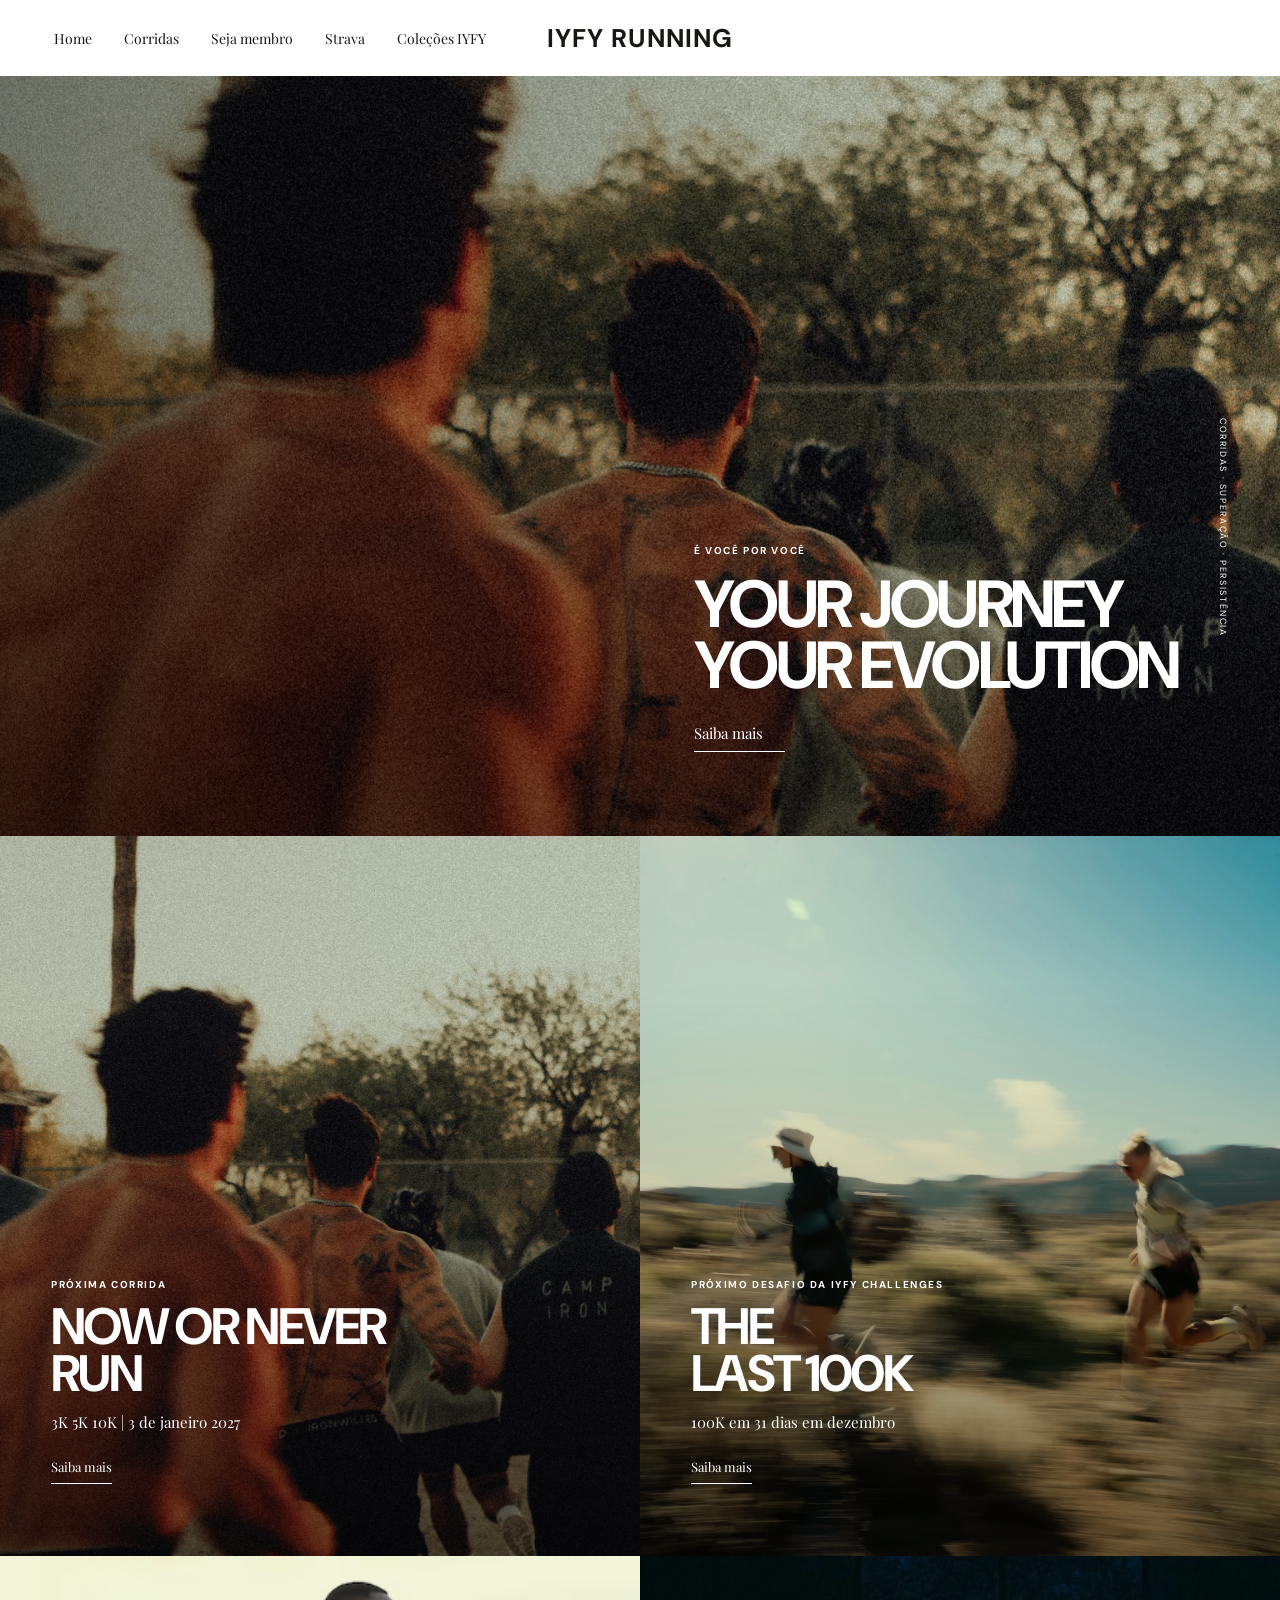
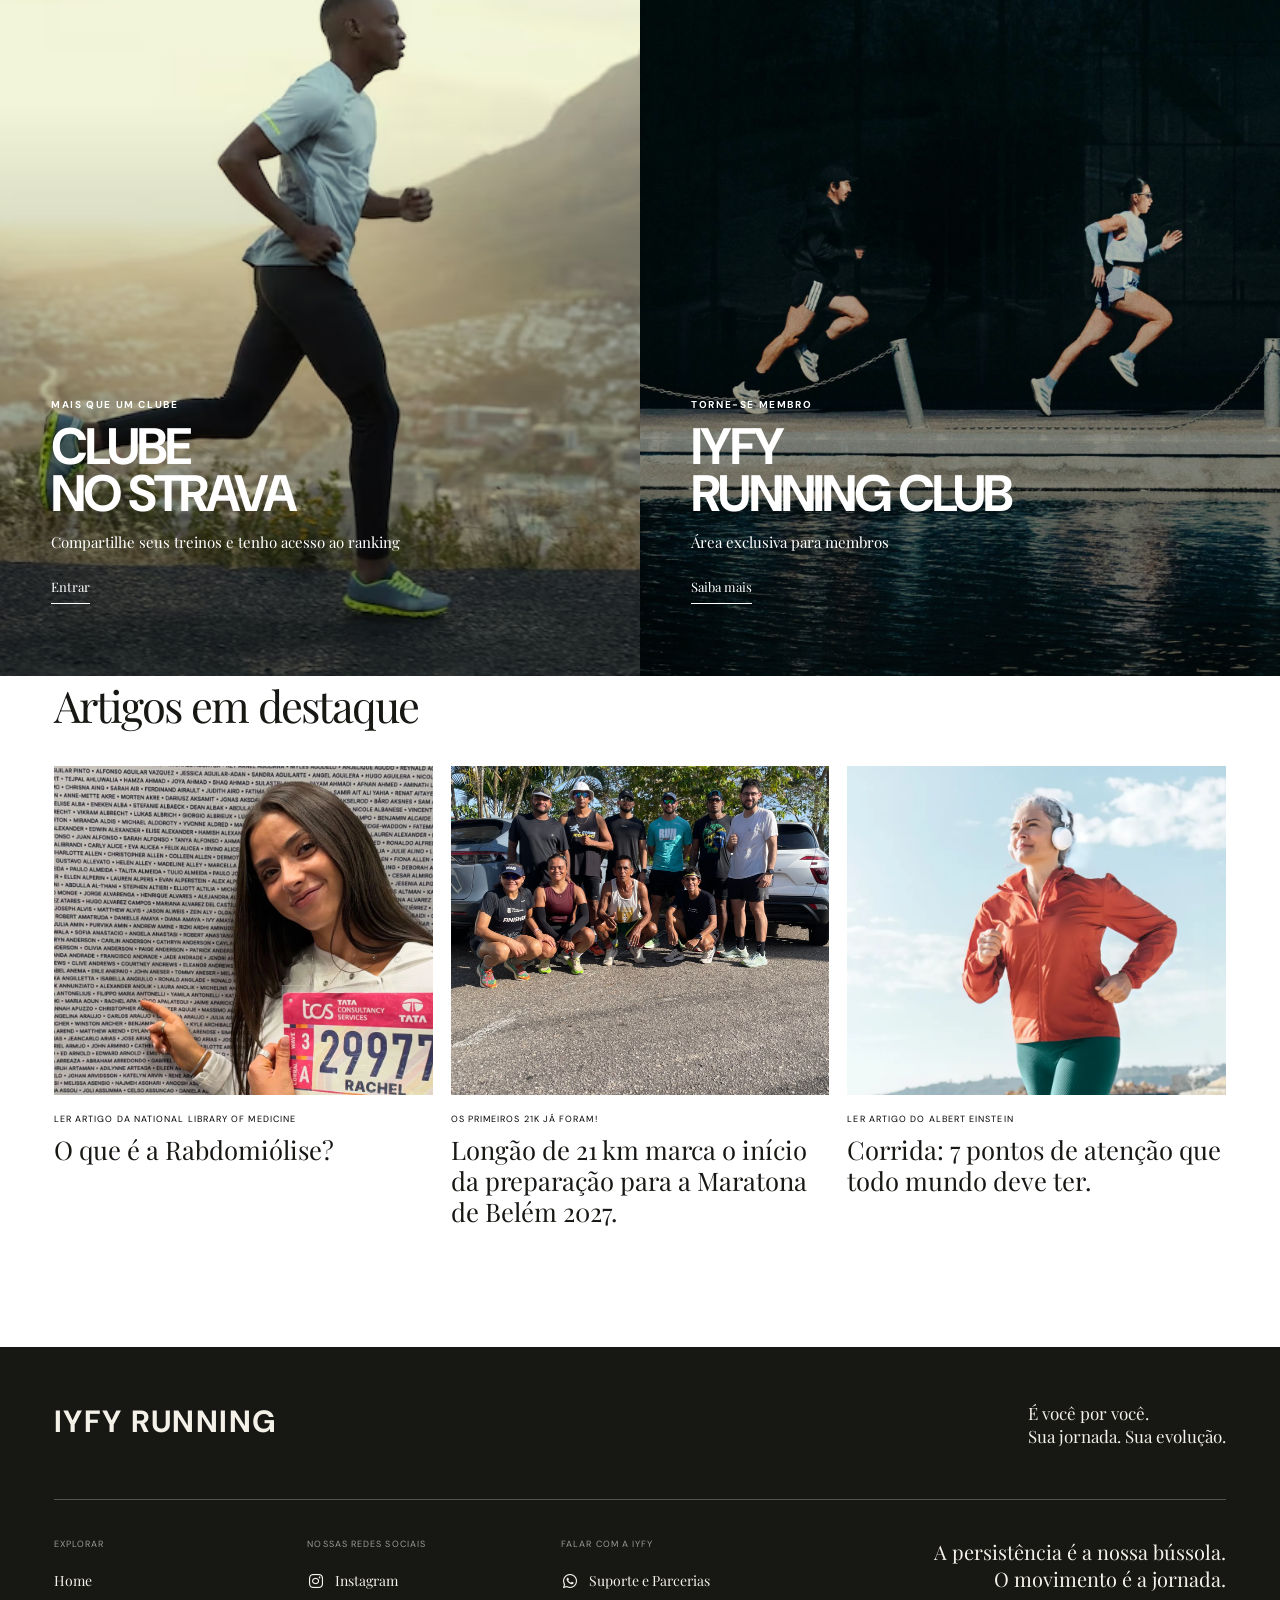
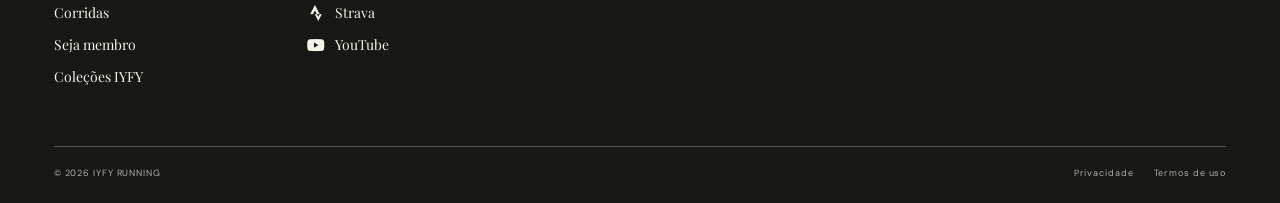
<file: index.html>
<!DOCTYPE html>

<html lang="pt-BR">

<head>

  <meta charset="UTF-8">

  <meta name="viewport" content="width=device-width, initial-scale=1.0">

  <title>IYFY RUNNING</title>

  <link rel="preconnect" href="https://fonts.googleapis.com">

  <link rel="preconnect" href="https://fonts.gstatic.com" crossorigin>

  <link href="https://fonts.googleapis.com/css2?family=DM+Sans:wght@400;500;600;700&family=Playfair+Display:ital,wght@0,400;0,500;1,400&display=swap" rel="stylesheet">

  <link rel="stylesheet" href="https://cdnjs.cloudflare.com/ajax/libs/font-awesome/6.5.1/css/all.min.css">

  <link rel="stylesheet" href="style.css">

</head>

<body>

  <header class="header">

    <button class="menu-toggle" aria-label="Abrir menu" aria-expanded="false">

      <span></span>

      <span></span>

    </button>

    <nav class="navigation" id="navigation">

      <a href="#shop">Home</a>

      <a href="runnings.html">Corridas</a>

      <a href="iyfyclub.html">Seja membro</a>

      <a href="https://www.strava.com/clubs/2240885">Strava</a>

      <a href="iyfyrunners.html">Coleções IYFY</a>

    </nav>

    <a href="#home" class="logo">IYFY RUNNING</a>

    

  </header>

  <main id="home">

    <section class="hero">

      <img

        src="run.jpeg"

        alt="Grupo de amigos correndo"

        class="hero-image"

      >

      <div class="hero-overlay"></div>

      <div class="hero-content">

        <p class="eyebrow">É VOCÊ POR VOCÊ</p>

        <h1>YOUR JOURNEY<br>YOUR EVOLUTION</h1>

        <a href="https://www.instagram.com/iyfyrunning/" class="discover-link">

          Saiba mais <span></span>

        </a>

      </div>

      <span class="hero-counter"> <span></span> </span>

      <span class="hero-side">CORRIDAS · SUPERAÇÃO · PERSISTÊNCIA</span>

    </section>

    <section class="feature-grid" id="projects">

      <a href="runnings.html" class="feature-card">

        <img

          src="run.jpeg"

          alt="Grupo de amigos correndo"

        >

        <div class="feature-overlay"></div>

        <div class="feature-content">

          <p class="eyebrow">PRÓXIMA CORRIDA</p>

          <h2>NOW OR NEVER<br>RUN</h2>

          <p class="feature-description">

            3K 5K 10K | 3 de janeiro 2027

          </p>

          <span class="discover-link">Saiba mais </span>

        </div>

      </a>

      <a href="#journal" class="feature-card">

        <img

          src="runningtwomen.webp"

          alt="Duas pessoas correndo"

        >

        <div class="feature-overlay green-overlay"></div>

        <div class="feature-content">

          <p class="eyebrow">PRÓXIMO DESAFIO DA IYFY CHALLENGES</p>

          <h2>THE<br>LAST 100K</h2>

          <p class="feature-description">

            100K em 31 dias em dezembro

          </p>

          <span class="discover-link">Saiba mais </span>

        </div>

      </a>

      <a href="https://www.strava.com/clubs/2240885" class="feature-card">

        <img

          src="outdoor-shot-active-dark-skinned-man-running-morning-has-regular-trainings-dressed-tracksuit-comfort.jpg"

          alt="Atletas correndo"

        >

        <div class="feature-overlay green-overlay"></div>

        <div class="feature-content">

          <p class="eyebrow">MAIS QUE UM CLUBE</p>

          <h2>CLUBE<br>NO STRAVA</h2>

          <p class="feature-description">

            Compartilhe seus treinos e tenho acesso ao ranking

          </p>

          <span class="discover-link">Entrar </span>

        </div>

      </a>

      <a href="iyfyclub.html" class="feature-card">

        <img

          src="logoiyfy.jpeg"

          alt="Atletas correndo"

        >

        <div class="feature-overlay green-overlay"></div>

        <div class="feature-content">

          <p class="eyebrow">TORNE-SE MEMBRO</p>

          <h2>IYFY<br>RUNNING CLUB</h2>

          <p class="feature-description">

            Área exclusiva para membros

          </p>

          <span class="discover-link">Saiba mais </span>

        </div>

      </a>

    </section>

    <section class="journal" id="journal">

      <div class="section-heading">

        <div>

          

          <h2>Artigos em destaque</h2>

        </div>

      </div>

      <div class="journal-grid">

        <article class="journal-card">

          <a href="https://pmc.ncbi.nlm.nih.gov/articles/PMC4365849/" target="_blank" rel="noopener noreferrer" class="journal-image">

            <img

              src="02met-marathon-death-videoSixteenByNine3000-v2.webp"

              alt="Brasileira que morreu durante a Maratona de New York"

            >

          </a>

          <p class="journal-meta">LER ARTIGO DA NATIONAL LIBRARY OF MEDICINE</p>

          <h3>O que é a Rabdomiólise?</h3>

        </article>

        <article class="journal-card">

          <a href="https://www.instagram.com/p/DfyWTEDm7qO/?img_index=1" target="_blank" rel="noopener noreferrer" class="journal-image">

            <img

              src="longao-21k.jpeg"

              alt="Foto dos atletas pós longão"

            >

          </a>

          <p class="journal-meta">OS PRIMEIROS 21K JÁ FORAM!</p>

          <h3>Longão de 21 km marca o início da preparação para a Maratona de Belém 2027.</h3>

        </article>

        <article class="journal-card">

          <a href="https://www.einstein.br/n/vida-saudavel/corrida-7-pontos-de-atencao-que-todo-mundo-deve-ter" target="_blank" rel="noopener noreferrer" class="journal-image">

            <img

              src="running-health-benefits-1440x810.webp"

              alt="Mulher correndo"

            >

          </a>

          <p class="journal-meta">LER ARTIGO DO ALBERT EINSTEIN</p>

          <h3>Corrida: 7 pontos de atenção que todo mundo deve ter.</h3>

        </article>

      </div>

    </section>

  </main>

  <footer class="footer" id="shop">

    <div class="footer-top">

      <a href="#home" class="footer-logo">IYFY RUNNING</a>

      <p class="footer-tagline">

        É você por você.<br>

        Sua jornada. Sua evolução.

      </p>

    </div>

    <div class="footer-columns">

      <div class="footer-column">

        <p class="footer-label">EXPLORAR</p>

        <a href="#home">Home</a>

        <a href="runnings.html">Corridas</a>

        <a href="iyfyclub.html">Seja membro</a>

        <a href="iyfyrunners.html">Coleções IYFY</a>

      </div>

      <div class="footer-column">
  <p class="footer-label">NOSSAS REDES SOCIAIS</p>

  <a href="https://instagram.com/iyfyrunning" target="_blank" rel="noopener noreferrer">
    <i class="fa-brands fa-instagram"></i> Instagram
  </a>

  <a href="https://www.strava.com/clubs/2240885" target="_blank" rel="noopener noreferrer">
    <i class="fa-brands fa-strava"></i> Strava
  </a>

  <a href="https://www.youtube.com/@iyfyrunning" target="_blank" rel="noopener noreferrer">
    <i class="fa-brands fa-youtube"></i> YouTube
  </a>
</div>

      <div class="footer-column" id="partnerships">
  <p class="footer-label">FALAR COM A IYFY</p>

  <a href="https://wa.me/5591989058986" target="_blank" rel="noopener noreferrer">
    <i class="fa-brands fa-whatsapp"></i> Suporte e Parcerias
  </a>
</div>

      <div class="footer-note">

        A persistência é a nossa bússola.<br>

        O movimento é a jornada.

      </div>

    </div>

    <div class="footer-bottom">

      <span>© 2026 IYFY RUNNING</span>

      <div>

        <a href="#privacy">Privacidade</a>

        <a href="#terms">Termos de uso</a>

      </div>

    </div>

  </footer>

  <script src="script.js"></script>

</body>

</html>
</file>
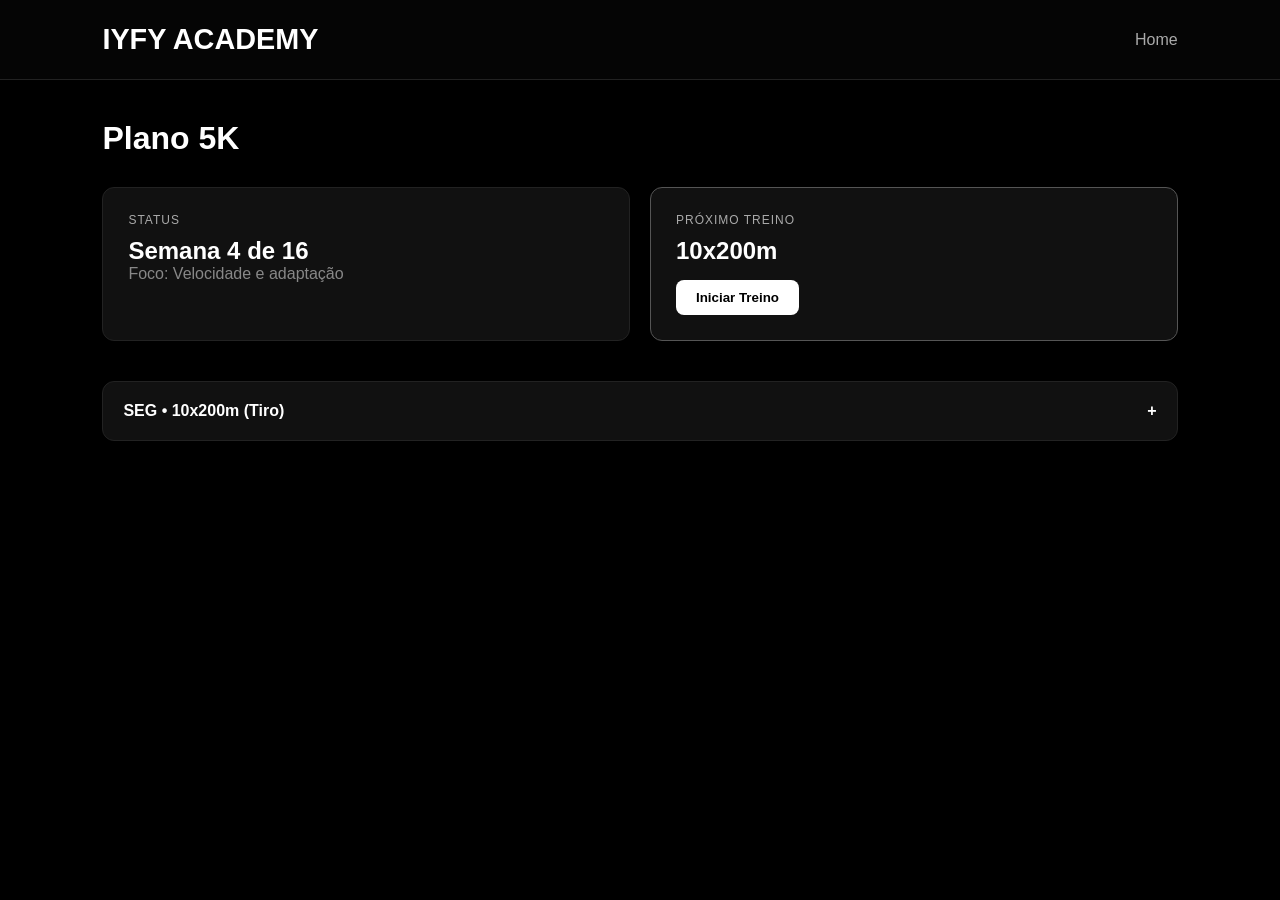
<file: 5k.html>
<!DOCTYPE html>
<html lang="pt-BR">
<head>
<meta charset="UTF-8">
<meta name="viewport" content="width=device-width, initial-scale=1.0">
<title>Treino 5K - IYFY Academy</title>
<style>
    /* RESET E BASE IGUAIS À HOME */
    *{ margin:0; padding:0; box-sizing:border-box; }
    body{ font-family:Arial, sans-serif; background:#000; color:#fff; }
    a{ text-decoration:none; color:inherit; }

    /* =========================
   HEADER
========================= */

.header{
    position:fixed;
    top:0;
    left:0;
    width:100%;
    height:80px;

    background:#050505;
    border-bottom:1px solid #222;

    display:flex;
    justify-content:space-between;
    align-items:center;

    padding:0 8%;

    z-index:1000;
}


/* LOGO */

.logo{
    font-size:1.8rem;
    font-weight:900;
    white-space:nowrap;
}


/* MENU */

.menu{
    display:flex;
    align-items:center;
    gap:25px;

    list-style:none;
}


/* LINK DO MENU */

.menu a{
    color:#aaa;
    font-size:1rem;

    text-decoration:none;

    transition:0.3s;
}

.menu a:hover{
    color:#fff;
}

    /* CONTAINER PRINCIPAL */
    .container{ padding:120px 8% 40px; max-width:1400px; margin:0 auto; }
    .page-title{ margin-bottom:30px; font-size:2rem; }

    /* CARDS DE DESTAQUE */
    .grid-top { display:grid; grid-template-columns: repeat(auto-fit, minmax(300px, 1fr)); gap:20px; margin-bottom:40px; }
    .card{ background:#111; border:1px solid #222; border-radius:12px; padding:25px; }
    .card.highlight { border-color: #555; }
    .badge { font-size:12px; color:#aaa; margin-bottom:10px; text-transform: uppercase; letter-spacing: 1px; }

    /* ACCORDION (LISTA DE TREINOS) */
    .accordion-item{ background:#111; border:1px solid #222; border-radius:12px; margin-bottom:10px; overflow:hidden; }
    .accordion-header{ width:100%; padding:20px; background:none; border:none; color:#fff; cursor:pointer; display:flex; justify-content:space-between; align-items:center; font-size:1rem; font-weight:600; text-align: left; }
    .accordion-header:hover { background: #161616; }
    .accordion-content{ display:none; padding: 0 20px 20px 20px; color:#aaa; line-height:1.6; border-top: 1px solid #222; padding-top: 15px;}

    /* BOTÃO */
    .btn{ display:inline-block; margin-top:15px; padding:10px 20px; background:#fff; color:#000; border-radius:8px; font-weight:bold; cursor:pointer; border:none; transition:0.2s; }
    .btn:hover{ background:#ddd; }

    /* =========================
   RESPONSIVO
========================= */

@media(max-width:700px){

    .header{
        height:70px;
        padding:0 20px;
    }

    .logo{
        font-size:1.3rem;
    }

    .menu{
        gap:15px;
    }

    .menu a{
        font-size:0.95rem;
    }

    .container{
        padding:100px 15px 30px;
    }

    .plan-header{
        padding:20px;
    }

}


/* =========================
   CELULARES PEQUENOS
========================= */

@media(max-width:400px){

    .header{
        padding:0 15px;
    }

    .logo{
        font-size:1.1rem;
    }

    .menu{
        gap:10px;
    }

    .menu a{
        font-size:0.9rem;
    }

}
</style>
</head>
<body>

<header class="header">
    <div class="logo">
        IYFY ACADEMY
    </div>

    <nav>
        <ul class="menu">

            <li>
                <a href="index.html">
                    Home
                </a>
            </li>

        </ul>
    </nav>
</header>

<main class="container">
    <h1 class="page-title">Plano 5K</h1>

    <div class="grid-top">
        <div class="card">
            <div class="badge">Status</div>
            <h2>Semana 4 de 16</h2>
            <p style="color:#888;">Foco: Velocidade e adaptação</p>
        </div>
        <div class="card highlight">
            <div class="badge">Próximo Treino</div>
            <h2>10x200m</h2>
            <button class="btn">Iniciar Treino</button>
        </div>
    </div>

    <div class="accordion">
        <!-- Exemplo de item -->
        <div class="accordion-item">
            <button class="accordion-header">
                <span>SEG • 10x200m (Tiro)</span>
                <span>+</span>
            </button>
            <div class="accordion-content">
                <p><strong>Aquecimento:</strong> 10 min trote leve.</p>
                <p><strong>Treino:</strong> 10 x 200m forte com 1min de descanso.</p>
            </div>
        </div>
        <!-- Repita para outros dias -->
    </div>
</main>

<script>
    document.querySelectorAll(".accordion-header").forEach(item => {
        item.addEventListener("click", () => {
            const content = item.nextElementSibling;
            const isOpen = content.style.display === "block";
            content.style.display = isOpen ? "none" : "block";
            item.querySelector("span:last-child").innerText = isOpen ? "+" : "−";
        });
    });
</script>
</body>
</html>
</file>
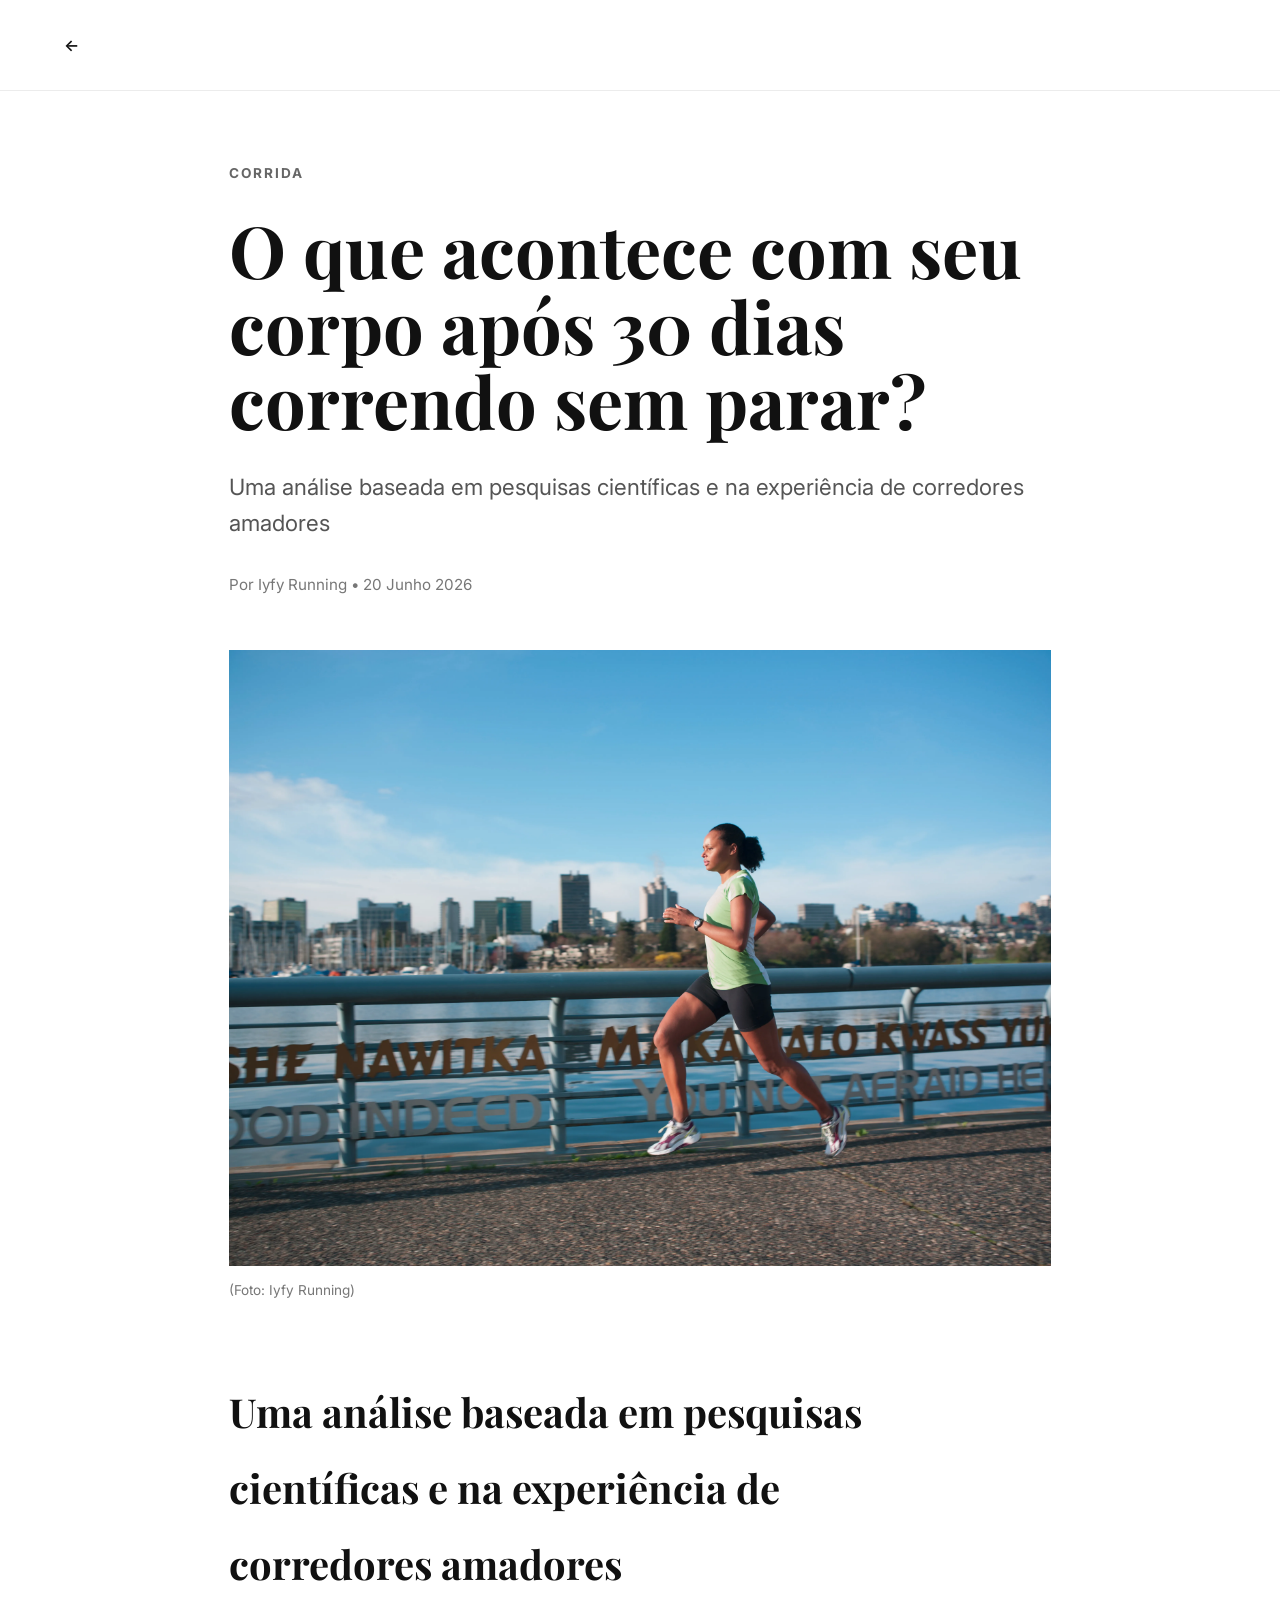
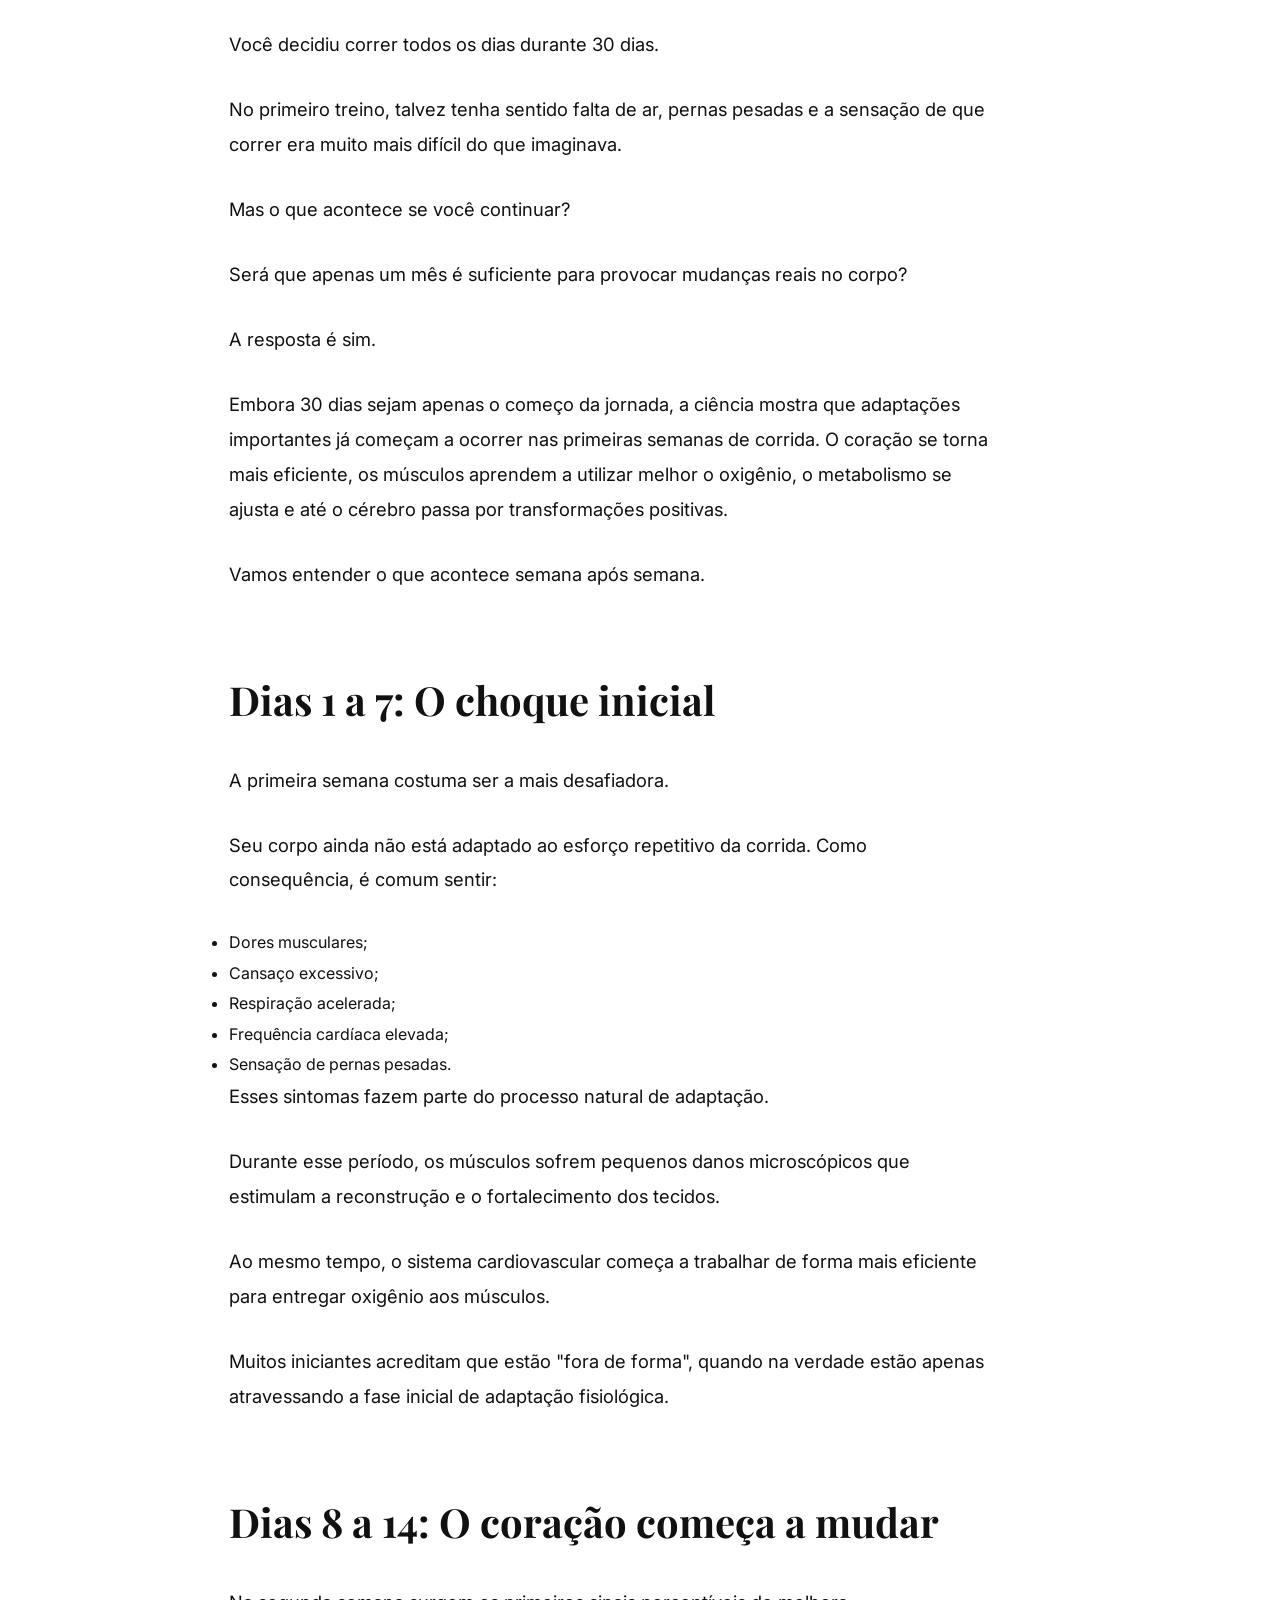
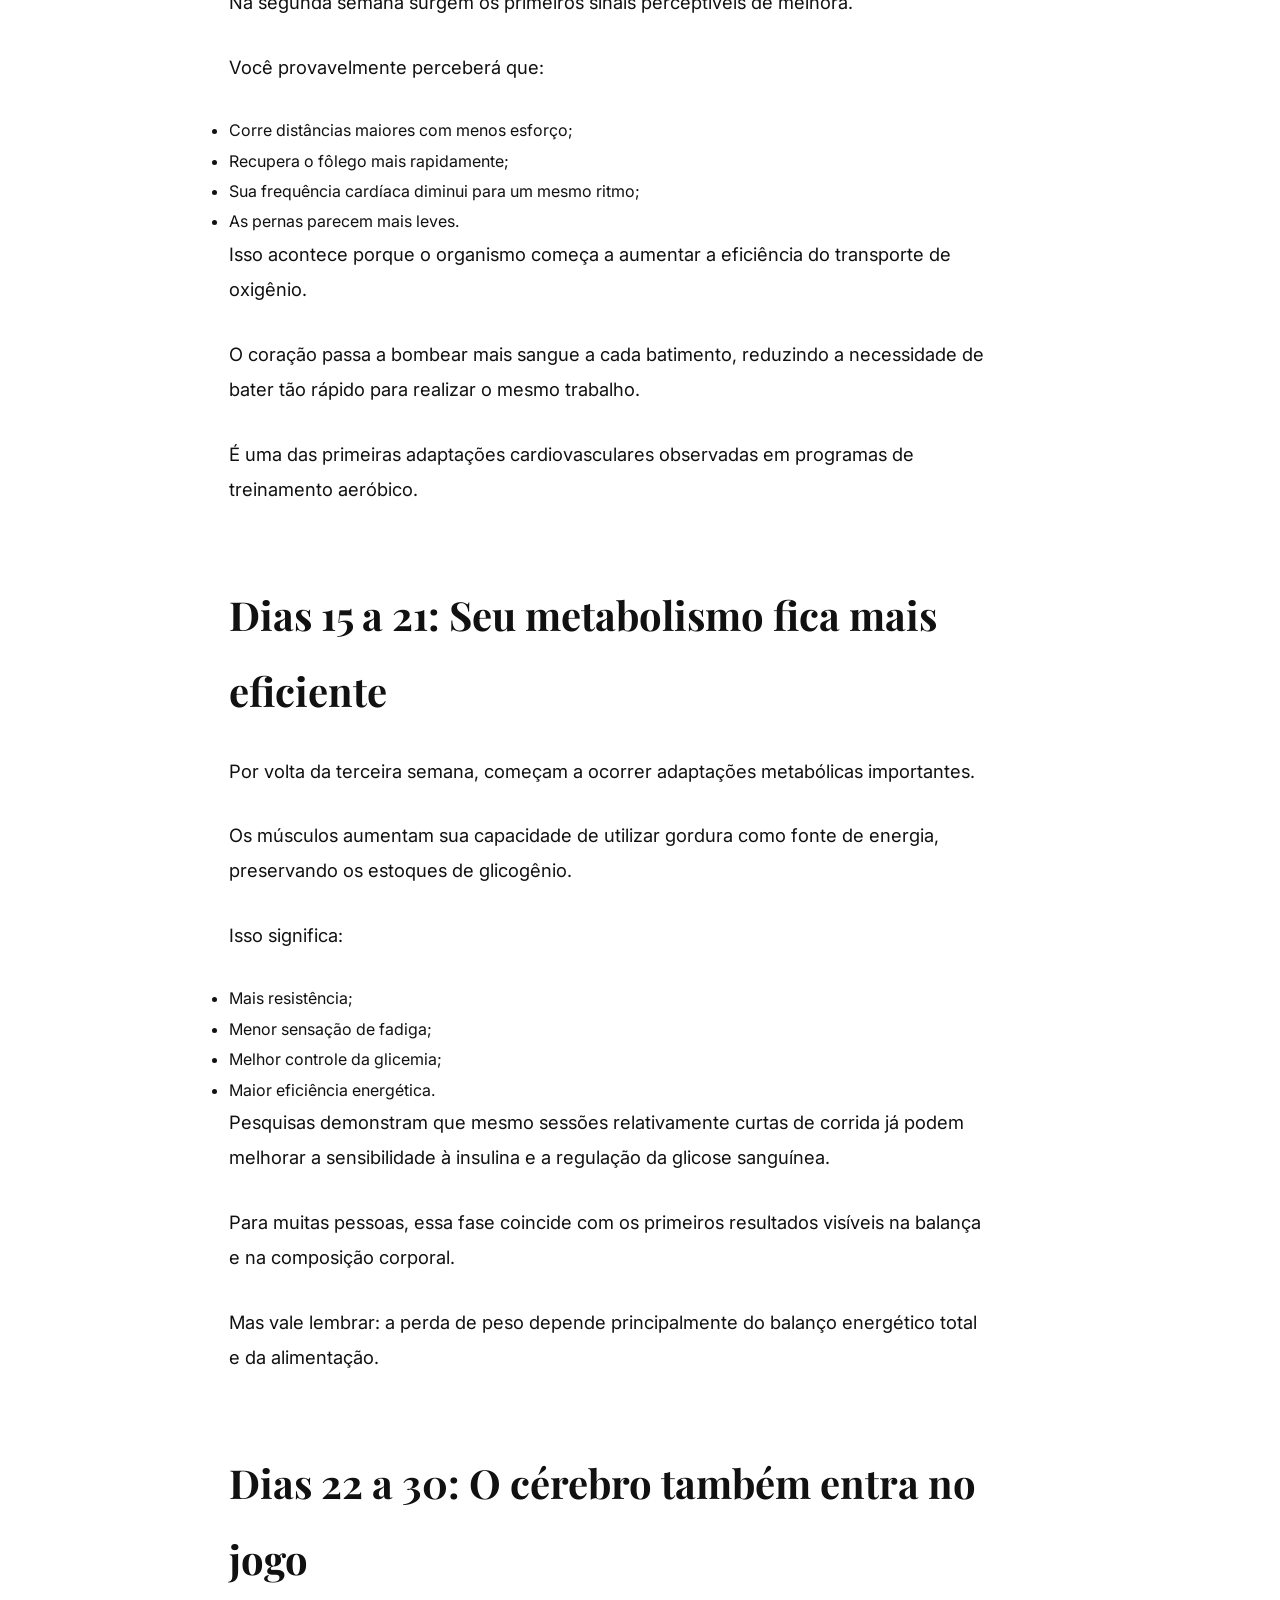
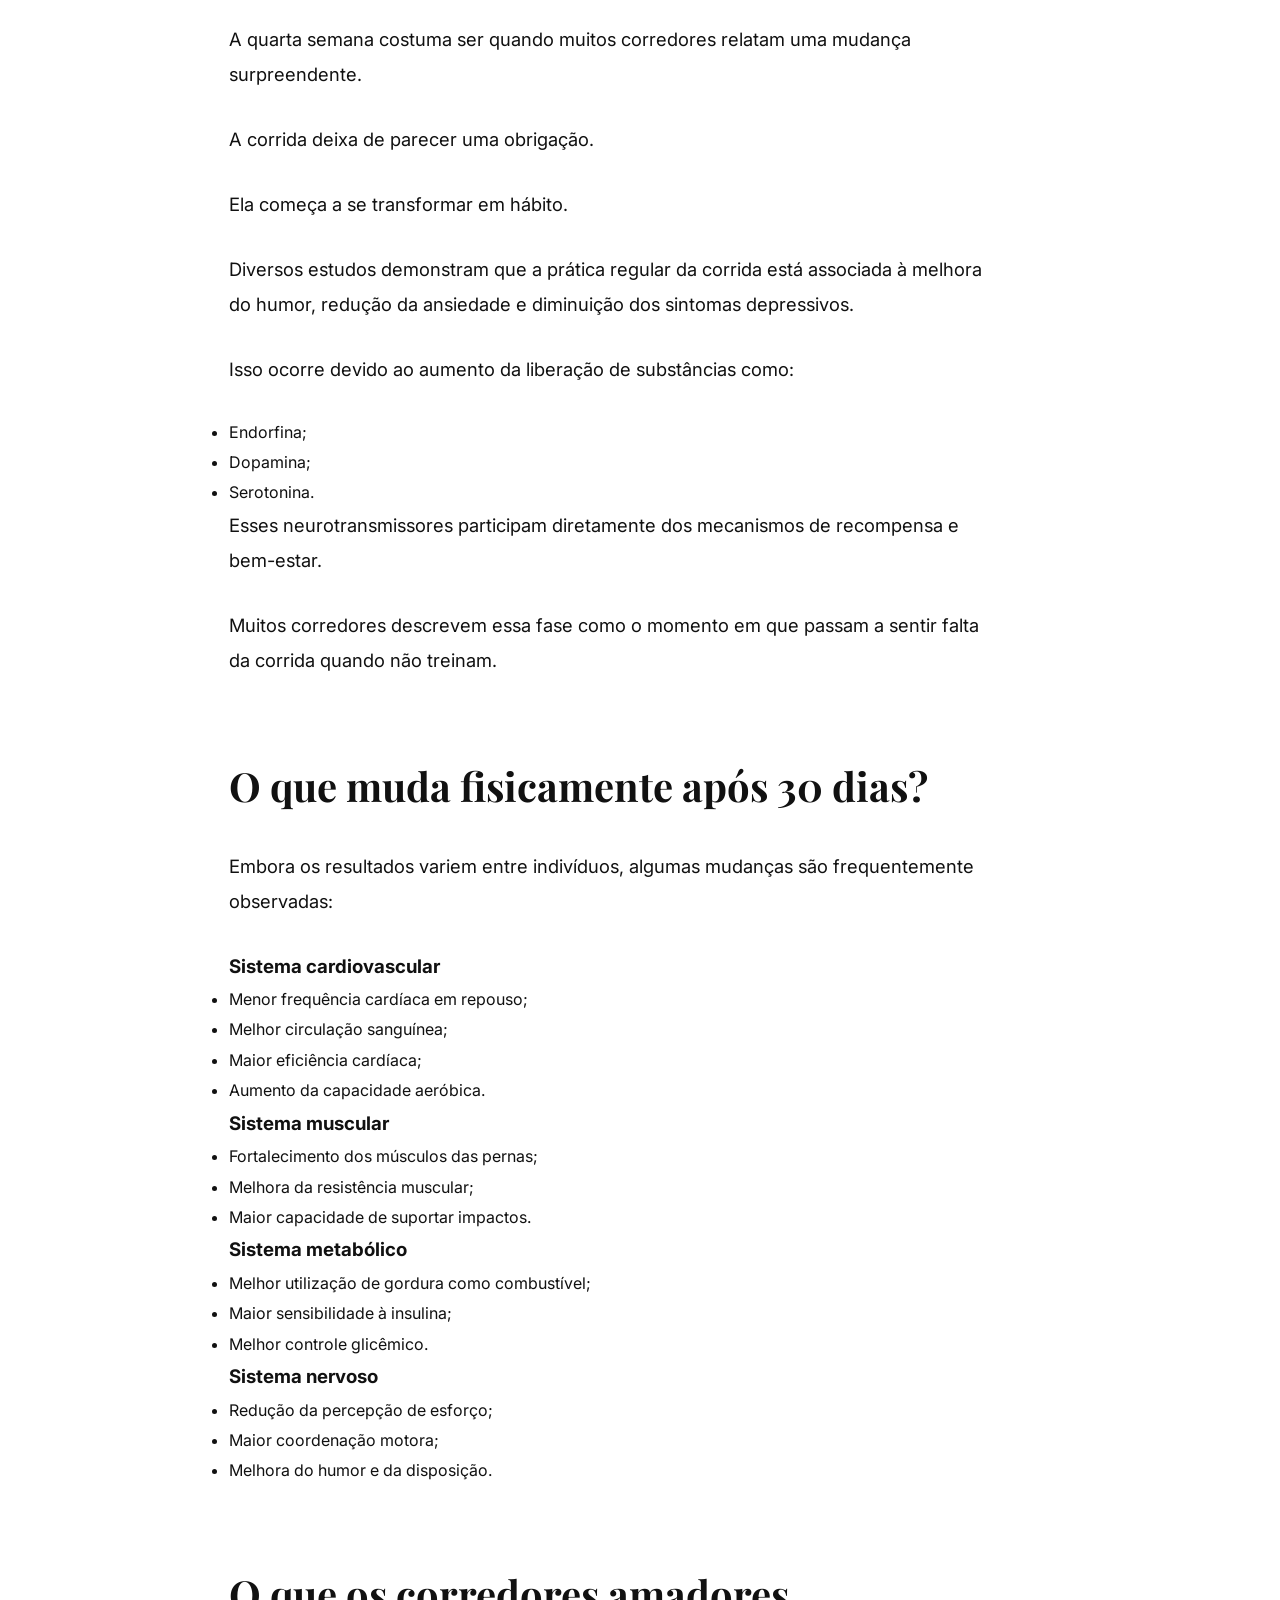
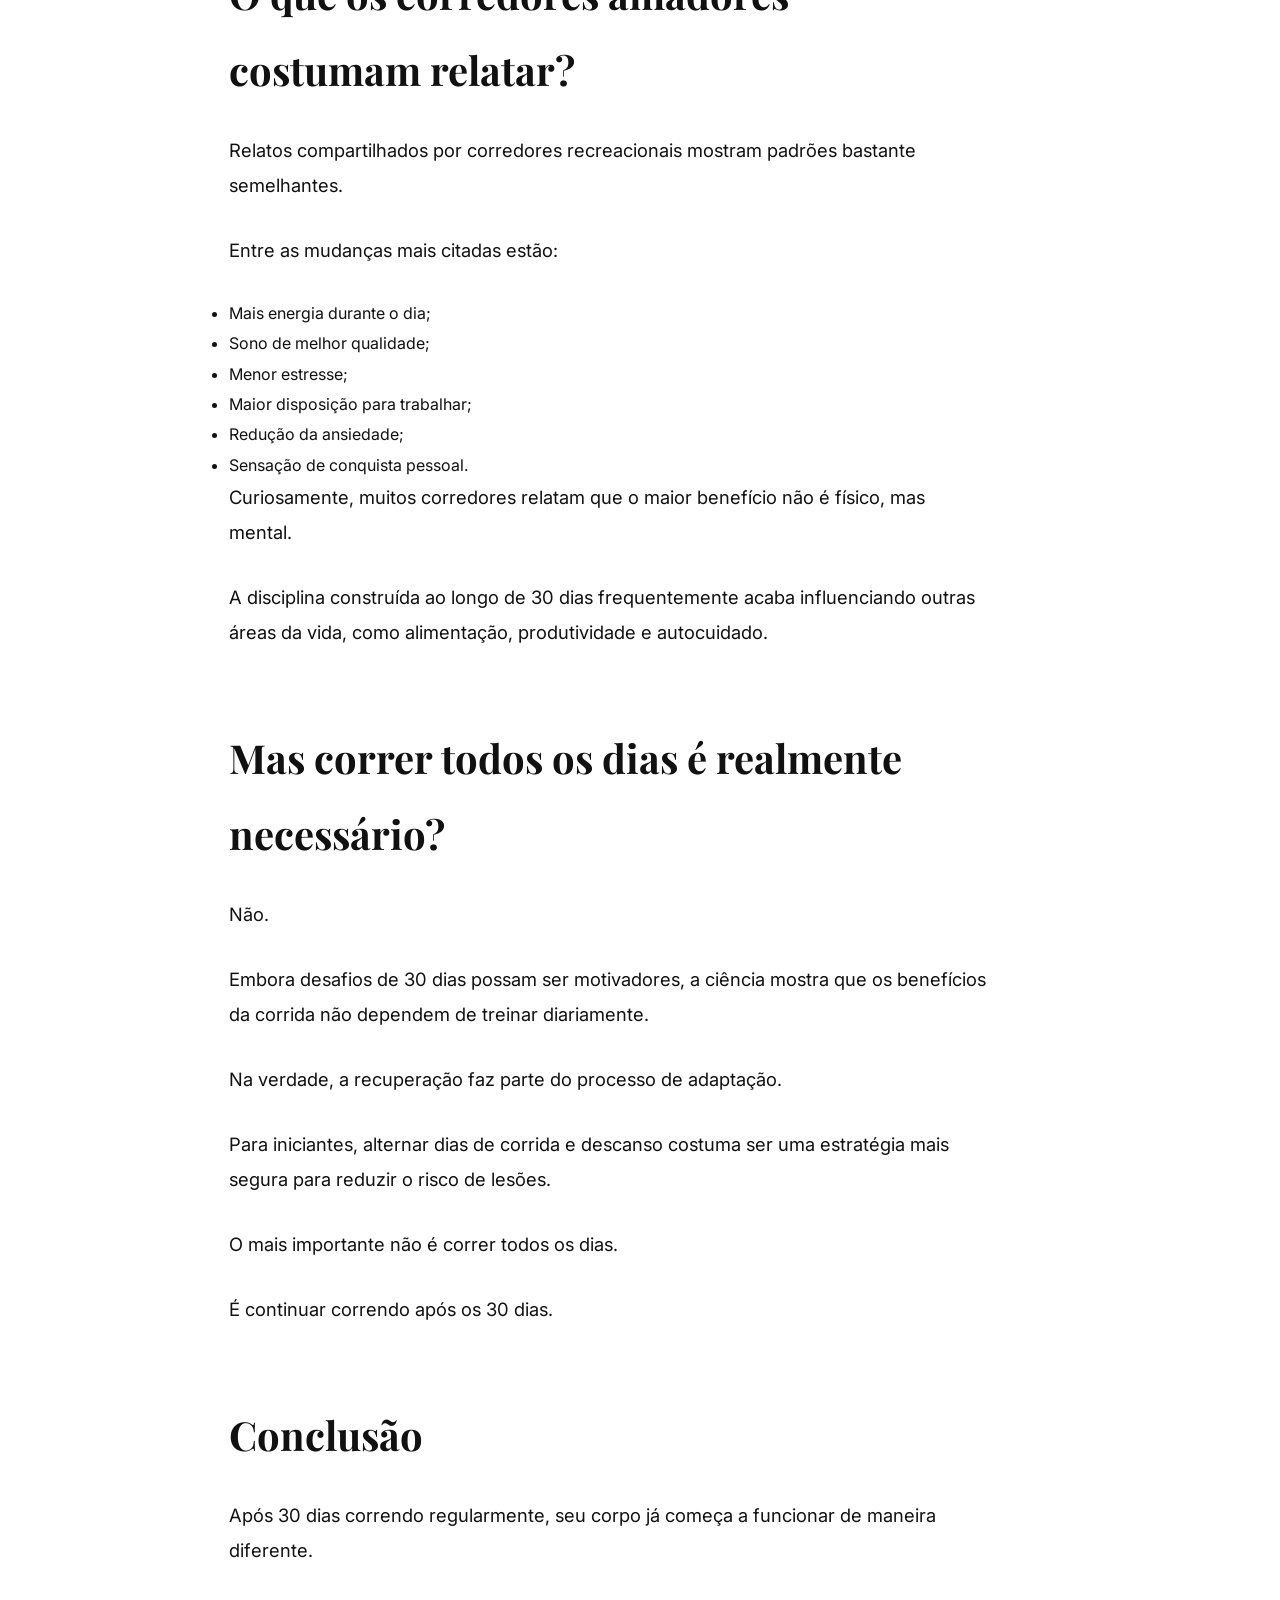
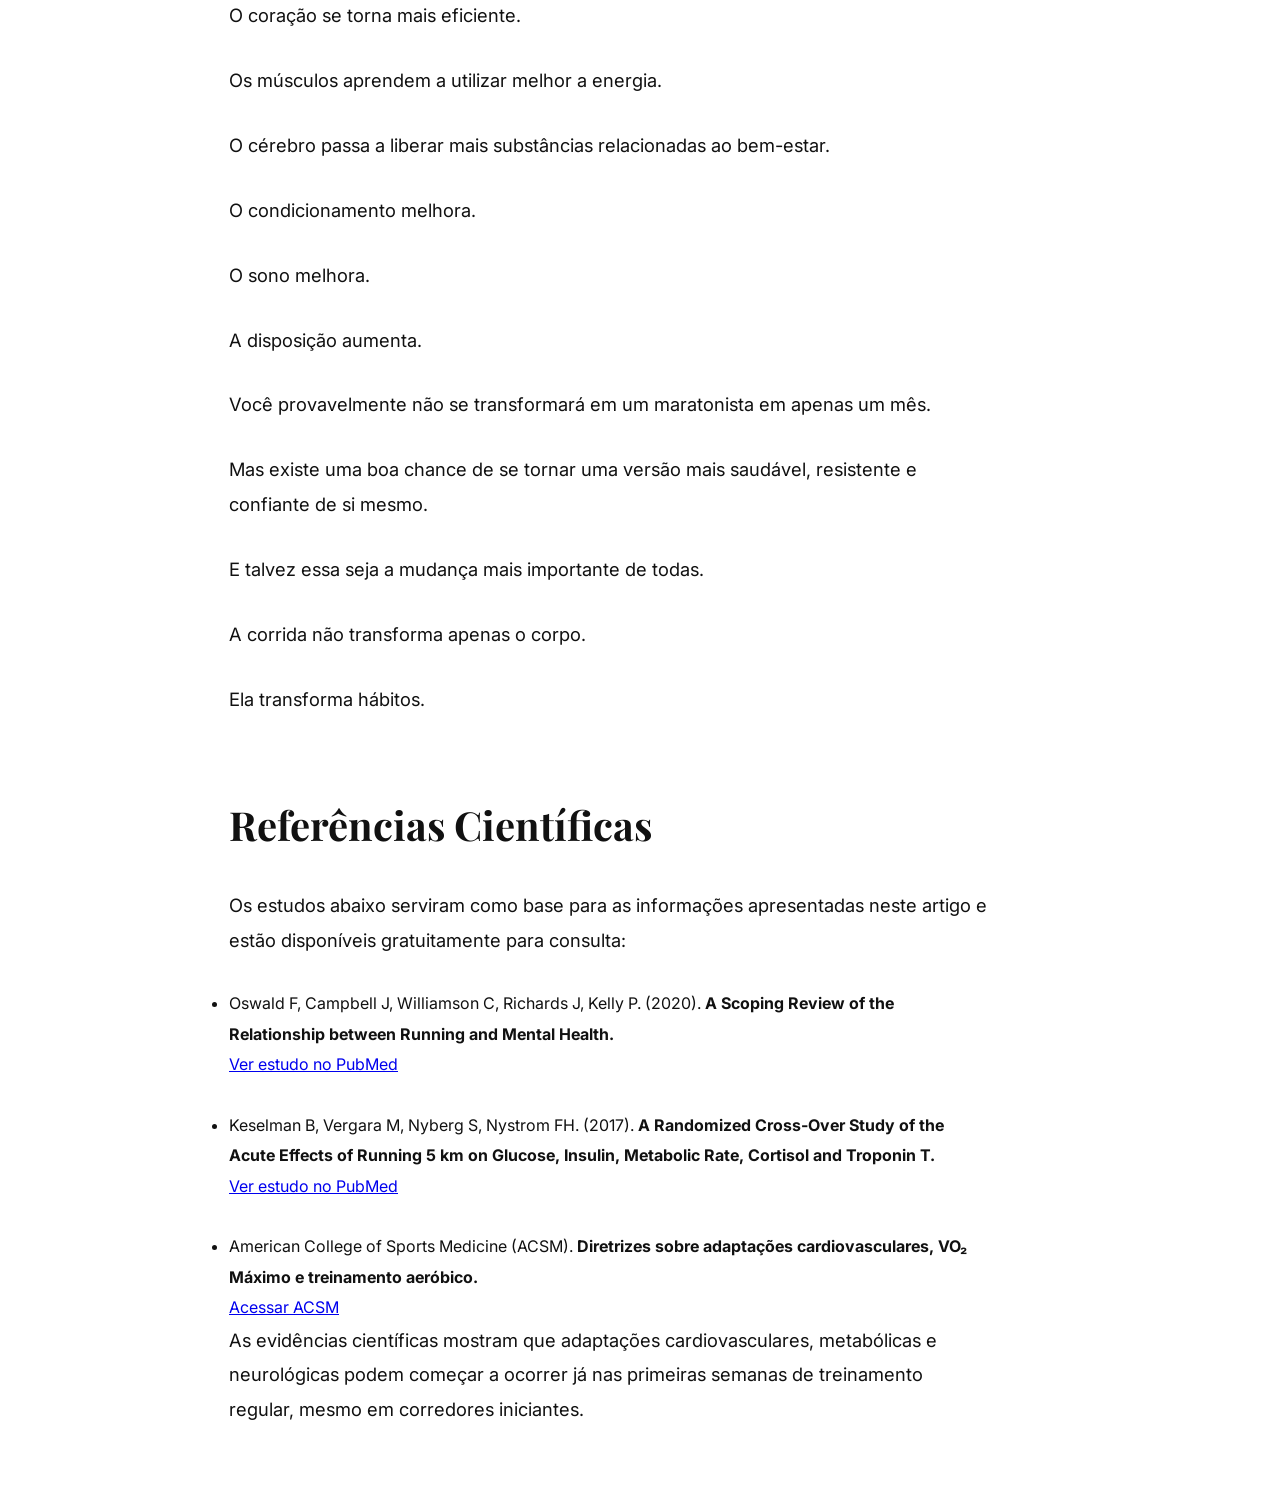
<file: art2.html>
<!DOCTYPE html>
<html lang="pt-BR">

<head>

<meta charset="UTF-8">
<meta name="viewport" content="width=device-width, initial-scale=1.0">

<title>O que acontece com seu corpo após 30 dias correndo sem parar?</title>

<link rel="stylesheet" href="article.css">

<link rel="preconnect" href="https://fonts.googleapis.com">

<link href="https://fonts.googleapis.com/css2?family=Inter:wght@300;400;500;600;700&family=Playfair+Display:wght@500;600;700;800&display=swap" rel="stylesheet">

</head>

<body>

<header class="article-header">

<a href="index.html" class="back-link">
←
</a>

</header>

<main class="article-container">

<div class="article-category">
Corrida
</div>

<h1 class="article-title">
O que acontece com seu corpo após 30 dias correndo sem parar?
</h1>

<p class="article-subtitle">
Uma análise baseada em pesquisas científicas e na experiência de 
corredores amadores
</p>

<div class="article-meta">
Por Iyfy Running • 20 Junho 2026
</div>

<figure class="article-image">

<img src="womenrunner.webp" alt="Corrida">

<figcaption>
(Foto: Iyfy Running)
</figcaption>

</figure>

<article class="article-content">

<h2>Uma análise baseada em pesquisas científicas e na experiência de corredores amadores</h2>

<p>
Você decidiu correr todos os dias durante 30 dias.
</p>

<p>
No primeiro treino, talvez tenha sentido falta de ar, pernas pesadas e a sensação de que correr era muito mais difícil do que imaginava.
</p>

<p>
Mas o que acontece se você continuar?
</p>

<p>
Será que apenas um mês é suficiente para provocar mudanças reais no corpo?
</p>

<p>
A resposta é sim.
</p>

<p>
Embora 30 dias sejam apenas o começo da jornada, a ciência mostra que adaptações importantes já começam a ocorrer nas primeiras semanas de corrida. O coração se torna mais eficiente, os músculos aprendem a utilizar melhor o oxigênio, o metabolismo se ajusta e até o cérebro passa por transformações positivas.
</p>

<p>
Vamos entender o que acontece semana após semana.
</p>

<h2>Dias 1 a 7: O choque inicial</h2>

<p>
A primeira semana costuma ser a mais desafiadora.
</p>

<p>
Seu corpo ainda não está adaptado ao esforço repetitivo da corrida. Como consequência, é comum sentir:
</p>

<ul>
<li>Dores musculares;</li>
<li>Cansaço excessivo;</li>
<li>Respiração acelerada;</li>
<li>Frequência cardíaca elevada;</li>
<li>Sensação de pernas pesadas.</li>
</ul>

<p>
Esses sintomas fazem parte do processo natural de adaptação.
</p>

<p>
Durante esse período, os músculos sofrem pequenos danos microscópicos que estimulam a reconstrução e o fortalecimento dos tecidos.
</p>

<p>
Ao mesmo tempo, o sistema cardiovascular começa a trabalhar de forma mais eficiente para entregar oxigênio aos músculos.
</p>

<p>
Muitos iniciantes acreditam que estão "fora de forma", quando na verdade estão apenas atravessando a fase inicial de adaptação fisiológica.
</p>

<h2>Dias 8 a 14: O coração começa a mudar</h2>

<p>
Na segunda semana surgem os primeiros sinais perceptíveis de melhora.
</p>

<p>
Você provavelmente perceberá que:
</p>

<ul>
<li>Corre distâncias maiores com menos esforço;</li>
<li>Recupera o fôlego mais rapidamente;</li>
<li>Sua frequência cardíaca diminui para um mesmo ritmo;</li>
<li>As pernas parecem mais leves.</li>
</ul>

<p>
Isso acontece porque o organismo começa a aumentar a eficiência do transporte de oxigênio.
</p>

<p>
O coração passa a bombear mais sangue a cada batimento, reduzindo a necessidade de bater tão rápido para realizar o mesmo trabalho.
</p>

<p>
É uma das primeiras adaptações cardiovasculares observadas em programas de treinamento aeróbico.
</p>

<h2>Dias 15 a 21: Seu metabolismo fica mais eficiente</h2>

<p>
Por volta da terceira semana, começam a ocorrer adaptações metabólicas importantes.
</p>

<p>
Os músculos aumentam sua capacidade de utilizar gordura como fonte de energia, preservando os estoques de glicogênio.
</p>

<p>
Isso significa:
</p>

<ul>
<li>Mais resistência;</li>
<li>Menor sensação de fadiga;</li>
<li>Melhor controle da glicemia;</li>
<li>Maior eficiência energética.</li>
</ul>

<p>
Pesquisas demonstram que mesmo sessões relativamente curtas de corrida já podem melhorar a sensibilidade à insulina e a regulação da glicose sanguínea.
</p>

<p>
Para muitas pessoas, essa fase coincide com os primeiros resultados visíveis na balança e na composição corporal.
</p>

<p>
Mas vale lembrar: a perda de peso depende principalmente do balanço energético total e da alimentação.
</p>

<h2>Dias 22 a 30: O cérebro também entra no jogo</h2>

<p>
A quarta semana costuma ser quando muitos corredores relatam uma mudança surpreendente.
</p>

<p>
A corrida deixa de parecer uma obrigação.
</p>

<p>
Ela começa a se transformar em hábito.
</p>

<p>
Diversos estudos demonstram que a prática regular da corrida está associada à melhora do humor, redução da ansiedade e diminuição dos sintomas depressivos.
</p>

<p>
Isso ocorre devido ao aumento da liberação de substâncias como:
</p>

<ul>
<li>Endorfina;</li>
<li>Dopamina;</li>
<li>Serotonina.</li>
</ul>

<p>
Esses neurotransmissores participam diretamente dos mecanismos de recompensa e bem-estar.
</p>

<p>
Muitos corredores descrevem essa fase como o momento em que passam a sentir falta da corrida quando não treinam.
</p>

<h2>O que muda fisicamente após 30 dias?</h2>

<p>
Embora os resultados variem entre indivíduos, algumas mudanças são frequentemente observadas:
</p>

<h3>Sistema cardiovascular</h3>

<ul>
<li>Menor frequência cardíaca em repouso;</li>
<li>Melhor circulação sanguínea;</li>
<li>Maior eficiência cardíaca;</li>
<li>Aumento da capacidade aeróbica.</li>
</ul>

<h3>Sistema muscular</h3>

<ul>
<li>Fortalecimento dos músculos das pernas;</li>
<li>Melhora da resistência muscular;</li>
<li>Maior capacidade de suportar impactos.</li>
</ul>

<h3>Sistema metabólico</h3>

<ul>
<li>Melhor utilização de gordura como combustível;</li>
<li>Maior sensibilidade à insulina;</li>
<li>Melhor controle glicêmico.</li>
</ul>

<h3>Sistema nervoso</h3>

<ul>
<li>Redução da percepção de esforço;</li>
<li>Maior coordenação motora;</li>
<li>Melhora do humor e da disposição.</li>
</ul>

<h2>O que os corredores amadores costumam relatar?</h2>

<p>
Relatos compartilhados por corredores recreacionais mostram padrões bastante semelhantes.
</p>

<p>
Entre as mudanças mais citadas estão:
</p>

<ul>
<li>Mais energia durante o dia;</li>
<li>Sono de melhor qualidade;</li>
<li>Menor estresse;</li>
<li>Maior disposição para trabalhar;</li>
<li>Redução da ansiedade;</li>
<li>Sensação de conquista pessoal.</li>
</ul>

<p>
Curiosamente, muitos corredores relatam que o maior benefício não é físico, mas mental.
</p>

<p>
A disciplina construída ao longo de 30 dias frequentemente acaba influenciando outras áreas da vida, como alimentação, produtividade e autocuidado.
</p>

<h2>Mas correr todos os dias é realmente necessário?</h2>

<p>
Não.
</p>

<p>
Embora desafios de 30 dias possam ser motivadores, a ciência mostra que os benefícios da corrida não dependem de treinar diariamente.
</p>

<p>
Na verdade, a recuperação faz parte do processo de adaptação.
</p>

<p>
Para iniciantes, alternar dias de corrida e descanso costuma ser uma estratégia mais segura para reduzir o risco de lesões.
</p>

<p>
O mais importante não é correr todos os dias.
</p>

<p>
É continuar correndo após os 30 dias.
</p>

<h2>Conclusão</h2>

<p>
Após 30 dias correndo regularmente, seu corpo já começa a funcionar de maneira diferente.
</p>

<p>
O coração se torna mais eficiente.
</p>

<p>
Os músculos aprendem a utilizar melhor a energia.
</p>

<p>
O cérebro passa a liberar mais substâncias relacionadas ao bem-estar.
</p>

<p>
O condicionamento melhora.
</p>

<p>
O sono melhora.
</p>

<p>
A disposição aumenta.
</p>

<p>
Você provavelmente não se transformará em um maratonista em apenas um mês.
</p>

<p>
Mas existe uma boa chance de se tornar uma versão mais saudável, resistente e confiante de si mesmo.
</p>

<p>
E talvez essa seja a mudança mais importante de todas.
</p>

<p>
A corrida não transforma apenas o corpo.
</p>

<p>
Ela transforma hábitos.
</p>

<h2>Referências Científicas</h2>

<p>
Os estudos abaixo serviram como base para as informações apresentadas neste artigo e estão disponíveis gratuitamente para consulta:
</p>

<ul>

<li>
Oswald F, Campbell J, Williamson C, Richards J, Kelly P. (2020).
<strong>A Scoping Review of the Relationship between Running and Mental Health.</strong>
<br>
<a href="https://pubmed.ncbi.nlm.nih.gov/33139666/" target="_blank" rel="noopener">
Ver estudo no PubMed
</a>
</li>

<br>

<li>
Keselman B, Vergara M, Nyberg S, Nystrom FH. (2017).
<strong>A Randomized Cross-Over Study of the Acute Effects of Running 5 km on Glucose, Insulin, Metabolic Rate, Cortisol and Troponin T.</strong>
<br>
<a href="https://pubmed.ncbi.nlm.nih.gov/28622349/" target="_blank" rel="noopener">
Ver estudo no PubMed
</a>
</li>

<br>

<li>
American College of Sports Medicine (ACSM).
<strong>Diretrizes sobre adaptações cardiovasculares, VO₂ Máximo e treinamento aeróbico.</strong>
<br>
<a href="https://www.acsm.org/" target="_blank" rel="noopener">
Acessar ACSM
</a>
</li>

</ul>

<p>
As evidências científicas mostram que adaptações cardiovasculares, metabólicas e neurológicas podem começar a ocorrer já nas primeiras semanas de treinamento regular, mesmo em corredores iniciantes.
</p>


</article>


</main>

</body>

</html>
</file>
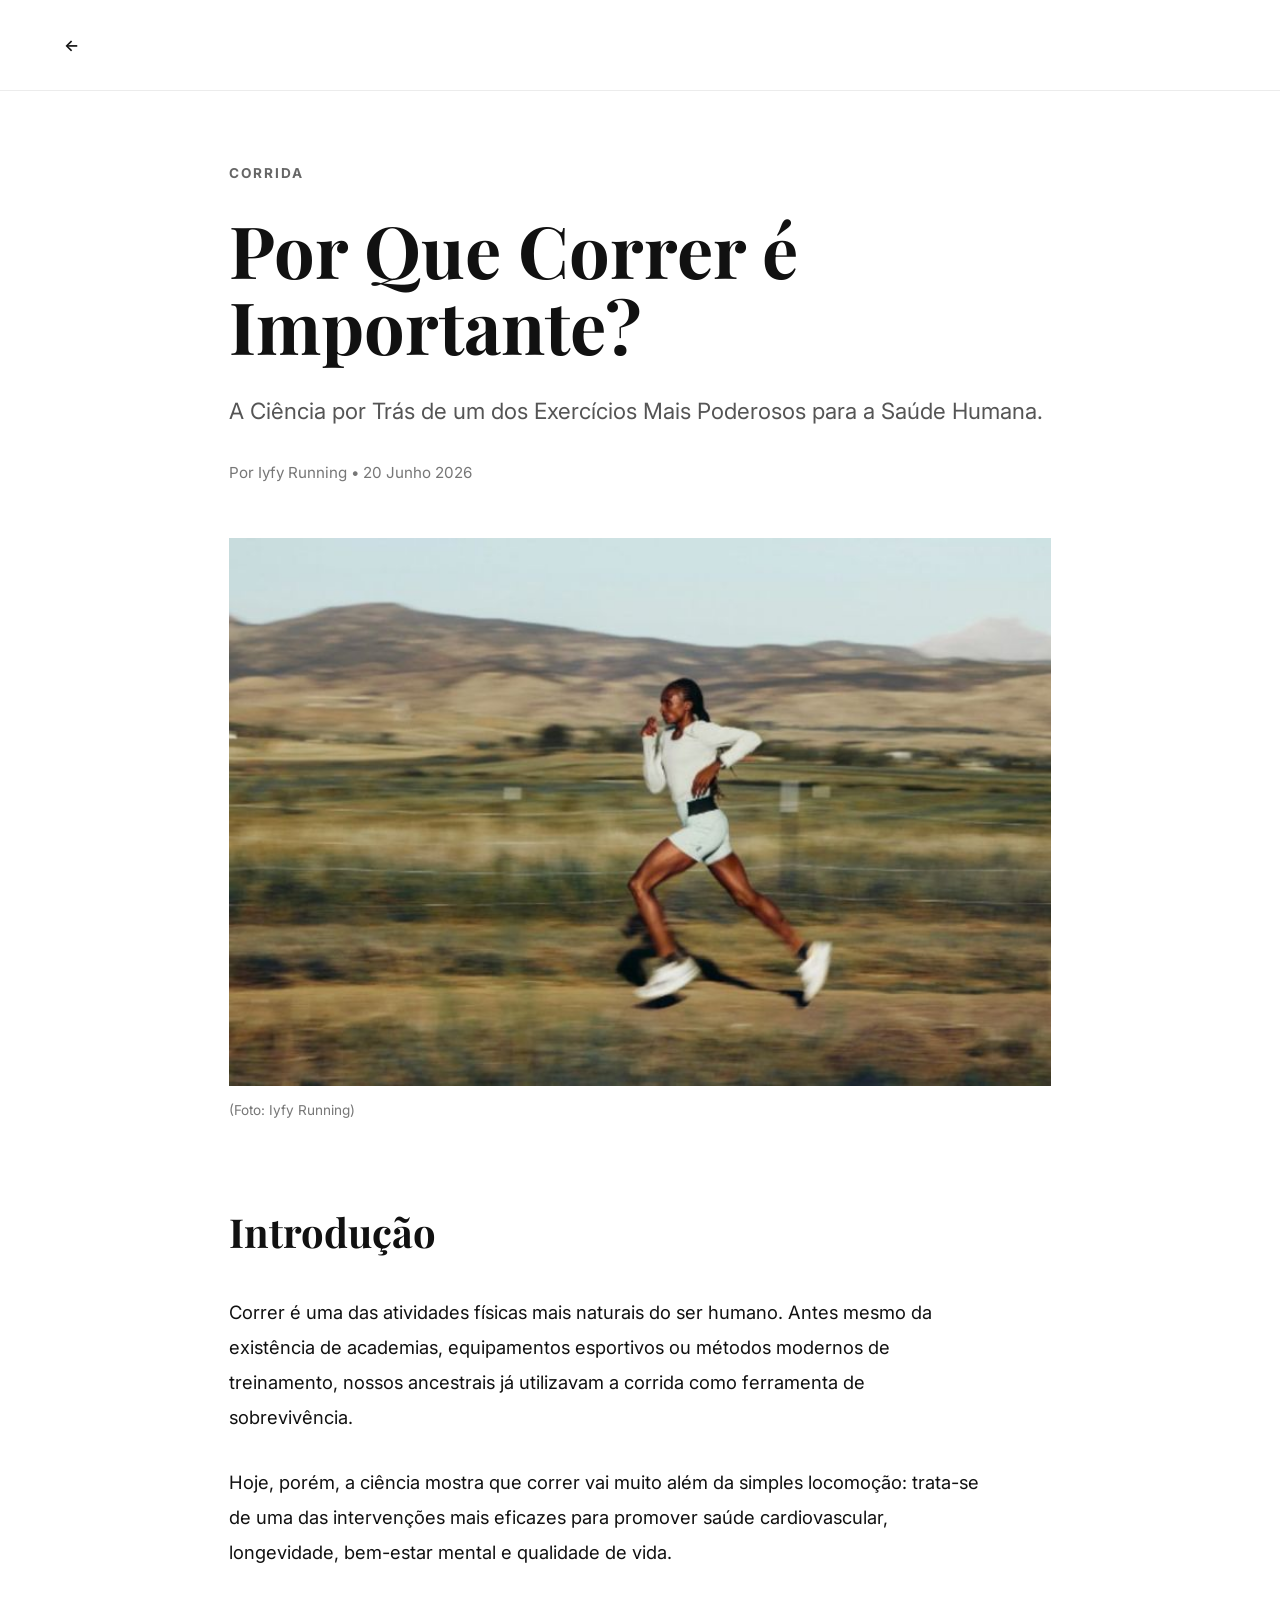
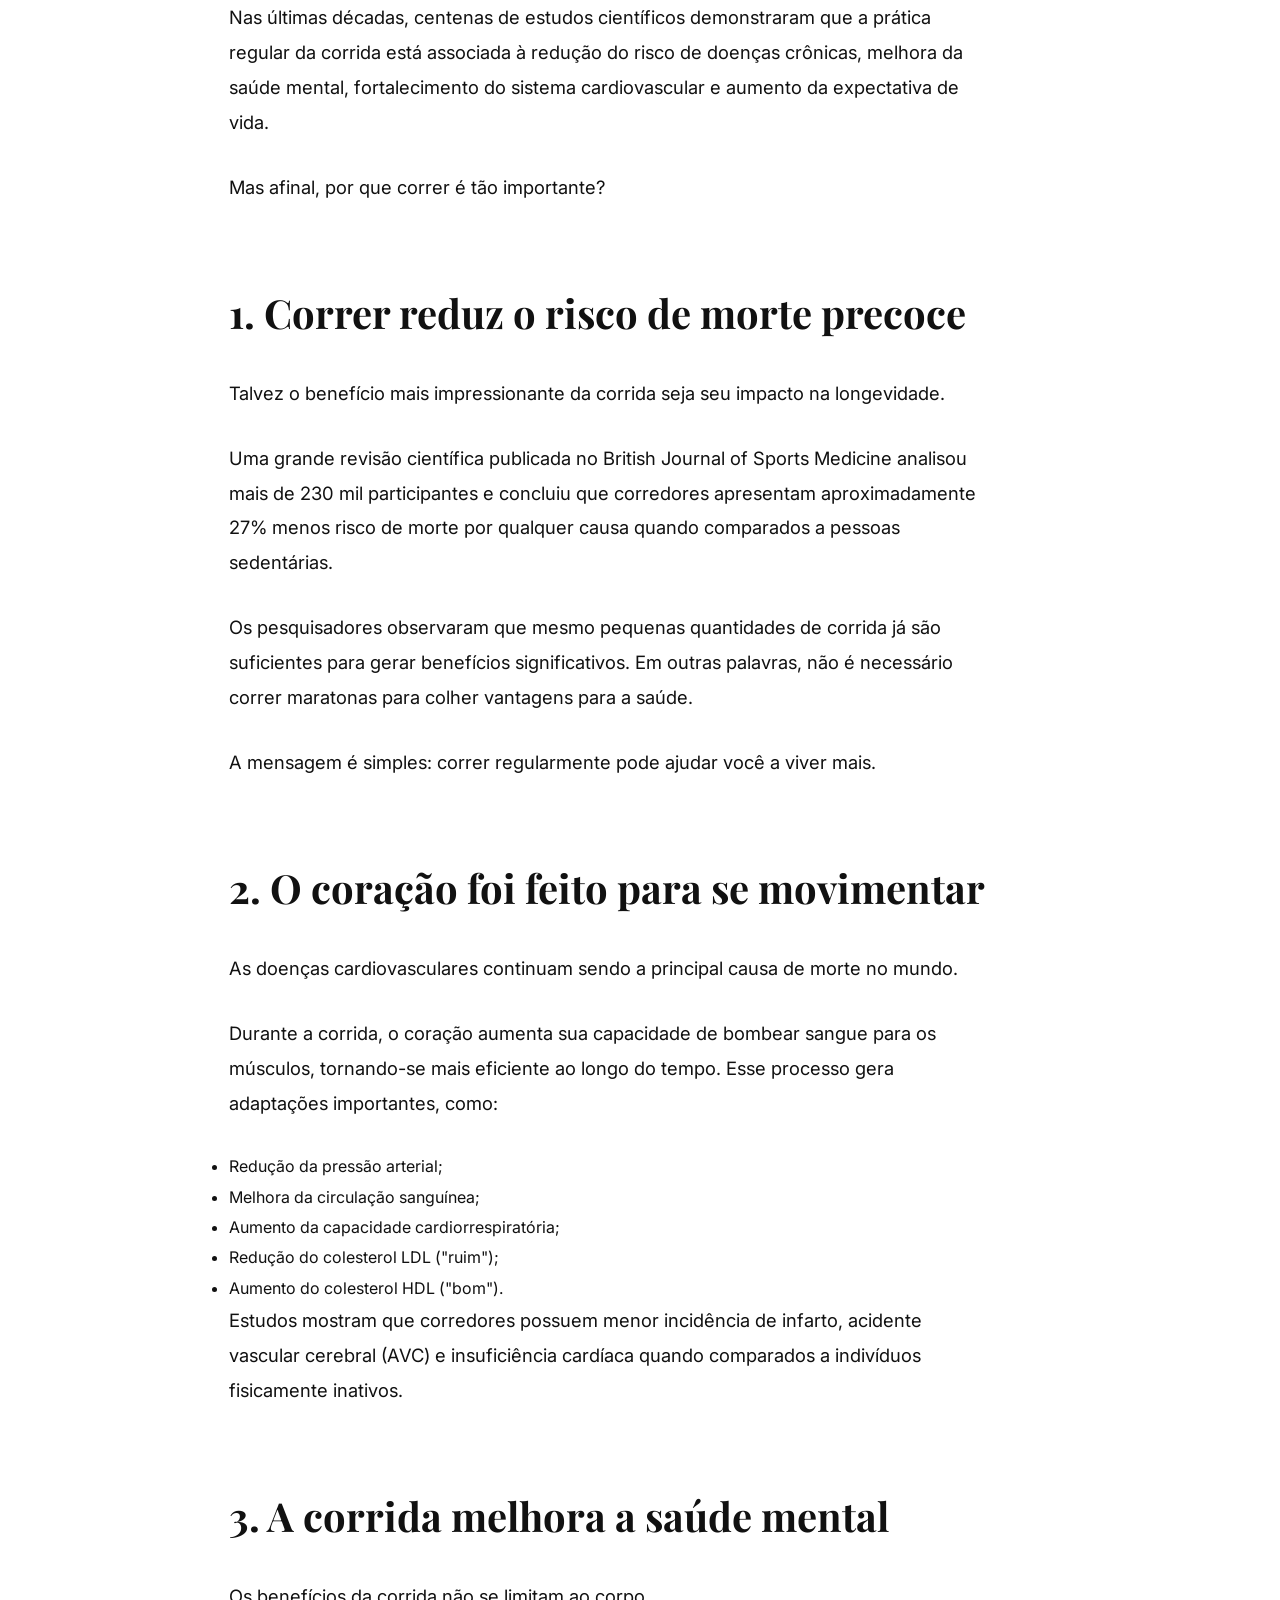
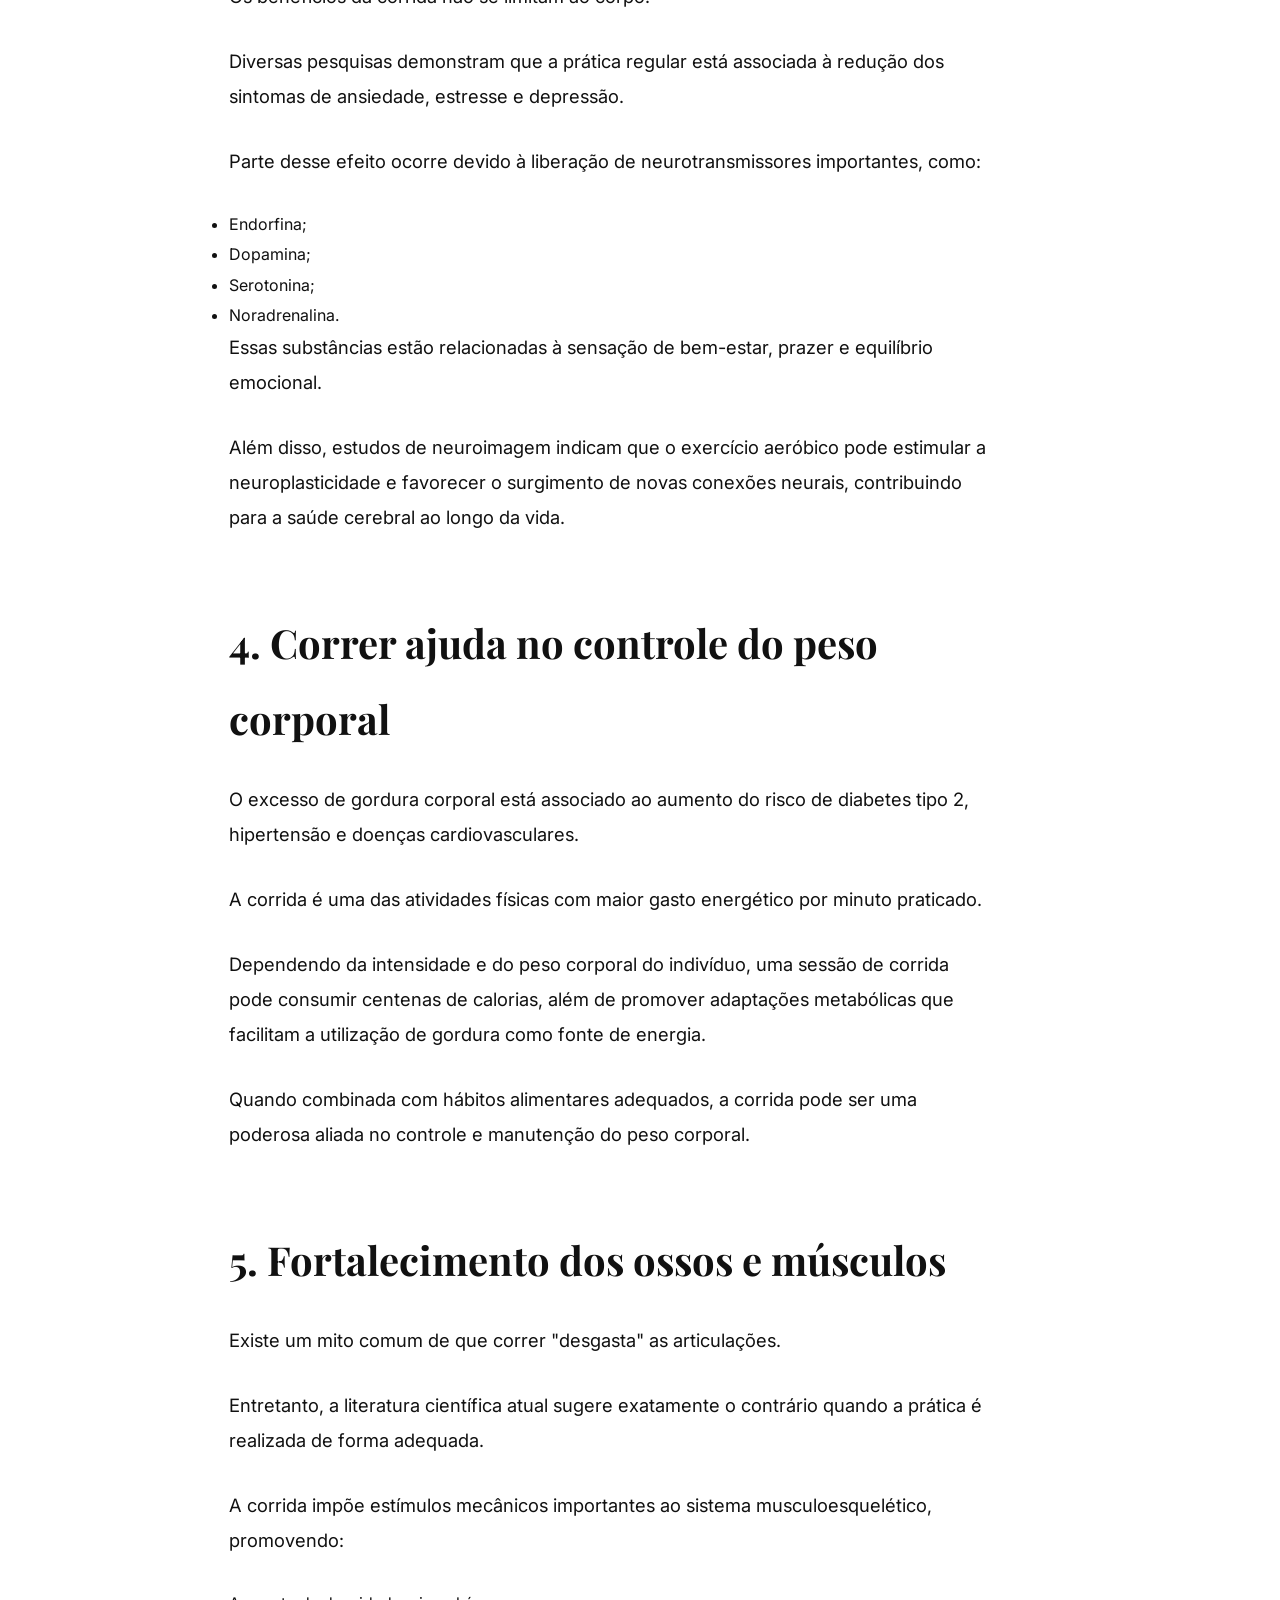
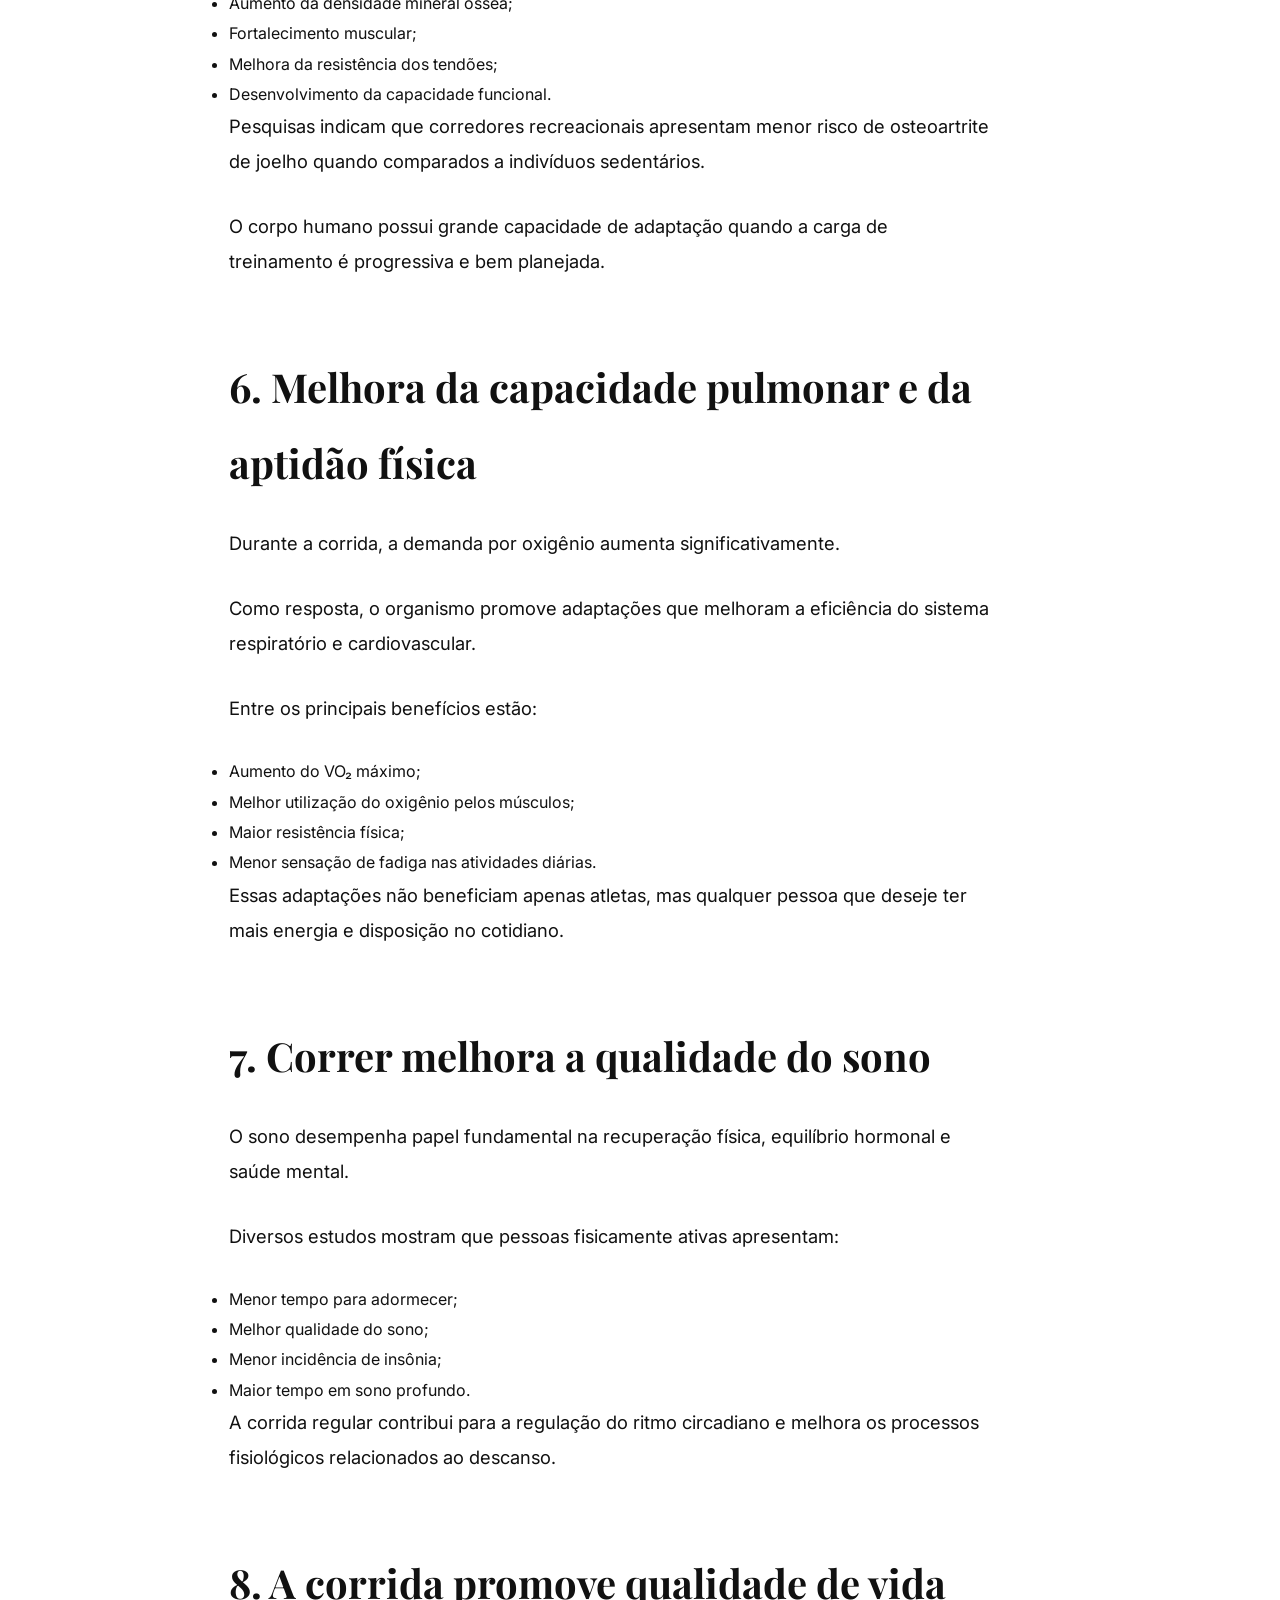
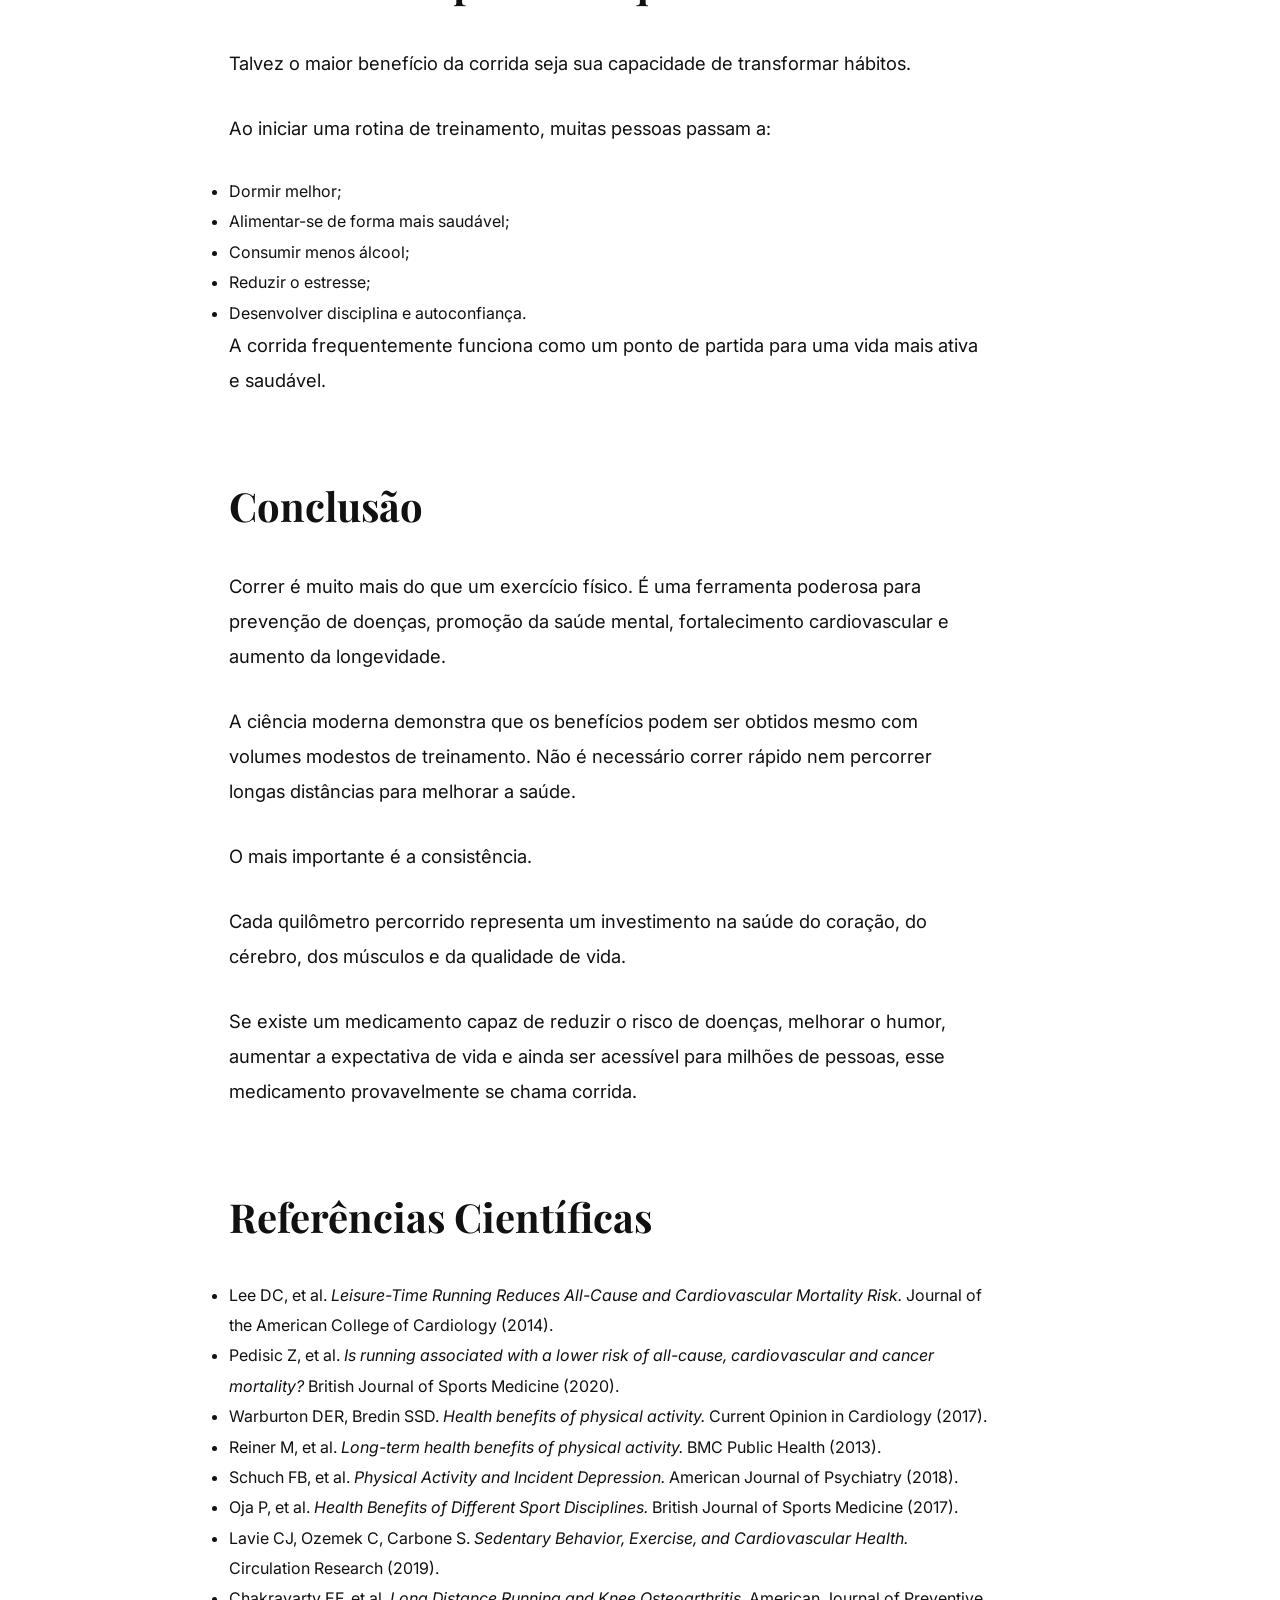
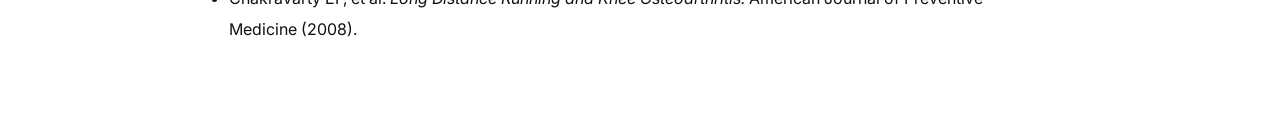
<file: article.html>
<!DOCTYPE html>
<html lang="pt-BR">

<head>

<meta charset="UTF-8">
<meta name="viewport" content="width=device-width, initial-scale=1.0">

<title>Porque correr é importante?</title>

<link rel="stylesheet" href="article.css">

<link rel="preconnect" href="https://fonts.googleapis.com">

<link href="https://fonts.googleapis.com/css2?family=Inter:wght@300;400;500;600;700&family=Playfair+Display:wght@500;600;700;800&display=swap" rel="stylesheet">

</head>

<body>

<header class="article-header">

<a href="index.html" class="back-link">
←
</a>

</header>

<main class="article-container">

<div class="article-category">
Corrida
</div>

<h1 class="article-title">
Por Que Correr é Importante?
</h1>

<p class="article-subtitle">
A Ciência por Trás de um dos Exercícios Mais Poderosos para a Saúde 
Humana.
</p>

<div class="article-meta">
Por Iyfy Running • 20 Junho 2026
</div>

<figure class="article-image">

<img src="womenrunning.jpg" alt="Corrida">

<figcaption>
(Foto: Iyfy Running)
</figcaption>

</figure>

<article class="article-content">

<h2>Introdução</h2>

<p>
Correr é uma das atividades físicas mais naturais do ser humano. Antes mesmo da existência de academias, equipamentos esportivos ou métodos modernos de treinamento, nossos ancestrais já utilizavam a corrida como ferramenta de sobrevivência.
</p>

<p>
Hoje, porém, a ciência mostra que correr vai muito além da simples locomoção: trata-se de uma das intervenções mais eficazes para promover saúde cardiovascular, longevidade, bem-estar mental e qualidade de vida.
</p>

<p>
Nas últimas décadas, centenas de estudos científicos demonstraram que a prática regular da corrida está associada à redução do risco de doenças crônicas, melhora da saúde mental, fortalecimento do sistema cardiovascular e aumento da expectativa de vida.
</p>

<p>
Mas afinal, por que correr é tão importante?
</p>

<h2>1. Correr reduz o risco de morte precoce</h2>

<p>
Talvez o benefício mais impressionante da corrida seja seu impacto na longevidade.
</p>

<p>
Uma grande revisão científica publicada no British Journal of Sports Medicine analisou mais de 230 mil participantes e concluiu que corredores apresentam aproximadamente 27% menos risco de morte por qualquer causa quando comparados a pessoas sedentárias.
</p>

<p>
Os pesquisadores observaram que mesmo pequenas quantidades de corrida já são suficientes para gerar benefícios significativos. Em outras palavras, não é necessário correr maratonas para colher vantagens para a saúde.
</p>

<p>
A mensagem é simples: correr regularmente pode ajudar você a viver mais.
</p>

<h2>2. O coração foi feito para se movimentar</h2>

<p>
As doenças cardiovasculares continuam sendo a principal causa de morte no mundo.
</p>

<p>
Durante a corrida, o coração aumenta sua capacidade de bombear sangue para os músculos, tornando-se mais eficiente ao longo do tempo. Esse processo gera adaptações importantes, como:
</p>

<ul>
<li>Redução da pressão arterial;</li>
<li>Melhora da circulação sanguínea;</li>
<li>Aumento da capacidade cardiorrespiratória;</li>
<li>Redução do colesterol LDL ("ruim");</li>
<li>Aumento do colesterol HDL ("bom").</li>
</ul>

<p>
Estudos mostram que corredores possuem menor incidência de infarto, acidente vascular cerebral (AVC) e insuficiência cardíaca quando comparados a indivíduos fisicamente inativos.
</p>

<h2>3. A corrida melhora a saúde mental</h2>

<p>
Os benefícios da corrida não se limitam ao corpo.
</p>

<p>
Diversas pesquisas demonstram que a prática regular está associada à redução dos sintomas de ansiedade, estresse e depressão.
</p>

<p>
Parte desse efeito ocorre devido à liberação de neurotransmissores importantes, como:
</p>

<ul>
<li>Endorfina;</li>
<li>Dopamina;</li>
<li>Serotonina;</li>
<li>Noradrenalina.</li>
</ul>

<p>
Essas substâncias estão relacionadas à sensação de bem-estar, prazer e equilíbrio emocional.
</p>

<p>
Além disso, estudos de neuroimagem indicam que o exercício aeróbico pode estimular a neuroplasticidade e favorecer o surgimento de novas conexões neurais, contribuindo para a saúde cerebral ao longo da vida.
</p>

<h2>4. Correr ajuda no controle do peso corporal</h2>

<p>
O excesso de gordura corporal está associado ao aumento do risco de diabetes tipo 2, hipertensão e doenças cardiovasculares.
</p>

<p>
A corrida é uma das atividades físicas com maior gasto energético por minuto praticado.
</p>

<p>
Dependendo da intensidade e do peso corporal do indivíduo, uma sessão de corrida pode consumir centenas de calorias, além de promover adaptações metabólicas que facilitam a utilização de gordura como fonte de energia.
</p>

<p>
Quando combinada com hábitos alimentares adequados, a corrida pode ser uma poderosa aliada no controle e manutenção do peso corporal.
</p>

<h2>5. Fortalecimento dos ossos e músculos</h2>

<p>
Existe um mito comum de que correr "desgasta" as articulações.
</p>

<p>
Entretanto, a literatura científica atual sugere exatamente o contrário quando a prática é realizada de forma adequada.
</p>

<p>
A corrida impõe estímulos mecânicos importantes ao sistema musculoesquelético, promovendo:
</p>

<ul>
<li>Aumento da densidade mineral óssea;</li>
<li>Fortalecimento muscular;</li>
<li>Melhora da resistência dos tendões;</li>
<li>Desenvolvimento da capacidade funcional.</li>
</ul>

<p>
Pesquisas indicam que corredores recreacionais apresentam menor risco de osteoartrite de joelho quando comparados a indivíduos sedentários.
</p>

<p>
O corpo humano possui grande capacidade de adaptação quando a carga de treinamento é progressiva e bem planejada.
</p>

<h2>6. Melhora da capacidade pulmonar e da aptidão física</h2>

<p>
Durante a corrida, a demanda por oxigênio aumenta significativamente.
</p>

<p>
Como resposta, o organismo promove adaptações que melhoram a eficiência do sistema respiratório e cardiovascular.
</p>

<p>
Entre os principais benefícios estão:
</p>

<ul>
<li>Aumento do VO₂ máximo;</li>
<li>Melhor utilização do oxigênio pelos músculos;</li>
<li>Maior resistência física;</li>
<li>Menor sensação de fadiga nas atividades diárias.</li>
</ul>

<p>
Essas adaptações não beneficiam apenas atletas, mas qualquer pessoa que deseje ter mais energia e disposição no cotidiano.
</p>

<h2>7. Correr melhora a qualidade do sono</h2>

<p>
O sono desempenha papel fundamental na recuperação física, equilíbrio hormonal e saúde mental.
</p>

<p>
Diversos estudos mostram que pessoas fisicamente ativas apresentam:
</p>

<ul>
<li>Menor tempo para adormecer;</li>
<li>Melhor qualidade do sono;</li>
<li>Menor incidência de insônia;</li>
<li>Maior tempo em sono profundo.</li>
</ul>

<p>
A corrida regular contribui para a regulação do ritmo circadiano e melhora os processos fisiológicos relacionados ao descanso.
</p>

<h2>8. A corrida promove qualidade de vida</h2>

<p>
Talvez o maior benefício da corrida seja sua capacidade de transformar hábitos.
</p>

<p>
Ao iniciar uma rotina de treinamento, muitas pessoas passam a:
</p>

<ul>
<li>Dormir melhor;</li>
<li>Alimentar-se de forma mais saudável;</li>
<li>Consumir menos álcool;</li>
<li>Reduzir o estresse;</li>
<li>Desenvolver disciplina e autoconfiança.</li>
</ul>

<p>
A corrida frequentemente funciona como um ponto de partida para uma vida mais ativa e saudável.
</p>

<h2>Conclusão</h2>

<p>
Correr é muito mais do que um exercício físico. É uma ferramenta poderosa para prevenção de doenças, promoção da saúde mental, fortalecimento cardiovascular e aumento da longevidade.
</p>

<p>
A ciência moderna demonstra que os benefícios podem ser obtidos mesmo com volumes modestos de treinamento. Não é necessário correr rápido nem percorrer longas distâncias para melhorar a saúde.
</p>

<p>
O mais importante é a consistência.
</p>

<p>
Cada quilômetro percorrido representa um investimento na saúde do coração, do cérebro, dos músculos e da qualidade de vida.
</p>

<p>
Se existe um medicamento capaz de reduzir o risco de doenças, melhorar o humor, aumentar a expectativa de vida e ainda ser acessível para milhões de pessoas, esse medicamento provavelmente se chama corrida.
</p>

<h2>Referências Científicas</h2>

<ul>
<li>Lee DC, et al. <em>Leisure-Time Running Reduces All-Cause and Cardiovascular Mortality Risk.</em> Journal of the American College of Cardiology (2014).</li>

<li>Pedisic Z, et al. <em>Is running associated with a lower risk of all-cause, cardiovascular and cancer mortality?</em> British Journal of Sports Medicine (2020).</li>

<li>Warburton DER, Bredin SSD. <em>Health benefits of physical activity.</em> Current Opinion in Cardiology (2017).</li>

<li>Reiner M, et al. <em>Long-term health benefits of physical activity.</em> BMC Public Health (2013).</li>

<li>Schuch FB, et al. <em>Physical Activity and Incident Depression.</em> American Journal of Psychiatry (2018).</li>

<li>Oja P, et al. <em>Health Benefits of Different Sport Disciplines.</em> British Journal of Sports Medicine (2017).</li>

<li>Lavie CJ, Ozemek C, Carbone S. <em>Sedentary Behavior, Exercise, and Cardiovascular Health.</em> Circulation Research (2019).</li>

<li>Chakravarty EF, et al. <em>Long Distance Running and Knee Osteoarthritis.</em> American Journal of Preventive Medicine (2008).</li>
</ul>

</article>

</main>

</body>

</html>
</file>
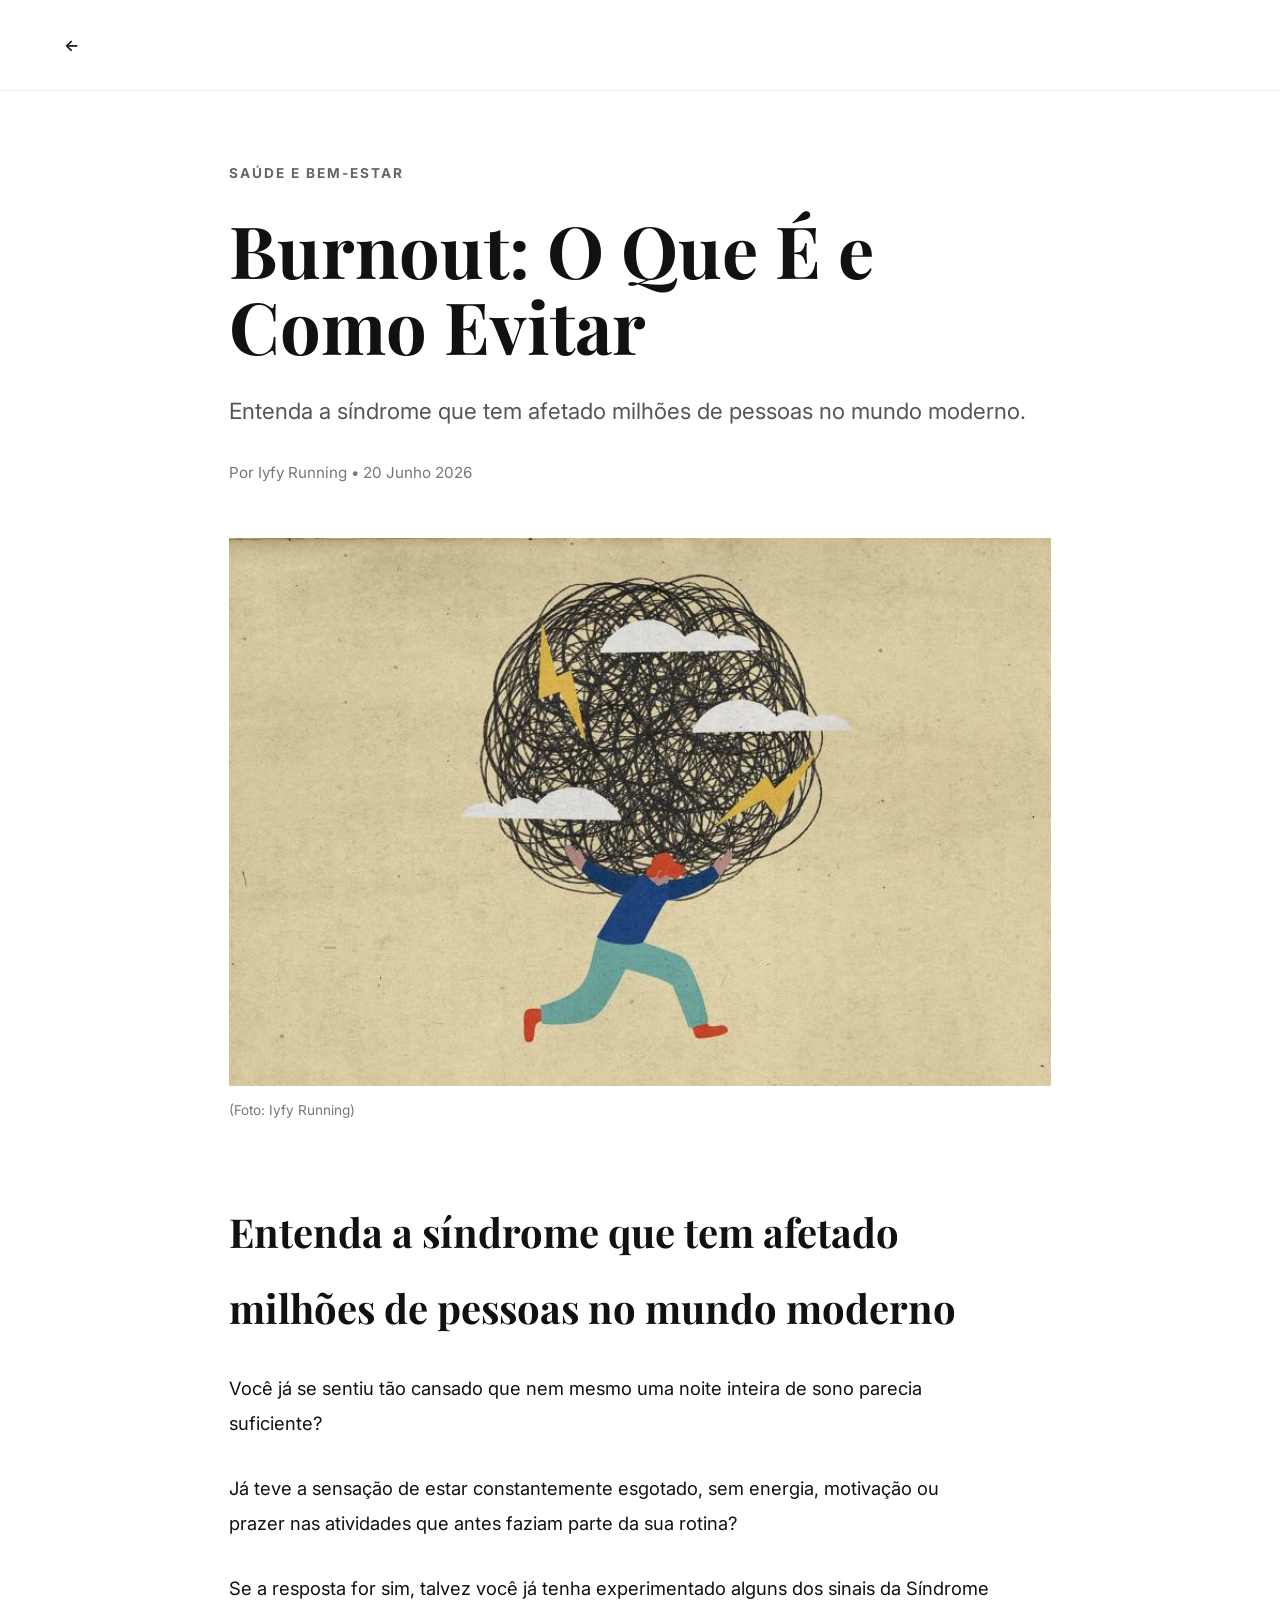
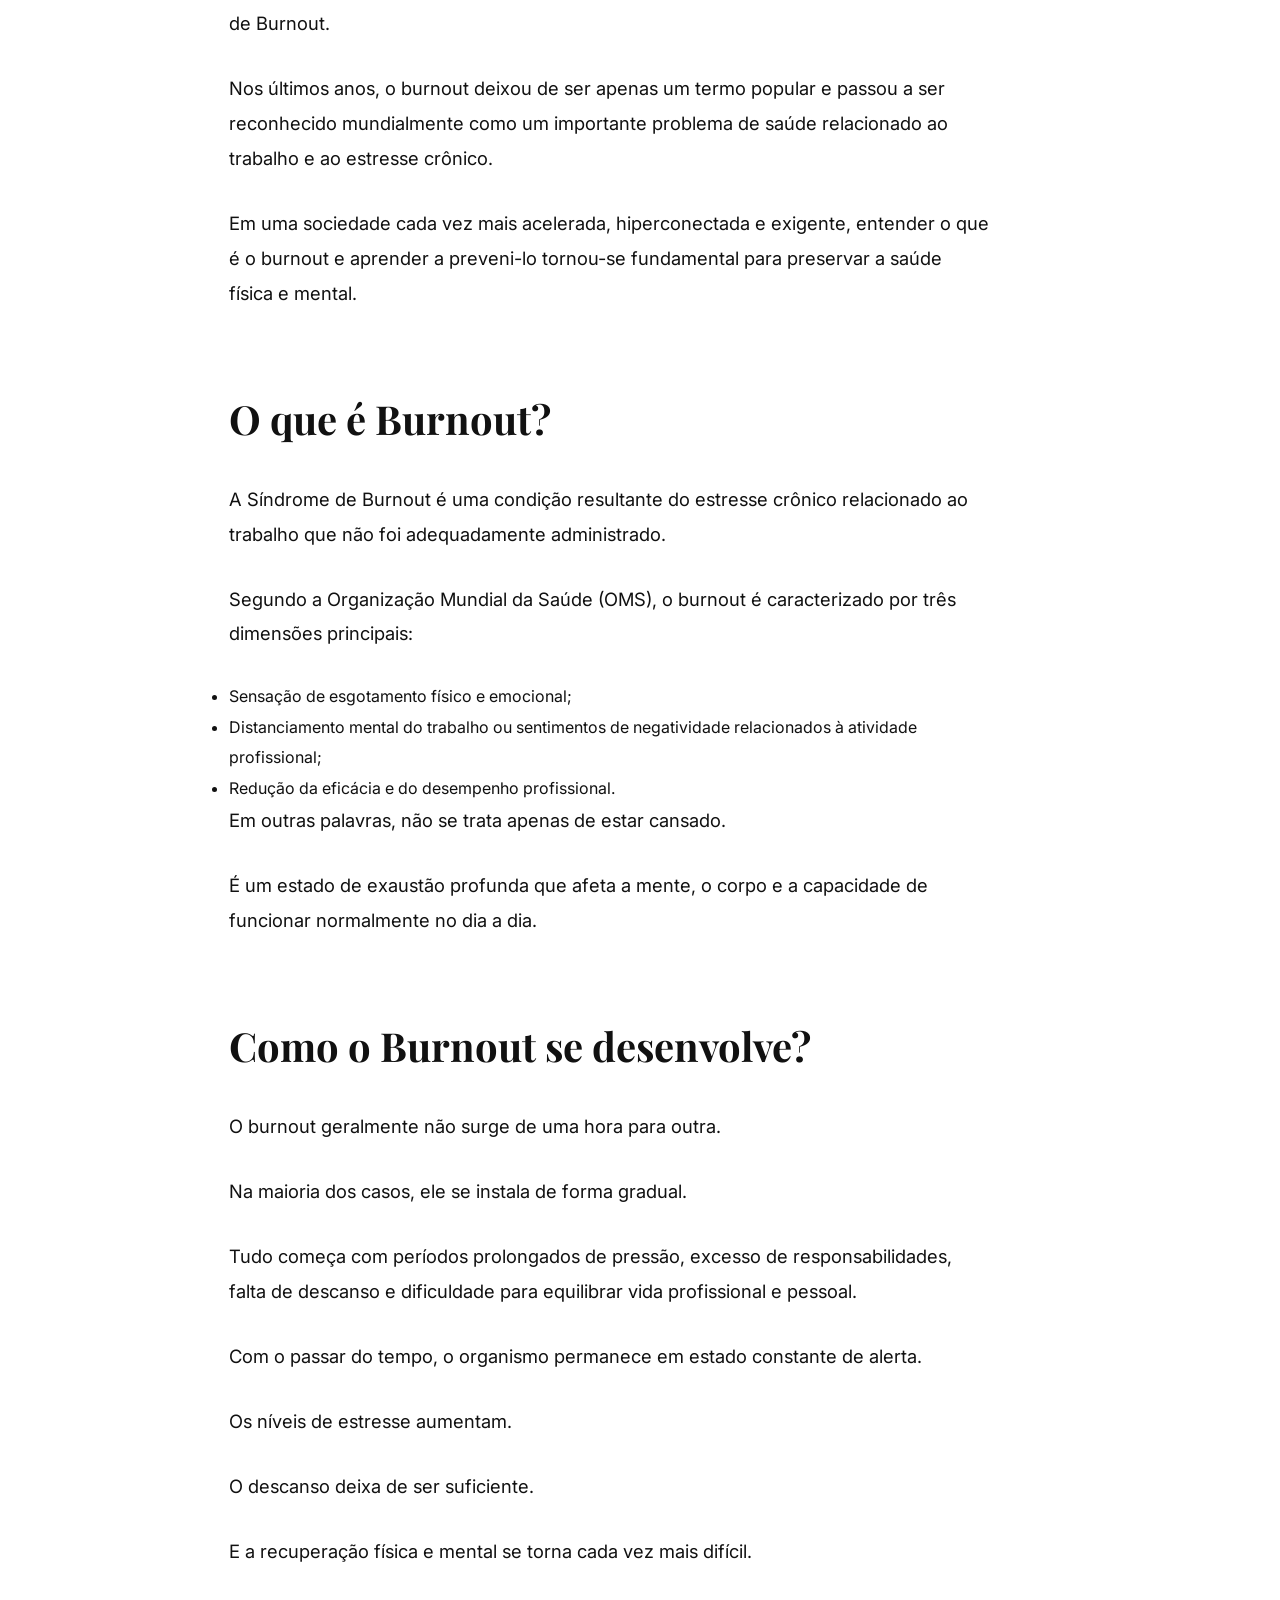
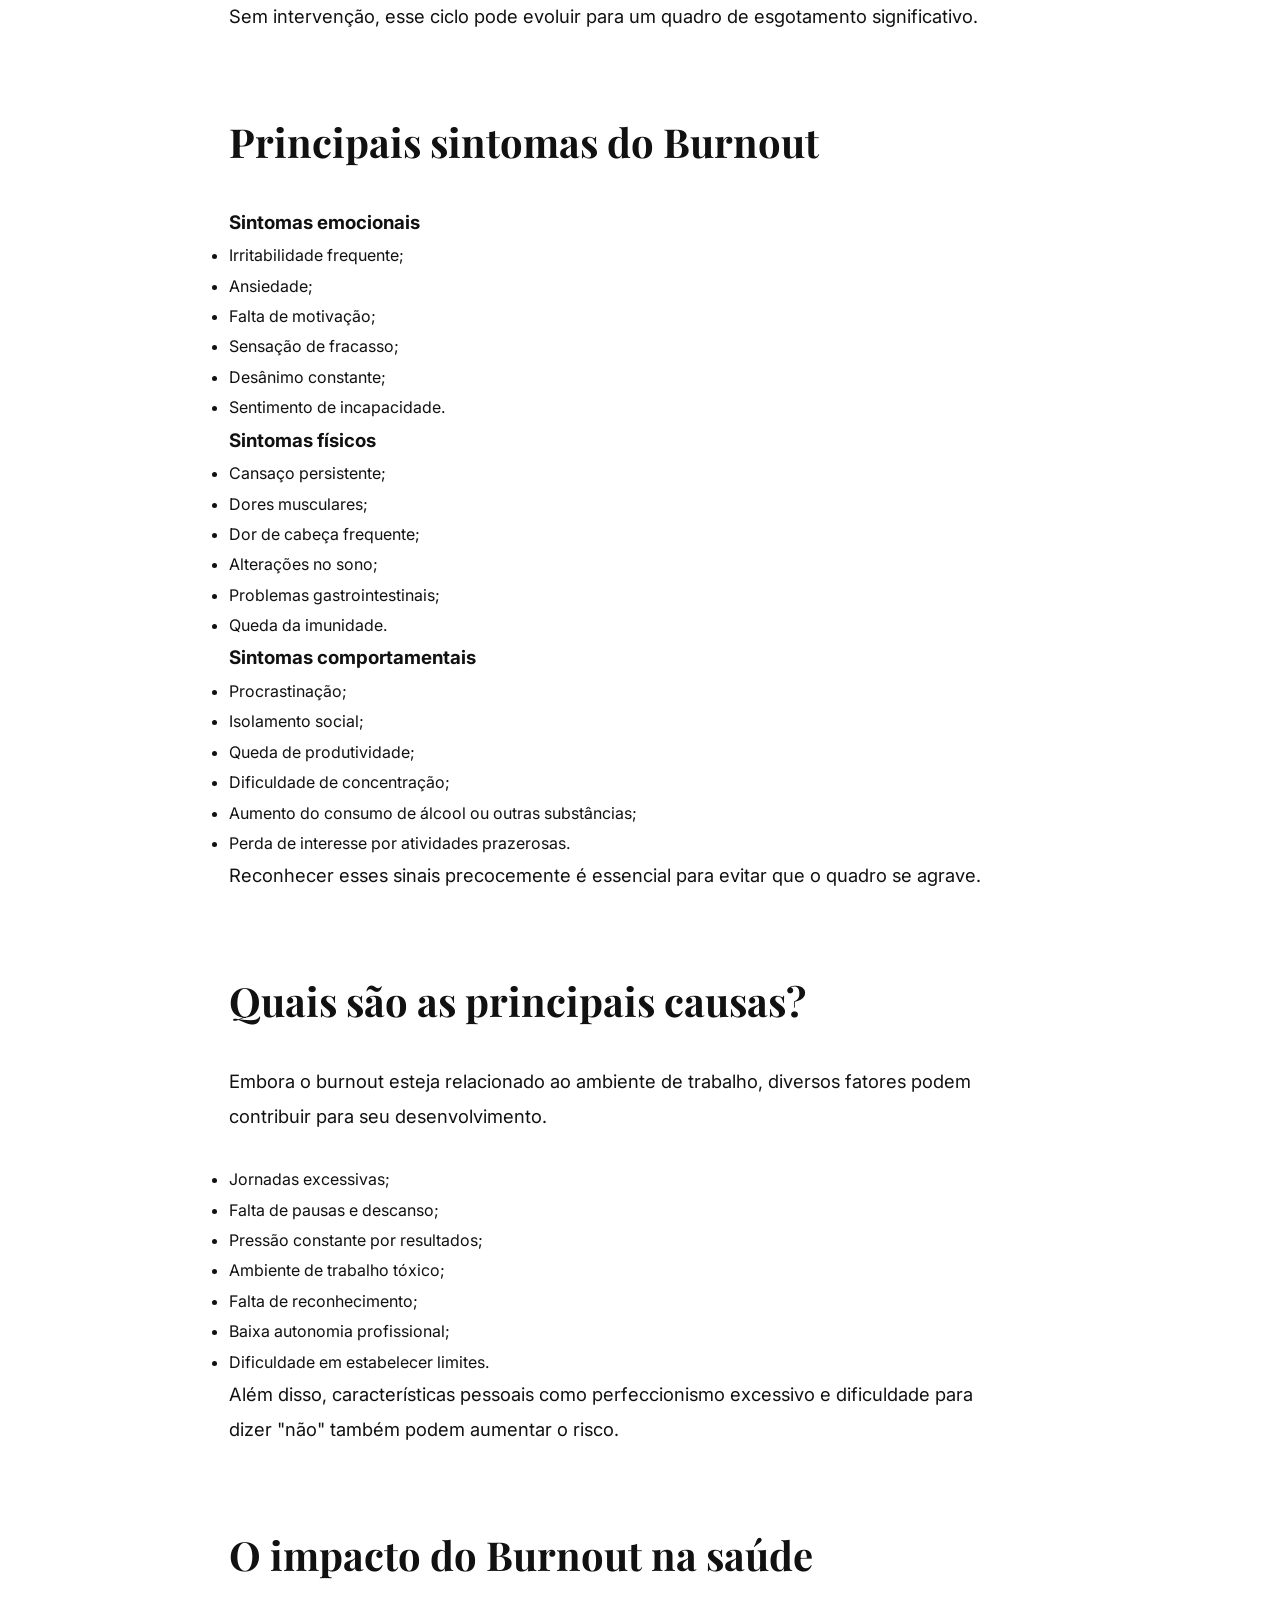
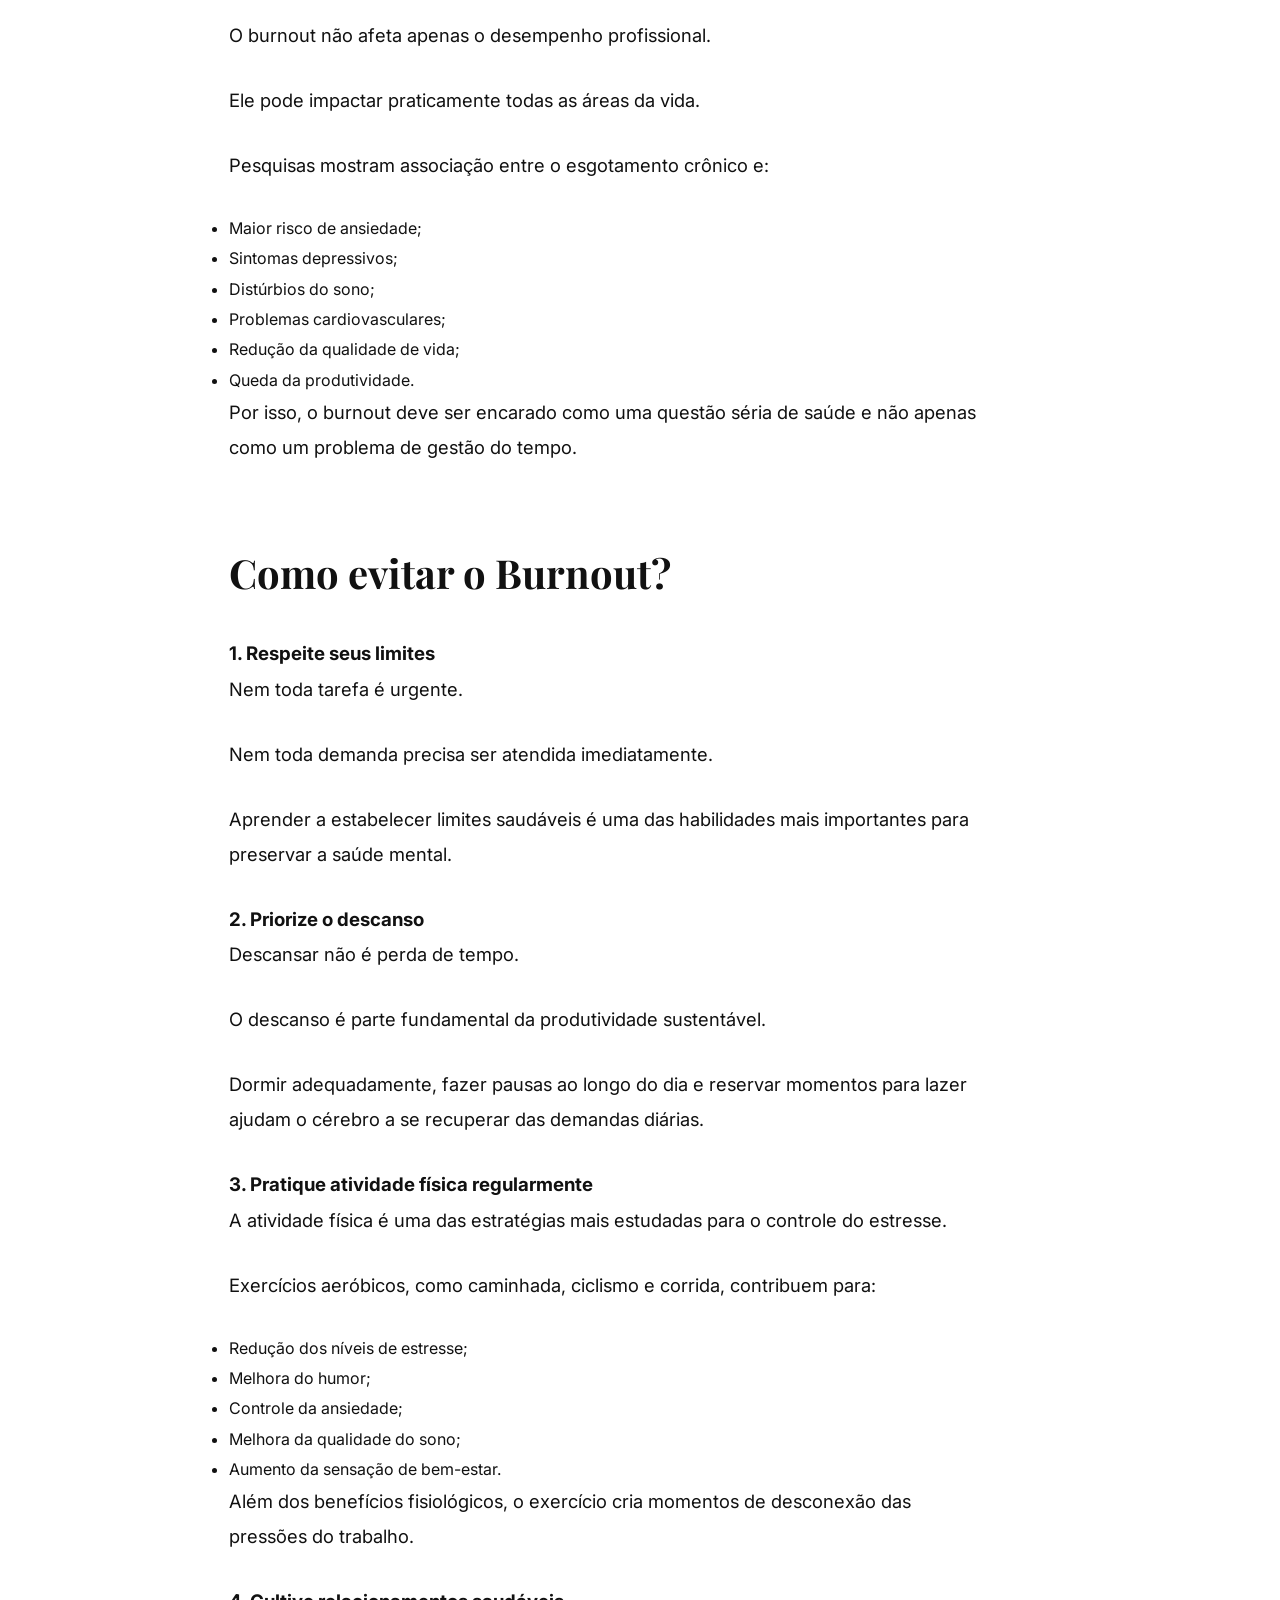
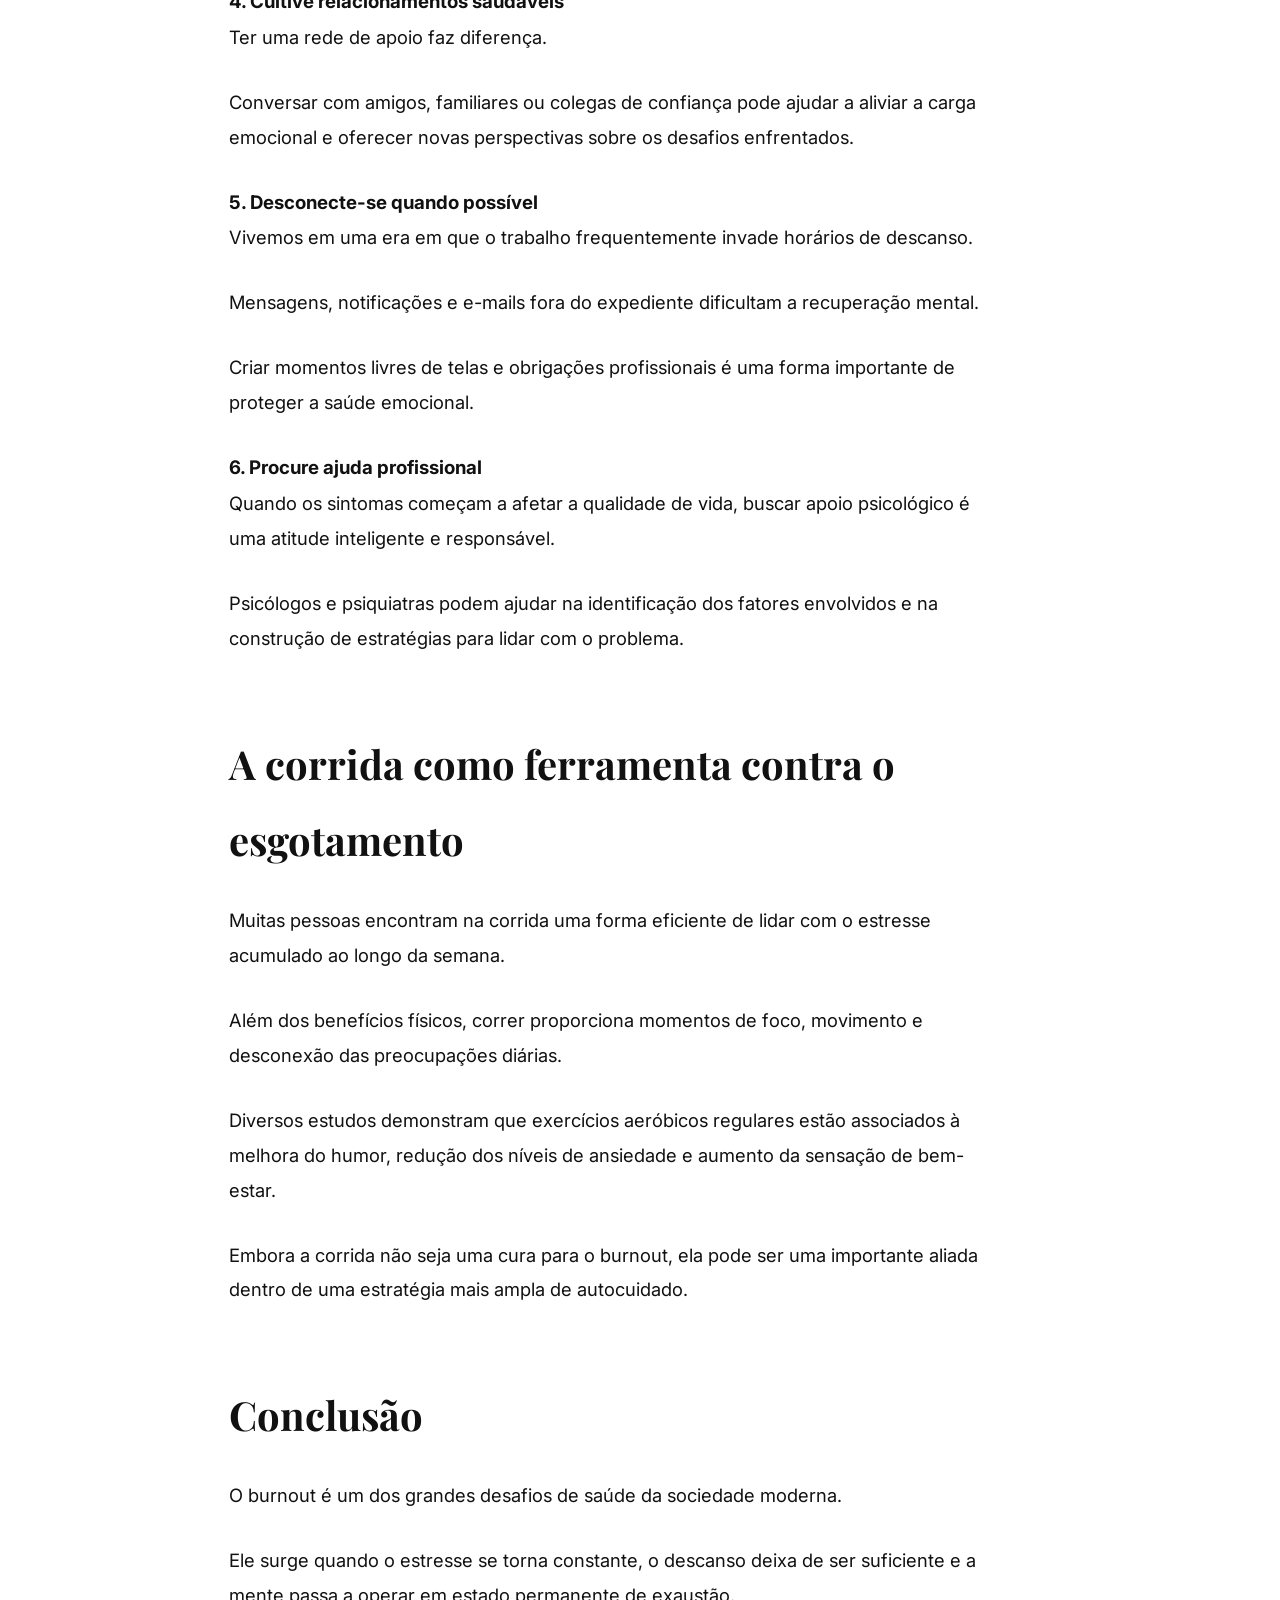
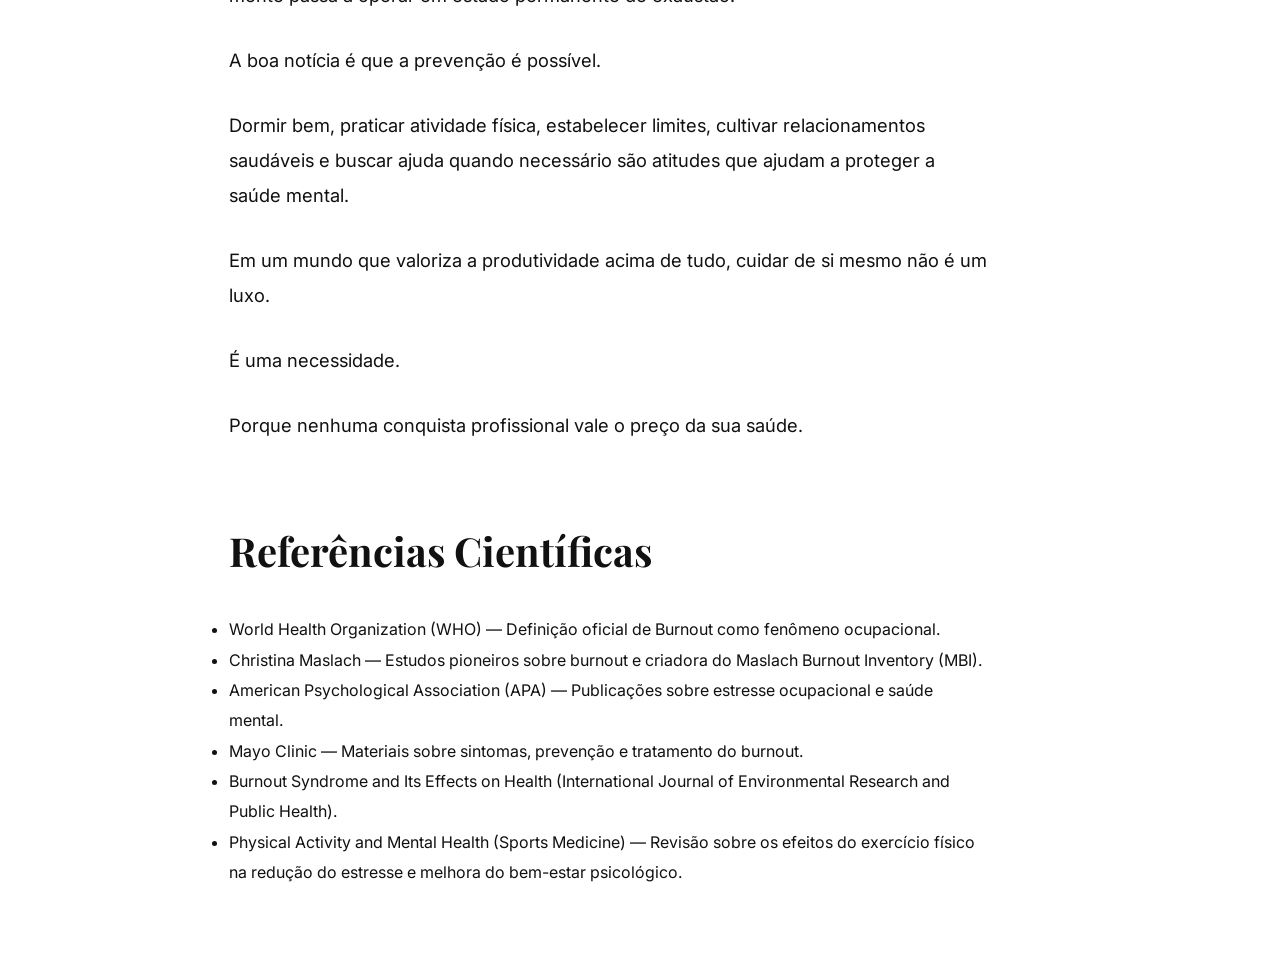
<file: burnout.html>
<!DOCTYPE html>
<html lang="pt-BR">

<head>

<meta charset="UTF-8">
<meta name="viewport" content="width=device-width, initial-scale=1.0">

<title>Burnout: O Que É e Como Evitar</title>

<link rel="stylesheet" href="article.css">

<link rel="preconnect" href="https://fonts.googleapis.com">

<link href="https://fonts.googleapis.com/css2?family=Inter:wght@300;400;500;600;700&family=Playfair+Display:wght@500;600;700;800&display=swap" rel="stylesheet">

</head>

<body>

<header class="article-header">

<a href="index.html" class="back-link">
←
</a>

</header>

<main class="article-container">

<div class="article-category">
Saúde e Bem-estar
</div>

<h1 class="article-title">
Burnout: O Que É e Como Evitar
</h1>

<p class="article-subtitle">
Entenda a síndrome que tem afetado milhões de pessoas no mundo moderno.
</p>

<div class="article-meta">
Por Iyfy Running • 20 Junho 2026
</div>

<figure class="article-image">

<img src="burn.jpg" alt="Corrida">

<figcaption>
(Foto: Iyfy Running)
</figcaption>

</figure>

<article class="article-content">

<h2>Entenda a síndrome que tem afetado milhões de pessoas no mundo moderno</h2>

<p>
Você já se sentiu tão cansado que nem mesmo uma noite inteira de sono parecia suficiente?
</p>

<p>
Já teve a sensação de estar constantemente esgotado, sem energia, motivação ou prazer nas atividades que antes faziam parte da sua rotina?
</p>

<p>
Se a resposta for sim, talvez você já tenha experimentado alguns dos sinais da Síndrome de Burnout.
</p>

<p>
Nos últimos anos, o burnout deixou de ser apenas um termo popular e passou a ser reconhecido mundialmente como um importante problema de saúde relacionado ao trabalho e ao estresse crônico.
</p>

<p>
Em uma sociedade cada vez mais acelerada, hiperconectada e exigente, entender o que é o burnout e aprender a preveni-lo tornou-se fundamental para preservar a saúde física e mental.
</p>

<h2>O que é Burnout?</h2>

<p>
A Síndrome de Burnout é uma condição resultante do estresse crônico relacionado ao trabalho que não foi adequadamente administrado.
</p>

<p>
Segundo a Organização Mundial da Saúde (OMS), o burnout é caracterizado por três dimensões principais:
</p>

<ul>
<li>Sensação de esgotamento físico e emocional;</li>
<li>Distanciamento mental do trabalho ou sentimentos de negatividade relacionados à atividade profissional;</li>
<li>Redução da eficácia e do desempenho profissional.</li>
</ul>

<p>
Em outras palavras, não se trata apenas de estar cansado.
</p>

<p>
É um estado de exaustão profunda que afeta a mente, o corpo e a capacidade de funcionar normalmente no dia a dia.
</p>

<h2>Como o Burnout se desenvolve?</h2>

<p>
O burnout geralmente não surge de uma hora para outra.
</p>

<p>
Na maioria dos casos, ele se instala de forma gradual.
</p>

<p>
Tudo começa com períodos prolongados de pressão, excesso de responsabilidades, falta de descanso e dificuldade para equilibrar vida profissional e pessoal.
</p>

<p>
Com o passar do tempo, o organismo permanece em estado constante de alerta.
</p>

<p>
Os níveis de estresse aumentam.
</p>

<p>
O descanso deixa de ser suficiente.
</p>

<p>
E a recuperação física e mental se torna cada vez mais difícil.
</p>

<p>
Sem intervenção, esse ciclo pode evoluir para um quadro de esgotamento significativo.
</p>

<h2>Principais sintomas do Burnout</h2>

<h3>Sintomas emocionais</h3>

<ul>
<li>Irritabilidade frequente;</li>
<li>Ansiedade;</li>
<li>Falta de motivação;</li>
<li>Sensação de fracasso;</li>
<li>Desânimo constante;</li>
<li>Sentimento de incapacidade.</li>
</ul>

<h3>Sintomas físicos</h3>

<ul>
<li>Cansaço persistente;</li>
<li>Dores musculares;</li>
<li>Dor de cabeça frequente;</li>
<li>Alterações no sono;</li>
<li>Problemas gastrointestinais;</li>
<li>Queda da imunidade.</li>
</ul>

<h3>Sintomas comportamentais</h3>

<ul>
<li>Procrastinação;</li>
<li>Isolamento social;</li>
<li>Queda de produtividade;</li>
<li>Dificuldade de concentração;</li>
<li>Aumento do consumo de álcool ou outras substâncias;</li>
<li>Perda de interesse por atividades prazerosas.</li>
</ul>

<p>
Reconhecer esses sinais precocemente é essencial para evitar que o quadro se agrave.
</p>

<h2>Quais são as principais causas?</h2>

<p>
Embora o burnout esteja relacionado ao ambiente de trabalho, diversos fatores podem contribuir para seu desenvolvimento.
</p>

<ul>
<li>Jornadas excessivas;</li>
<li>Falta de pausas e descanso;</li>
<li>Pressão constante por resultados;</li>
<li>Ambiente de trabalho tóxico;</li>
<li>Falta de reconhecimento;</li>
<li>Baixa autonomia profissional;</li>
<li>Dificuldade em estabelecer limites.</li>
</ul>

<p>
Além disso, características pessoais como perfeccionismo excessivo e dificuldade para dizer "não" também podem aumentar o risco.
</p>

<h2>O impacto do Burnout na saúde</h2>

<p>
O burnout não afeta apenas o desempenho profissional.
</p>

<p>
Ele pode impactar praticamente todas as áreas da vida.
</p>

<p>
Pesquisas mostram associação entre o esgotamento crônico e:
</p>

<ul>
<li>Maior risco de ansiedade;</li>
<li>Sintomas depressivos;</li>
<li>Distúrbios do sono;</li>
<li>Problemas cardiovasculares;</li>
<li>Redução da qualidade de vida;</li>
<li>Queda da produtividade.</li>
</ul>

<p>
Por isso, o burnout deve ser encarado como uma questão séria de saúde e não apenas como um problema de gestão do tempo.
</p>

<h2>Como evitar o Burnout?</h2>

<h3>1. Respeite seus limites</h3>

<p>
Nem toda tarefa é urgente.
</p>

<p>
Nem toda demanda precisa ser atendida imediatamente.
</p>

<p>
Aprender a estabelecer limites saudáveis é uma das habilidades mais importantes para preservar a saúde mental.
</p>

<h3>2. Priorize o descanso</h3>

<p>
Descansar não é perda de tempo.
</p>

<p>
O descanso é parte fundamental da produtividade sustentável.
</p>

<p>
Dormir adequadamente, fazer pausas ao longo do dia e reservar momentos para lazer ajudam o cérebro a se recuperar das demandas diárias.
</p>

<h3>3. Pratique atividade física regularmente</h3>

<p>
A atividade física é uma das estratégias mais estudadas para o controle do estresse.
</p>

<p>
Exercícios aeróbicos, como caminhada, ciclismo e corrida, contribuem para:
</p>

<ul>
<li>Redução dos níveis de estresse;</li>
<li>Melhora do humor;</li>
<li>Controle da ansiedade;</li>
<li>Melhora da qualidade do sono;</li>
<li>Aumento da sensação de bem-estar.</li>
</ul>

<p>
Além dos benefícios fisiológicos, o exercício cria momentos de desconexão das pressões do trabalho.
</p>

<h3>4. Cultive relacionamentos saudáveis</h3>

<p>
Ter uma rede de apoio faz diferença.
</p>

<p>
Conversar com amigos, familiares ou colegas de confiança pode ajudar a aliviar a carga emocional e oferecer novas perspectivas sobre os desafios enfrentados.
</p>

<h3>5. Desconecte-se quando possível</h3>

<p>
Vivemos em uma era em que o trabalho frequentemente invade horários de descanso.
</p>

<p>
Mensagens, notificações e e-mails fora do expediente dificultam a recuperação mental.
</p>

<p>
Criar momentos livres de telas e obrigações profissionais é uma forma importante de proteger a saúde emocional.
</p>

<h3>6. Procure ajuda profissional</h3>

<p>
Quando os sintomas começam a afetar a qualidade de vida, buscar apoio psicológico é uma atitude inteligente e responsável.
</p>

<p>
Psicólogos e psiquiatras podem ajudar na identificação dos fatores envolvidos e na construção de estratégias para lidar com o problema.
</p>

<h2>A corrida como ferramenta contra o esgotamento</h2>

<p>
Muitas pessoas encontram na corrida uma forma eficiente de lidar com o estresse acumulado ao longo da semana.
</p>

<p>
Além dos benefícios físicos, correr proporciona momentos de foco, movimento e desconexão das preocupações diárias.
</p>

<p>
Diversos estudos demonstram que exercícios aeróbicos regulares estão associados à melhora do humor, redução dos níveis de ansiedade e aumento da sensação de bem-estar.
</p>

<p>
Embora a corrida não seja uma cura para o burnout, ela pode ser uma importante aliada dentro de uma estratégia mais ampla de autocuidado.
</p>

<h2>Conclusão</h2>

<p>
O burnout é um dos grandes desafios de saúde da sociedade moderna.
</p>

<p>
Ele surge quando o estresse se torna constante, o descanso deixa de ser suficiente e a mente passa a operar em estado permanente de exaustão.
</p>

<p>
A boa notícia é que a prevenção é possível.
</p>

<p>
Dormir bem, praticar atividade física, estabelecer limites, cultivar relacionamentos saudáveis e buscar ajuda quando necessário são atitudes que ajudam a proteger a saúde mental.
</p>

<p>
Em um mundo que valoriza a produtividade acima de tudo, cuidar de si mesmo não é um luxo.
</p>

<p>
É uma necessidade.
</p>

<p>
Porque nenhuma conquista profissional vale o preço da sua saúde.
</p>

<h2>Referências Científicas</h2>

<ul>
<li>World Health Organization (WHO) — Definição oficial de Burnout como fenômeno ocupacional.</li>

<li>Christina Maslach — Estudos pioneiros sobre burnout e criadora do Maslach Burnout Inventory (MBI).</li>

<li>American Psychological Association (APA) — Publicações sobre estresse ocupacional e saúde mental.</li>

<li>Mayo Clinic — Materiais sobre sintomas, prevenção e tratamento do burnout.</li>

<li>Burnout Syndrome and Its Effects on Health (International Journal of Environmental Research and Public Health).</li>

<li>Physical Activity and Mental Health (Sports Medicine) — Revisão sobre os efeitos do exercício físico na redução do estresse e melhora do bem-estar psicológico.</li>
</ul>

</article>




</main>

</body>

</html>
</file>
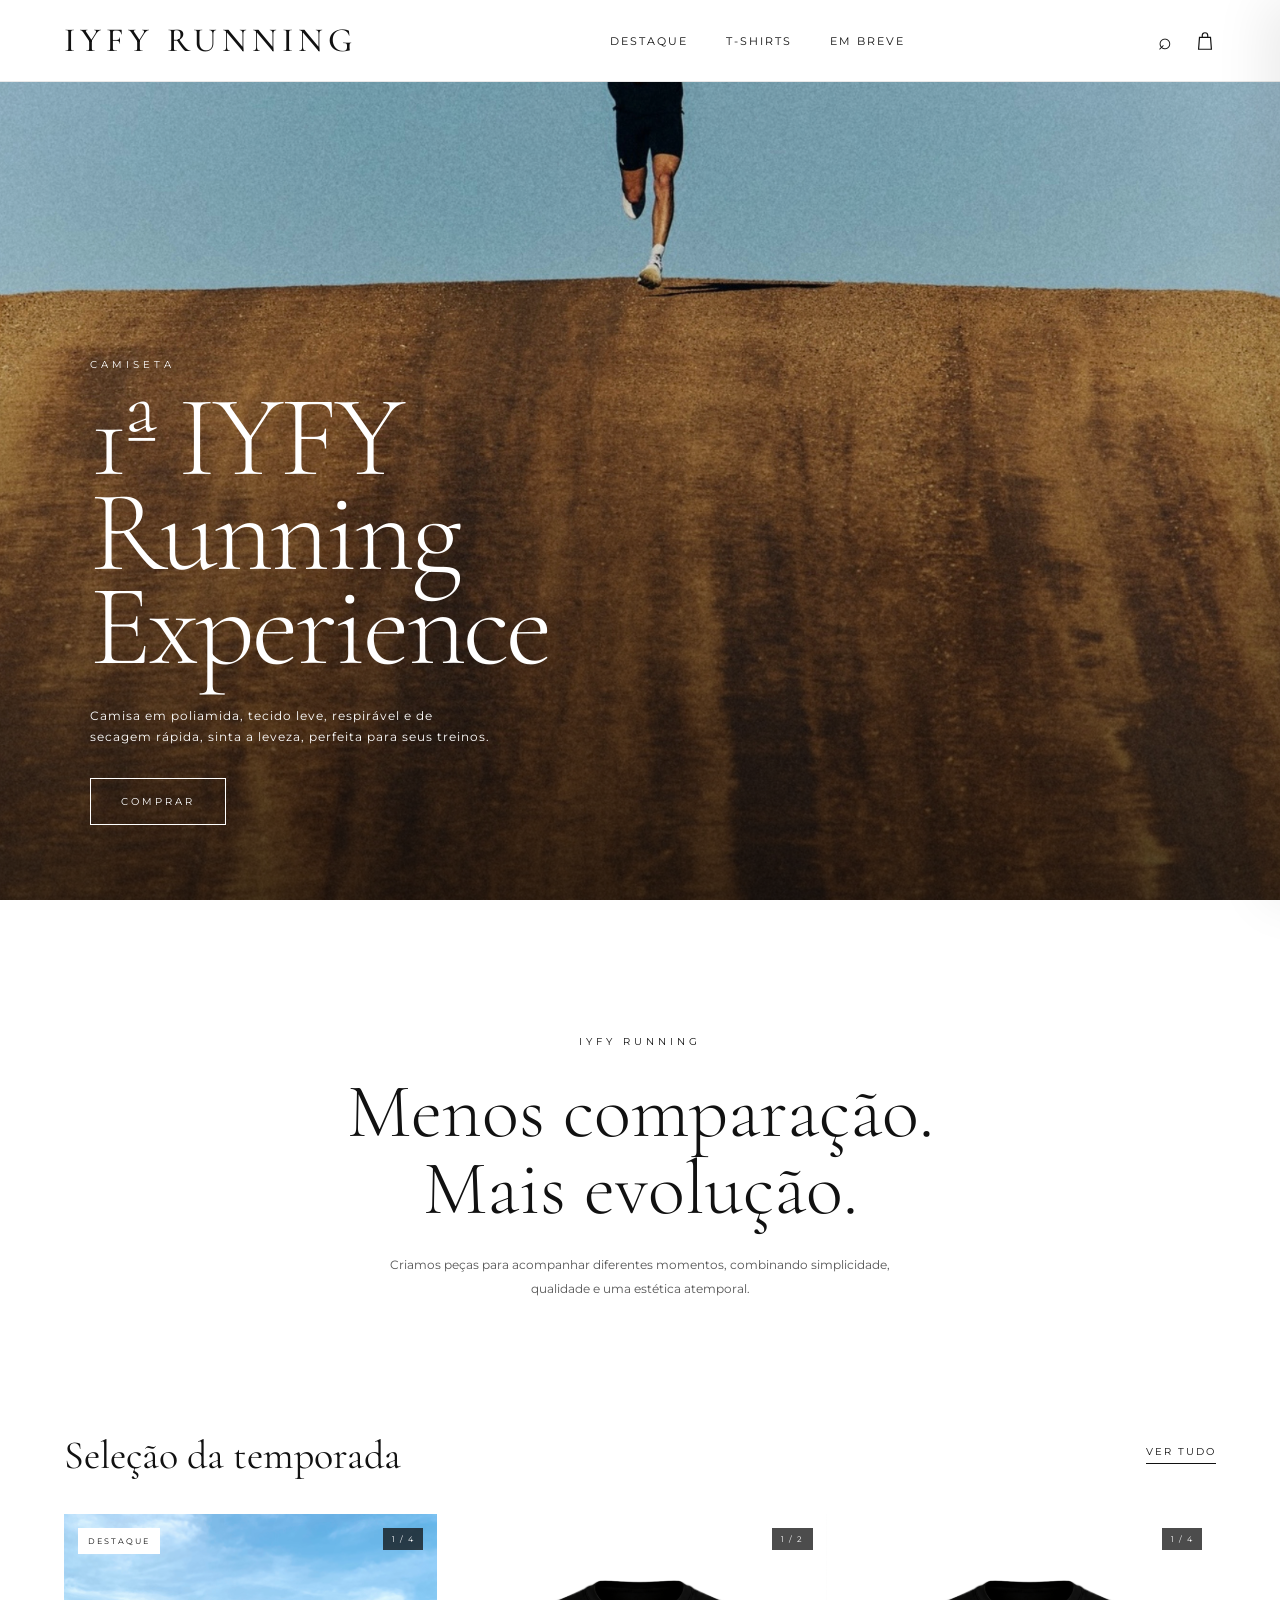
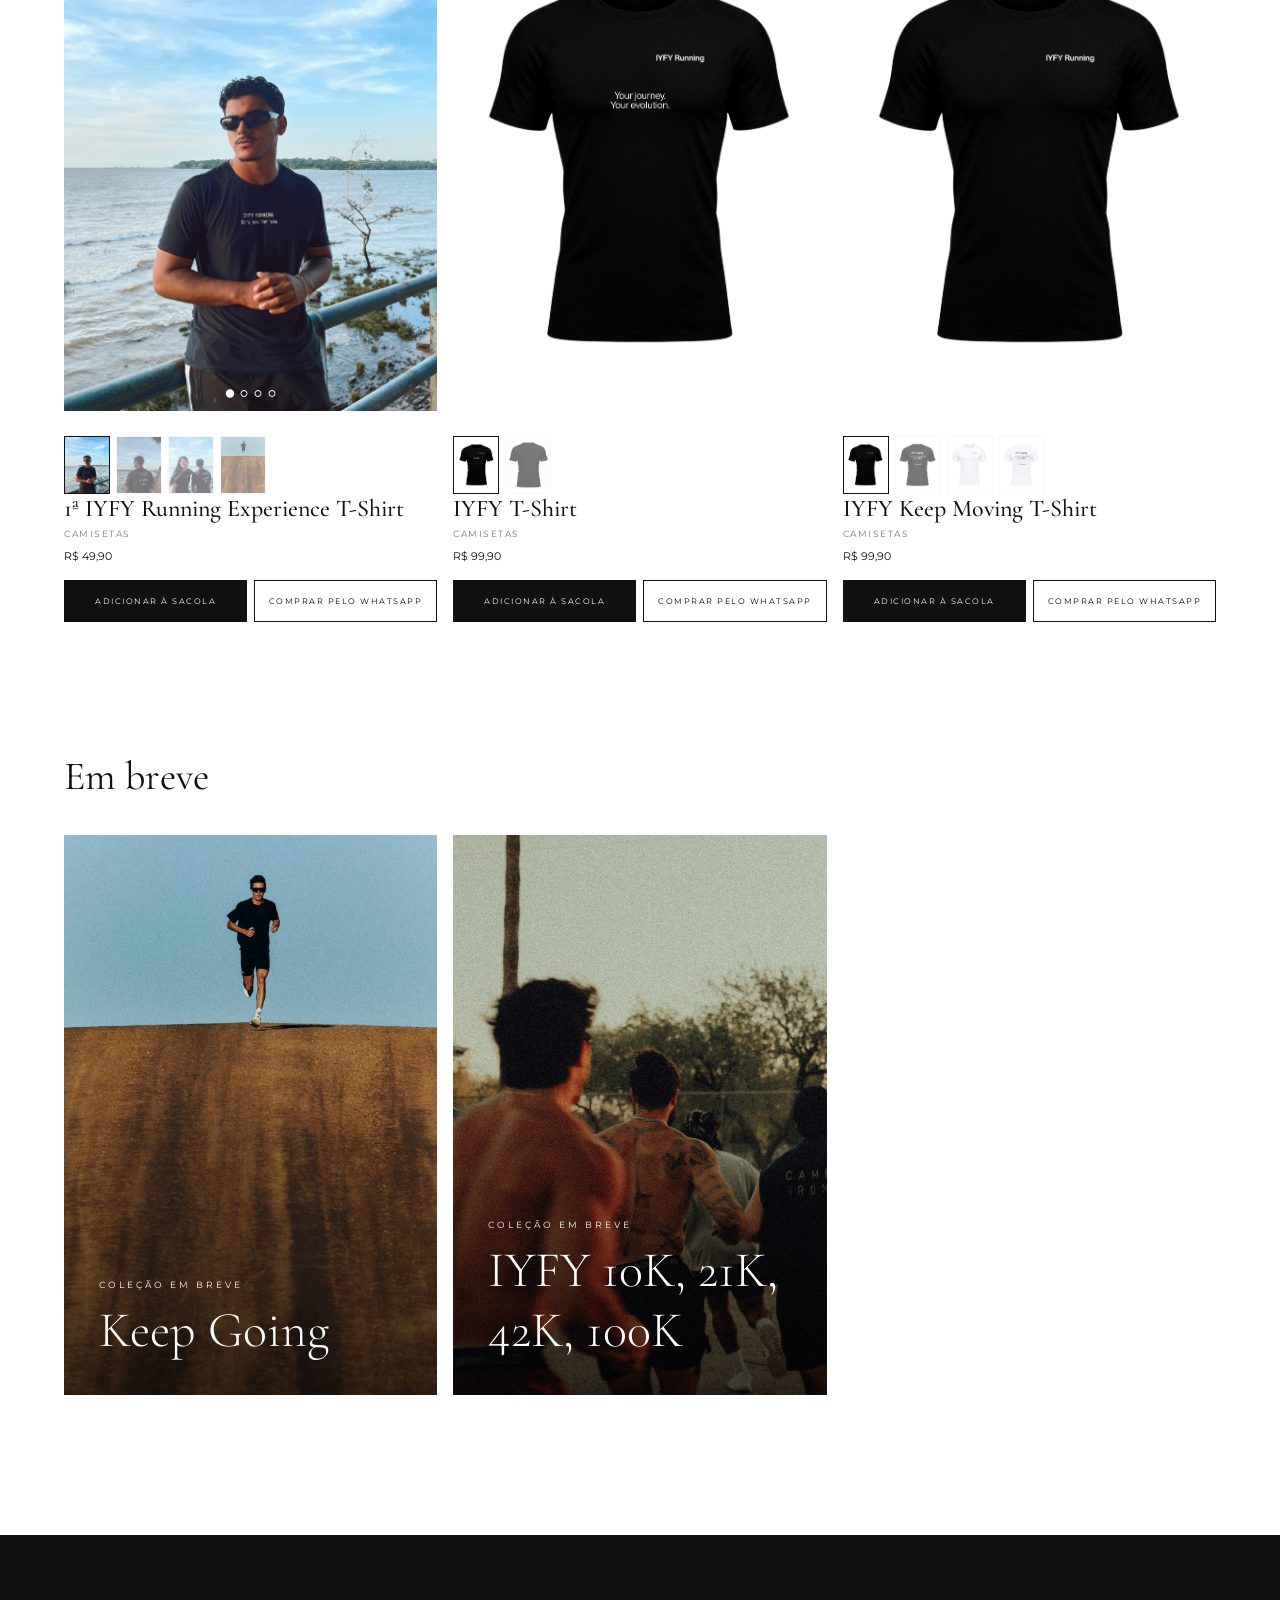
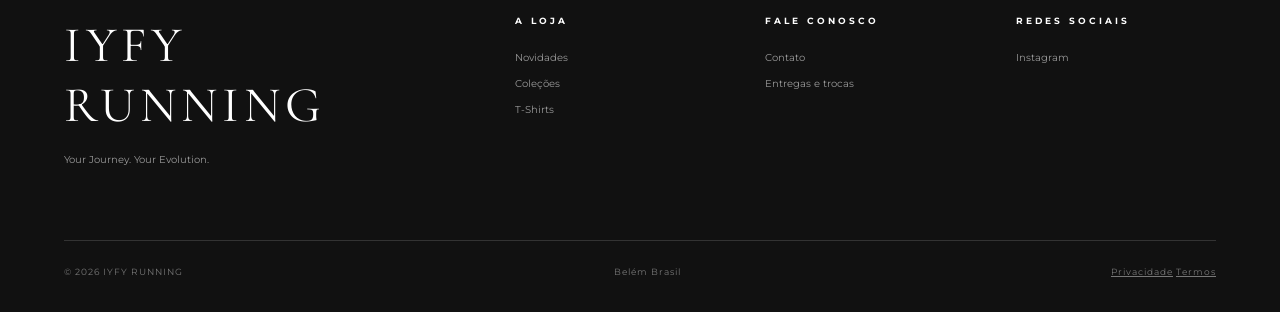
<file: iyfyrunners.html>
<!DOCTYPE html>
<html lang="pt-BR">
<head>
<meta charset="UTF-8">
<meta name="viewport" content="width=device-width, initial-scale=1.0">
<title>IYFY Runners</title>

<!-- FONTES -->
<link rel="preconnect" href="https://fonts.googleapis.com">
<link rel="preconnect" href="https://fonts.gstatic.com" crossorigin>
<link href="https://fonts.googleapis.com/css2?family=Cormorant+Garamond:wght@300;400;500;600&family=Montserrat:wght@300;400;500;600&display=swap" rel="stylesheet">

<style>
/* ===== RESET ===== */
* { margin: 0; padding: 0; box-sizing: border-box; }
html { scroll-behavior: smooth; }
body { background: #fff; color: #111; font-family: "Montserrat", sans-serif; font-weight: 400; }
body.cart-open { overflow: hidden; }
a { color: inherit; text-decoration: none; }
button, input { font-family: inherit; }
button { cursor: pointer; }
img { width: 100%; display: block; object-fit: cover; }

/* ===== HEADER ===== */
header { width: 100%; height: 82px; display: flex; align-items: center; justify-content: space-between; padding: 0 5%; background: #fff; border-bottom: 1px solid #e9e9e9; position: relative; z-index: 1000; }
.logo { font-family: "Cormorant Garamond", serif; font-size: 34px; font-weight: 500; letter-spacing: 5px; }
nav { display: flex; align-items: center; gap: 38px; }
nav a { font-size: 11px; letter-spacing: 2px; text-transform: uppercase; position: relative; }
nav a::after { content: ""; position: absolute; left: 0; bottom: -7px; width: 0; height: 1px; background: #111; transition: .3s ease; }
nav a:hover::after { width: 100%; }
.header-icons { display: flex; gap: 22px; align-items: center; }
.header-icons button { border: none; background: transparent; display: flex; align-items: center; justify-content: center; color: #111; position: relative; }
.search-button { font-size: 23px; font-weight: 300; }
.cart-button svg { width: 22px; height: 22px; stroke-width: 1.3; }
.cart-count { position: absolute; top: -9px; right: -10px; min-width: 17px; height: 17px; padding: 0 4px; background: #111; color: #fff; border-radius: 50%; display: none; align-items: center; justify-content: center; font-size: 8px; font-weight: 500; }
.cart-count.show { display: flex; }

/* ===== HERO ===== */
.hero { height: calc(100vh - 82px); min-height: 600px; position: relative; display: flex; align-items: flex-end; overflow: hidden; }
.hero-image { position: absolute; inset: 0; background-image: linear-gradient(to top, rgba(0,0,0,.62), rgba(0,0,0,.08) 65%), url("iyfy3.jpeg"); background-position: center; background-size: cover; transform: scale(1.01); }
.hero-content { position: relative; z-index: 2; color: #fff; padding: 0 7% 75px; max-width: 700px; }
.hero-label { font-size: 10px; letter-spacing: 4px; text-transform: uppercase; margin-bottom: 20px; }
.hero h1 { font-family: "Cormorant Garamond", serif; font-size: clamp(70px, 9vw, 145px); line-height: .82; font-weight: 300; letter-spacing: -3px; margin-bottom: 30px; }
.hero p { font-size: 12px; line-height: 1.8; letter-spacing: 1px; max-width: 400px; margin-bottom: 30px; }
.hero-button { display: inline-flex; border: 1px solid #fff; padding: 16px 30px; font-size: 10px; letter-spacing: 3px; text-transform: uppercase; transition: .3s ease; }
.hero-button:hover { background: #fff; color: #111; }

/* ===== INTRO ===== */
.intro { padding: 130px 8%; text-align: center; }
.intro span { font-size: 10px; letter-spacing: 4px; text-transform: uppercase; }
.intro h2 { font-family: "Cormorant Garamond", serif; font-size: clamp(45px, 6vw, 82px); font-weight: 300; line-height: 1; max-width: 850px; margin: 25px auto; }
.intro p { max-width: 540px; margin: auto; font-size: 12px; line-height: 2; color: #555; }

/* ===== COLEÇÃO ===== */
.collection { padding: 0 5% 130px; }
.section-header { display: flex; align-items: center; justify-content: space-between; margin-bottom: 35px; }
.section-header h3 { font-family: "Cormorant Garamond", serif; font-size: 40px; font-weight: 400; }
.section-header a { font-size: 10px; letter-spacing: 2px; text-transform: uppercase; border-bottom: 1px solid #111; padding-bottom: 5px; }
.products { display: grid; grid-template-columns: repeat(3, 1fr); gap: 16px; }
.product { position: relative; }
.product-image { position: relative; overflow: hidden; aspect-ratio: 3 / 4; background: #f3f3f3; }
.new { position: absolute; top: 14px; left: 14px; background: #fff; padding: 8px 10px; font-size: 8px; letter-spacing: 2px; text-transform: uppercase; z-index: 5; }
.product-info { padding-top: 17px; }
.product-name { font-family: "Cormorant Garamond", serif; font-size: 24px; font-weight: 500; margin-bottom: 5px; }
.product-category { font-size: 9px; letter-spacing: 1.5px; text-transform: uppercase; color: #777; }
.product-price { font-size: 11px; margin-top: 10px; }

/* ===== CARROSSEL ===== */
.carousel { position: absolute; inset: 0; overflow: hidden; touch-action: pan-y; user-select: none; }
.carousel-track { display: flex; height: 100%; transition: transform .55s cubic-bezier(.2,.7,.2,1); will-change: transform; }
.carousel-track.dragging { transition: none; }
.carousel-slide { flex: 0 0 100%; height: 100%; background: #f3f3f3; }
.carousel-slide img { height: 100%; -webkit-user-drag: none; pointer-events: none; }
.carousel-arrow { position: absolute; top: 50%; transform: translateY(-50%); width: 38px; height: 38px; border: none; border-radius: 50%; background: rgba(255,255,255,.92); color: #111; display: flex; align-items: center; justify-content: center; z-index: 4; opacity: 0; transition: opacity .3s ease, background .3s ease, color .3s ease; }
.carousel-arrow svg { width: 14px; height: 14px; }
.carousel-arrow:hover { background: #111; color: #fff; }
.carousel-arrow.prev { left: 12px; }
.carousel-arrow.next { right: 12px; }
.product-image:hover .carousel-arrow { opacity: 1; }
.carousel-arrow:disabled { display: none; }
.carousel-counter { position: absolute; top: 14px; right: 14px; background: rgba(17,17,17,.75); color: #fff; padding: 6px 9px; font-size: 8px; letter-spacing: 1.5px; z-index: 4; }
.carousel-dots { position: absolute; left: 50%; bottom: 14px; transform: translateX(-50%); display: flex; gap: 7px; z-index: 4; }
.carousel-dot { width: 7px; height: 7px; padding: 0; border: 1px solid #fff; border-radius: 50%; background: transparent; transition: .3s ease; }
.carousel-dot.active { background: #fff; transform: scale(1.2); }
.carousel-thumbs { display: flex; gap: 6px; margin-top: 8px; }
.carousel-thumb { width: 46px; height: 58px; padding: 0; border: 1px solid transparent; background: #f3f3f3; overflow: hidden; opacity: .55; transition: .3s ease; }
.carousel-thumb img { height: 100%; }
.carousel-thumb.active { opacity: 1; border-color: #111; }
.carousel-thumb:hover { opacity: 1; }

/* ===== AÇÕES DO PRODUTO ===== */
.product-actions { display: grid; grid-template-columns: 1fr 1fr; gap: 7px; margin-top: 17px; }
.product-actions button { border: 1px solid #111; background: #fff; min-height: 42px; padding: 10px 8px; font-size: 8px; letter-spacing: 1.5px; text-transform: uppercase; transition: .3s ease; }
.add-to-cart { background: #111 !important; color: #fff; }
.add-to-cart:hover { background: #333 !important; border-color: #333 !important; }
.buy-whatsapp:hover { background: #111; color: #fff; }

/* ===== CATEGORIAS ===== */
.categories { padding: 0 5% 140px; }
.category-grid { display: grid; grid-template-columns: repeat(3, 1fr); gap: 16px; }
.category { height: 560px; position: relative; overflow: hidden; display: flex; align-items: flex-end; cursor: pointer; }
.category::before { content: ""; position: absolute; inset: 0; background: linear-gradient(to top, rgba(0,0,0,.65), transparent 60%); z-index: 1; }
.category img { position: absolute; inset: 0; height: 100%; transition: transform .7s ease; }
.category:hover img { transform: scale(1.04); }
.category-content { position: relative; z-index: 2; color: #fff; padding: 35px; }
.category-content span { font-size: 9px; letter-spacing: 3px; text-transform: uppercase; }
.category-content h3 { font-family: "Cormorant Garamond", serif; font-size: 50px; font-weight: 300; margin-top: 8px; }

/* ===== BOTÃO-LINK (rodapé: Privacidade / Termos) ===== */
.link-button { border: none; background: none; padding: 0; font-size: inherit; color: #111; text-decoration: underline; }

/* ===== FOOTER ===== */
footer { background: #111; color: #fff; padding: 80px 5% 35px; }
.footer-top { display: grid; grid-template-columns: 2fr 1fr 1fr 1fr; gap: 50px; padding-bottom: 70px; }
.footer-brand h2 { font-family: "Cormorant Garamond", serif; font-size: 50px; font-weight: 400; letter-spacing: 5px; margin-bottom: 15px; }
.footer-brand p { max-width: 300px; font-size: 10px; line-height: 2; color: #999; }
.footer-column h4 { font-size: 9px; letter-spacing: 3px; text-transform: uppercase; margin-bottom: 25px; }
.footer-column a { display: block; font-size: 10px; color: #999; margin-bottom: 13px; transition: .2s; }
.footer-column a:hover { color: #fff; }
.footer-bottom { border-top: 1px solid #333; padding-top: 25px; display: flex; justify-content: space-between; color: #777; font-size: 9px; letter-spacing: 1px; }
.footer-bottom .link-button { color: #777; letter-spacing: 1px; transition: .2s; }
.footer-bottom .link-button:hover { color: #fff; }

/* ===== MODAL LEGAL ===== */
.legal-overlay { position: fixed; inset: 0; background: rgba(0,0,0,.55); z-index: 2500; display: flex; align-items: center; justify-content: center; padding: 20px; opacity: 0; visibility: hidden; transition: opacity .3s ease, visibility .3s ease; }
.legal-overlay.active { opacity: 1; visibility: visible; }
.legal-modal { background: #fff; width: min(640px, 100%); max-height: 85vh; display: flex; flex-direction: column; }
.legal-header { display: flex; align-items: center; justify-content: space-between; padding: 22px 28px; border-bottom: 1px solid #e7e7e7; }
.legal-header h2 { font-family: "Cormorant Garamond", serif; font-size: 30px; font-weight: 400; }
.legal-close { width: 36px; height: 36px; border: none; background: transparent; font-size: 25px; font-weight: 300; }
.legal-body { overflow-y: auto; padding: 24px 28px 30px; font-size: 12px; line-height: 1.9; color: #444; }
.legal-body h3 { font-size: 10px; letter-spacing: 2px; text-transform: uppercase; color: #111; margin: 22px 0 8px; }
.legal-body h3:first-child { margin-top: 0; }
.legal-body ul { padding-left: 18px; }

/* ===== SACOLA ===== */
.cart-overlay { position: fixed; inset: 0; background: rgba(0,0,0,.45); z-index: 2000; opacity: 0; visibility: hidden; transition: opacity .35s ease, visibility .35s ease; }
.cart-overlay.active { opacity: 1; visibility: visible; }
.cart-drawer { position: fixed; top: 0; right: 0; width: min(430px, 100%); height: 100vh; background: #fff; z-index: 2100; display: flex; flex-direction: column; transform: translateX(100%); transition: transform .4s cubic-bezier(.2,.7,.2,1); box-shadow: -15px 0 50px rgba(0,0,0,.08); }
.cart-drawer.active { transform: translateX(0); }
.cart-header { height: 82px; padding: 0 28px; border-bottom: 1px solid #e7e7e7; display: flex; align-items: center; justify-content: space-between; }
.cart-title { font-family: "Cormorant Garamond", serif; font-size: 31px; font-weight: 400; }
.close-cart { width: 36px; height: 36px; border: none; background: transparent; font-size: 25px; font-weight: 300; }
.cart-body { flex: 1; overflow-y: auto; padding: 25px 28px; }
.cart-empty { min-height: 300px; display: flex; align-items: center; justify-content: center; text-align: center; font-family: "Cormorant Garamond", serif; font-size: 25px; color: #777; }
.cart-empty.hidden { display: none; }
.cart-item { display: grid; grid-template-columns: 82px 1fr; gap: 15px; padding: 0 0 22px; margin-bottom: 22px; border-bottom: 1px solid #eee; }
.cart-item-image { width: 82px; height: 105px; overflow: hidden; background: #f4f4f4; }
.cart-item-image img { width: 100%; height: 100%; }
.cart-item-info { position: relative; padding-right: 20px; }
.cart-item-category { font-size: 8px; letter-spacing: 1.5px; text-transform: uppercase; color: #888; margin-bottom: 5px; }
.cart-item-name { font-family: "Cormorant Garamond", serif; font-size: 21px; line-height: 1.1; margin-bottom: 8px; }
.cart-item-price { font-size: 10px; margin-bottom: 14px; }
.remove-item { position: absolute; top: 0; right: 0; border: none; background: none; font-size: 9px; color: #888; text-decoration: underline; }
.quantity-control { display: flex; align-items: center; width: fit-content; border: 1px solid #ddd; }
.quantity-control button { width: 30px; height: 28px; border: none; background: #fff; font-size: 13px; }
.quantity-control span { width: 28px; text-align: center; font-size: 10px; }
.cart-footer { border-top: 1px solid #ddd; padding: 24px 28px 28px; background: #fff; }
.cart-total { display: flex; align-items: center; justify-content: space-between; margin-bottom: 18px; }
.cart-total span { font-size: 10px; letter-spacing: 2px; text-transform: uppercase; }
.cart-total strong { font-family: "Cormorant Garamond", serif; font-size: 28px; font-weight: 500; }
.checkout-button { width: 100%; border: 1px solid #111; background: #111; color: #fff; padding: 18px 20px; font-size: 9px; letter-spacing: 2.5px; text-transform: uppercase; transition: .3s ease; }
.checkout-button:hover { background: #333; border-color: #333; }
.checkout-button:disabled { opacity: .35; cursor: not-allowed; }
.cart-note { text-align: center; font-size: 8px; line-height: 1.6; color: #888; margin-top: 12px; }

/* ===== TOAST ===== */
.toast { position: fixed; left: 50%; bottom: 30px; transform: translate(-50%, 20px); background: #111; color: #fff; padding: 14px 22px; font-size: 9px; letter-spacing: 1px; z-index: 3000; opacity: 0; visibility: hidden; transition: opacity .3s ease, transform .3s ease, visibility .3s ease; }
.toast.show { opacity: 1; visibility: visible; transform: translate(-50%, 0); }

/* ===== RESPONSIVO ===== */
@media (max-width: 1100px) {
    .products { grid-template-columns: repeat(2, 1fr); }
}

@media (max-width: 900px) {
    nav { display: none; }
    .category-grid { grid-template-columns: 1fr; }
    .category { height: 500px; }
    .footer-top { grid-template-columns: 1fr 1fr; }
    .carousel-arrow { opacity: 1; } /* setas sempre visíveis em telas sem hover */
}

@media (max-width: 600px) {
    header { height: 70px; padding: 0 20px; }
    .logo { font-size: 28px; }
    .header-icons { gap: 18px; }
    .hero { min-height: 650px; height: calc(100vh - 70px); }
    .hero-content { padding: 0 25px 45px; }
    .hero h1 { font-size: 70px; }
    .intro { padding: 90px 25px; }
    .collection, .categories { padding-left: 20px; padding-right: 20px; }
    .products { grid-template-columns: 1fr; gap: 40px; }
    .product-name { font-size: 22px; }
    .product-actions { grid-template-columns: 1fr; gap: 6px; }
    .product-actions button { min-height: 40px; }
    .carousel-arrow { width: 34px; height: 34px; }
    .category-grid { gap: 10px; }
    .category { height: 450px; }
    .footer-top { grid-template-columns: 1fr; gap: 40px; }
    .footer-bottom { flex-direction: column; gap: 10px; }
    .legal-header { padding: 18px 20px; }
    .legal-body { padding: 20px 20px 26px; }
    .cart-header { height: 70px; padding: 0 20px; }
    .cart-body { padding: 22px 20px; }
    .cart-footer { padding: 20px; }
    .toast { width: calc(100% - 40px); text-align: center; bottom: 20px; }
}
</style>
</head>

<body>

<!-- ===== HEADER ===== -->
<header>
    <a href="#" class="logo">IYFY RUNNING</a>

    <nav>
        <a href="#novidades">Destaque</a>
        <a href="#colecao">T-shirts</a>
        <a href="#feminino">Em breve</a>
    </nav>

    <div class="header-icons">
        <button class="search-button" aria-label="Buscar" type="button">⌕</button>

        <button class="cart-button" id="cartButton" aria-label="Abrir sacola" type="button">
            <svg viewBox="0 0 24 24" fill="none" stroke="currentColor" xmlns="http://www.w3.org/2000/svg">
                <path d="M6 8h12l1 13H5L6 8Z"/>
                <path d="M9 8V6a3 3 0 0 1 6 0v2"/>
            </svg>
            <span class="cart-count" id="cartCount">0</span>
        </button>
    </div>
</header>


<!-- ===== HERO ===== -->
<section class="hero" id="novidades">
    <div class="hero-image"></div>

    <div class="hero-content">
        <div class="hero-label">Camiseta</div>

        <h1>1ª IYFY Running<br>Experience</h1>

        <p>
            Camisa em poliamida, 
            tecido leve, respirável e de secagem rápida, 
            sinta a leveza, perfeita para seus treinos.
        </p>

        <a href="#colecao" class="hero-button">Comprar</a>
    </div>
</section>


<!-- ===== INTRO ===== -->
<section class="intro" id="sobre">
    <span>IYFY RUNNING</span>

    <h2>Menos comparação.<br>Mais evolução.</h2>

    <p>
        Criamos peças para acompanhar diferentes momentos,
        combinando simplicidade, qualidade e uma estética
        atemporal.
    </p>
</section>


<!-- ===== COLEÇÃO ===== -->
<section class="collection" id="colecao">

    <div class="section-header">
        <h3>Seleção da temporada</h3>
        <a href="#colecao">Ver tudo</a>
    </div>

    <div class="products">

        <!--
            COMO ADICIONAR MAIS FOTOS NO CARROSSEL:

            Dentro de cada produto, dentro de <div class="carousel-track">,
            copie e cole mais um bloco:

            <div class="carousel-slide">
                <img src="NOME-DA-FOTO.jpeg" alt="Descrição">
            </div>

            As bolinhas, o contador e as miniaturas são gerados
            automaticamente. A PRIMEIRA imagem é a que vai para a sacola.
        -->


        <!-- PRODUTO 1 -->
        <article class="product" data-name="1ª IYFY Running Experience T-Shirt" data-category="Camisetas" data-price="49.90">

            <div class="product-image">
                <span class="new">Destaque</span>

                <div class="carousel">
                    <div class="carousel-track">
                        <div class="carousel-slide"><img src="ire1.jpeg" alt="1ª IYFY Running Experience T-Shirt - frente"></div>
                        <div class="carousel-slide"><img src="ire2.jpeg" alt="1ª IYFY Running Experience T-Shirt - costas"></div>
                        <div class="carousel-slide"><img src="ire3.jpeg" alt="1ª IYFY Running Experience T-Shirt - detalhe do tecido"></div>
                        <div class="carousel-slide"><img src="iyfy3.jpeg" alt="1ª IYFY Running Experience T-Shirt - estampa"></div>
                    </div>
                </div>
            </div>

            <div class="product-info">
                <div class="product-name">1ª IYFY Running Experience T-Shirt</div>
                <div class="product-category">Camisetas</div>
                <div class="product-price">R$ 49,90</div>

                <div class="product-actions">
                    <button type="button" class="add-to-cart">Adicionar à sacola</button>
                    <button type="button" class="buy-whatsapp">Comprar pelo WhatsApp</button>
                </div>
            </div>

        </article>


        <!-- PRODUTO 2 -->
        <article class="product" data-name="IYFY T-Shirt" data-category="Camisetas" data-price="99.90">

            <div class="product-image">
                <div class="carousel">
                    <div class="carousel-track">
                        <div class="carousel-slide"><img src="yourjourney.jpeg" alt="IYFY T-Shirt - frente"></div>
                        <div class="carousel-slide"><img src="yy2.png" alt="IYFY T-Shirt - costas"></div>
                    </div>
                </div>
            </div>

            <div class="product-info">
                <div class="product-name">IYFY T-Shirt</div>
                <div class="product-category">Camisetas</div>
                <div class="product-price">R$ 99,90</div>

                <div class="product-actions">
                    <button type="button" class="add-to-cart">Adicionar à sacola</button>
                    <button type="button" class="buy-whatsapp">Comprar pelo WhatsApp</button>
                </div>
            </div>

        </article>


        <!-- PRODUTO 3 -->
        <article class="product" data-name="IYFY Keep Moving T-Shirt" data-category="Camisetas" data-price="99.90">

            <div class="product-image">
                <div class="carousel">
                    <div class="carousel-track">
                        <div class="carousel-slide"><img src="kmt1black.jpeg" alt="IYFY Keep Moving T-Shirt - frente"></div>
                        <div class="carousel-slide"><img src="kmt2black.jpeg" alt="IYFY Keep Moving T-Shirt - costas"></div>
                        <div class="carousel-slide"><img src="kmt1white.jpeg" alt="IYFY Keep Moving T-Shirt - versão branca, frente"></div>
                        <div class="carousel-slide"><img src="kmt2white.jpeg" alt="IYFY Keep Moving T-Shirt - versão branca, costas"></div>
                    </div>
                </div>
            </div>

            <div class="product-info">
                <div class="product-name">IYFY Keep Moving T-Shirt</div>
                <div class="product-category">Camisetas</div>
                <div class="product-price">R$ 99,90</div>

                <div class="product-actions">
                    <button type="button" class="add-to-cart">Adicionar à sacola</button>
                    <button type="button" class="buy-whatsapp">Comprar pelo WhatsApp</button>
                </div>
            </div>

        </article>

    </div>
</section>


<!-- ===== CATEGORIAS ===== -->
<section class="categories">

    <div class="section-header">
        <h3>Em breve</h3>
    </div>

    <div class="category-grid">

        <a href="#colecao" class="category" id="feminino">
            <img src="iyfy3.jpeg" alt="Coleção Keep Going">
            <div class="category-content">
                <span>Coleção em breve</span>
                <h3>Keep Going</h3>
            </div>
        </a>

        <a href="#colecao" class="category" id="masculino">
            <img src="run.jpeg" alt="Coleção IYFY 10K, 21K, 42K, 100K">
            <div class="category-content">
                <span>Coleção em breve</span>
                <h3>IYFY 10K, 21K, 42K, 100K</h3>
            </div>
        </a>

    </div>
</section>


<!-- ===== FOOTER ===== -->
<footer>

    <div class="footer-top">

        <div class="footer-brand">
            <h2>IYFY RUNNING</h2>
            <p>Your Journey. Your Evolution.</p>
        </div>

        <div class="footer-column">
            <h4>A loja</h4>
            <a href="#novidades">Novidades</a>
            <a href="#feminino">Coleções</a>
            <a href="#colecao">T-Shirts</a>
        </div>

        <div class="footer-column">
            <h4>Fale conosco</h4>
            <a href="#" id="contactLink" target="_blank" rel="noopener">Contato</a>
            <a href="#" data-legal="termos">Entregas e trocas</a>
        </div>

        <div class="footer-column">
            <h4>Redes Sociais</h4>
            <a href="https://www.instagram.com/iyfyrunning/" target="_blank" rel="noopener">Instagram</a>
        </div>

    </div>

    <div class="footer-bottom">
        <span>© 2026 IYFY RUNNING</span>
        <span>Belém  Brasil</span>
        <span>
            <button type="button" class="link-button" data-legal="privacidade">Privacidade</button>
            
            <button type="button" class="link-button" data-legal="termos">Termos</button>
        </span>
    </div>

</footer>


<!-- ===== MODAL LEGAL (PRIVACIDADE / TERMOS) ===== -->
<div class="legal-overlay" id="legalOverlay">
    <div class="legal-modal" role="dialog" aria-modal="true" aria-labelledby="legalTitle">

        <div class="legal-header">
            <h2 id="legalTitle"></h2>
            <button class="legal-close" id="legalClose" aria-label="Fechar" type="button">×</button>
        </div>

        <div class="legal-body" id="legalBody"></div>

    </div>
</div>


<!-- ===== SACOLA ===== -->
<div class="cart-overlay" id="cartOverlay"></div>

<aside class="cart-drawer" id="cartDrawer" aria-label="Sacola de compras">

    <div class="cart-header">
        <h2 class="cart-title">Sua sacola</h2>
        <button class="close-cart" id="closeCart" aria-label="Fechar sacola" type="button">×</button>
    </div>

    <div class="cart-body" id="cartItems">
        <div class="cart-empty" id="cartEmpty">Sua sacola está vazia.</div>
    </div>

    <div class="cart-footer">

        <div class="cart-total">
            <span>Total</span>
            <strong id="cartTotal">R$ 0,00</strong>
        </div>

        <button class="checkout-button" id="checkoutButton" type="button" disabled>
            Finalizar pelo WhatsApp
        </button>

        <p class="cart-note">
            Você será direcionado ao WhatsApp para confirmar
            disponibilidade, tamanho e pagamento.
        </p>

    </div>

</aside>


<!-- ===== TOAST ===== -->
<div class="toast" id="toast"></div>


<script>

/* =====================================================
   CONFIGURAÇÃO DO WHATSAPP

   IMPORTANTE: troque o número abaixo pelo WhatsApp real da loja.

   Formato: 55 + DDD + número
   Exemplo para um número de Belém: 5591XXXXXXXXX
   Não coloque: + espaços parênteses hífens
===================================================== */

const WHATSAPP_NUMBER = "5591989058986";


/* =====================================================
   ELEMENTOS
===================================================== */

const cartButton = document.getElementById("cartButton");
const cartDrawer = document.getElementById("cartDrawer");
const cartOverlay = document.getElementById("cartOverlay");
const closeCart = document.getElementById("closeCart");

const cartItems = document.getElementById("cartItems");
const cartEmpty = document.getElementById("cartEmpty");

const cartCount = document.getElementById("cartCount");
const cartTotal = document.getElementById("cartTotal");

const checkoutButton = document.getElementById("checkoutButton");
const toast = document.getElementById("toast");


/* =====================================================
   CARRINHO
===================================================== */

let cart = [];

try {
    cart = JSON.parse(localStorage.getItem("iyfyCart")) || [];
} catch (error) {
    cart = [];
}


function formatPrice(value) {
    return value.toLocaleString("pt-BR", { style: "currency", currency: "BRL" });
}


function saveCart() {
    try {
        localStorage.setItem("iyfyCart", JSON.stringify(cart));
    } catch (error) {}
}


function openCart() {
    cartDrawer.classList.add("active");
    cartOverlay.classList.add("active");
    document.body.classList.add("cart-open");
}


function closeCartDrawer() {
    cartDrawer.classList.remove("active");
    cartOverlay.classList.remove("active");
    document.body.classList.remove("cart-open");
}


cartButton.addEventListener("click", openCart);
closeCart.addEventListener("click", closeCartDrawer);
cartOverlay.addEventListener("click", closeCartDrawer);


/* =====================================================
   TOAST
===================================================== */

let toastTimeout;

function showToast(message) {
    toast.textContent = message;
    toast.classList.add("show");

    clearTimeout(toastTimeout);

    toastTimeout = setTimeout(() => {
        toast.classList.remove("show");
    }, 2500);
}


/* =====================================================
   ADICIONAR PRODUTO
===================================================== */

function addToCart(product) {

    const existingProduct = cart.find(item => item.name === product.name);

    if (existingProduct) {
        existingProduct.quantity++;
    } else {
        cart.push({ ...product, quantity: 1 });
    }

    saveCart();
    renderCart();

    showToast(`${product.name} foi adicionada à sacola.`);

    openCart();
}


/* =====================================================
   RENDERIZAR CARRINHO
===================================================== */

function renderCart() {

    const totalItems = cart.reduce((total, item) => total + item.quantity, 0);

    const totalPrice = cart.reduce((total, item) => total + (item.price * item.quantity), 0);

    cartCount.textContent = totalItems;
    cartCount.classList.toggle("show", totalItems > 0);

    cartTotal.textContent = formatPrice(totalPrice);

    checkoutButton.disabled = cart.length === 0;

    cartItems.querySelectorAll(".cart-item").forEach(item => item.remove());

    cartEmpty.classList.toggle("hidden", cart.length > 0);

    cart.forEach((item, index) => {

        const itemElement = document.createElement("div");
        itemElement.className = "cart-item";

        itemElement.innerHTML = `

            <div class="cart-item-image">
                <img src="${item.image}" alt="${item.name}">
            </div>

            <div class="cart-item-info">

                <div class="cart-item-category">${item.category}</div>
                <div class="cart-item-name">${item.name}</div>
                <div class="cart-item-price">${formatPrice(item.price)}</div>

                <div class="quantity-control">
                    <button type="button" data-action="decrease" data-index="${index}" aria-label="Diminuir quantidade">−</button>
                    <span>${item.quantity}</span>
                    <button type="button" data-action="increase" data-index="${index}" aria-label="Aumentar quantidade">+</button>
                </div>

                <button type="button" class="remove-item" data-action="remove" data-index="${index}">Remover</button>

            </div>

        `;

        cartItems.appendChild(itemElement);

    });
}


/* =====================================================
   CONTROLES DO CARRINHO
===================================================== */

cartItems.addEventListener("click", function (event) {

    const button = event.target.closest("button");

    if (!button) {
        return;
    }

    const action = button.dataset.action;
    const index = Number(button.dataset.index);

    if (action === "increase") {
        cart[index].quantity++;
    }

    if (action === "decrease") {
        cart[index].quantity--;

        if (cart[index].quantity <= 0) {
            cart.splice(index, 1);
        }
    }

    if (action === "remove") {
        cart.splice(index, 1);
    }

    saveCart();
    renderCart();

});


/* =====================================================
   CARROSSEL DE IMAGENS DOS PRODUTOS
===================================================== */

const ARROW_PREV = `<svg viewBox="0 0 24 24" fill="none" stroke="currentColor" stroke-width="2" stroke-linecap="round" stroke-linejoin="round"><path d="M15 5l-7 7 7 7"/></svg>`;

const ARROW_NEXT = `<svg viewBox="0 0 24 24" fill="none" stroke="currentColor" stroke-width="2" stroke-linecap="round" stroke-linejoin="round"><path d="M9 5l7 7-7 7"/></svg>`;


function initCarousel(productElement) {

    const carousel = productElement.querySelector(".carousel");
    const track = carousel.querySelector(".carousel-track");
    const slides = Array.from(track.querySelectorAll(".carousel-slide"));
    const total = slides.length;

    let current = 0;

    /* Só 1 imagem: sem controles */
    if (total <= 1) {
        return;
    }


    /* SETAS */

    const prevButton = document.createElement("button");
    prevButton.type = "button";
    prevButton.className = "carousel-arrow prev";
    prevButton.setAttribute("aria-label", "Imagem anterior");
    prevButton.innerHTML = ARROW_PREV;

    const nextButton = document.createElement("button");
    nextButton.type = "button";
    nextButton.className = "carousel-arrow next";
    nextButton.setAttribute("aria-label", "Próxima imagem");
    nextButton.innerHTML = ARROW_NEXT;

    carousel.appendChild(prevButton);
    carousel.appendChild(nextButton);


    /* CONTADOR (1 / 4) */

    const counter = document.createElement("div");
    counter.className = "carousel-counter";
    carousel.appendChild(counter);


    /* BOLINHAS */

    const dotsWrapper = document.createElement("div");
    dotsWrapper.className = "carousel-dots";

    const dots = slides.map((slide, index) => {

        const dot = document.createElement("button");
        dot.type = "button";
        dot.className = "carousel-dot";
        dot.setAttribute("aria-label", `Ir para a imagem ${index + 1}`);
        dot.addEventListener("click", () => goTo(index));

        dotsWrapper.appendChild(dot);

        return dot;

    });

    carousel.appendChild(dotsWrapper);


    /* MINIATURAS (abaixo da imagem) */

    const thumbsWrapper = document.createElement("div");
    thumbsWrapper.className = "carousel-thumbs";

    const thumbs = slides.map((slide, index) => {

        const img = slide.querySelector("img");

        const thumb = document.createElement("button");
        thumb.type = "button";
        thumb.className = "carousel-thumb";
        thumb.setAttribute("aria-label", `Ver imagem ${index + 1}`);
        thumb.innerHTML = `<img src="${img.getAttribute("src")}" alt="">`;
        thumb.addEventListener("click", () => goTo(index));

        thumbsWrapper.appendChild(thumb);

        return thumb;

    });

    productElement
        .querySelector(".product-info")
        .insertBefore(thumbsWrapper, productElement.querySelector(".product-name"));


    /* IR PARA UMA IMAGEM */

    function goTo(index) {

        current = Math.max(0, Math.min(index, total - 1));

        track.style.transform = `translateX(-${current * 100}%)`;

        counter.textContent = `${current + 1} / ${total}`;

        dots.forEach((dot, i) => dot.classList.toggle("active", i === current));
        thumbs.forEach((thumb, i) => thumb.classList.toggle("active", i === current));

        prevButton.disabled = current === 0;
        nextButton.disabled = current === total - 1;

    }

    prevButton.addEventListener("click", () => goTo(current - 1));
    nextButton.addEventListener("click", () => goTo(current + 1));


    /* ARRASTAR / DESLIZAR (mouse e toque) */

    let startX = 0;
    let deltaX = 0;
    let dragging = false;

    function onStart(x) {
        dragging = true;
        startX = x;
        deltaX = 0;
        track.classList.add("dragging");
    }

    function onMove(x) {

        if (!dragging) {
            return;
        }

        deltaX = x - startX;

        const percent = (deltaX / carousel.offsetWidth) * 100;

        track.style.transform = `translateX(calc(-${current * 100}% + ${percent}%))`;

    }

    function onEnd() {

        if (!dragging) {
            return;
        }

        dragging = false;

        track.classList.remove("dragging");

        const threshold = carousel.offsetWidth * 0.15;

        if (deltaX < -threshold) {
            goTo(current + 1);
        } else if (deltaX > threshold) {
            goTo(current - 1);
        } else {
            goTo(current);
        }

    }

    carousel.addEventListener("touchstart", e => onStart(e.touches[0].clientX), { passive: true });
    carousel.addEventListener("touchmove", e => onMove(e.touches[0].clientX), { passive: true });
    carousel.addEventListener("touchend", onEnd);

    carousel.addEventListener("mousedown", e => onStart(e.clientX));
    window.addEventListener("mousemove", e => onMove(e.clientX));
    window.addEventListener("mouseup", onEnd);


    /* Setas do teclado quando o carrossel tem foco */

    carousel.tabIndex = 0;

    carousel.addEventListener("keydown", e => {

        if (e.key === "ArrowLeft") {
            goTo(current - 1);
        }

        if (e.key === "ArrowRight") {
            goTo(current + 1);
        }

    });


    goTo(0);

}


/* =====================================================
   BOTÕES DOS PRODUTOS
===================================================== */

const products = document.querySelectorAll(".product");

products.forEach(product => {

    initCarousel(product);

    const addButton = product.querySelector(".add-to-cart");
    const whatsappButton = product.querySelector(".buy-whatsapp");

    /* a primeira imagem do carrossel vai para a sacola */
    const firstImage = product.querySelector(".carousel-slide img").getAttribute("src");

    const productData = {
        name: product.dataset.name,
        category: product.dataset.category,
        price: Number(product.dataset.price),
        image: firstImage
    };


    /* ADICIONAR À SACOLA */

    addButton.addEventListener("click", function () {
        addToCart(productData);
    });


    /* COMPRA DIRETA PELO WHATSAPP */

    whatsappButton.addEventListener("click", function () {

        const message = `Olá! Tenho interesse na peça "${productData.name}", da categoria ${productData.category}, no valor de ${formatPrice(productData.price)}. Gostaria de saber a disponibilidade.`;

        const whatsappURL = `https://wa.me/${WHATSAPP_NUMBER}?text=${encodeURIComponent(message)}`;

        window.open(whatsappURL, "_blank");

    });

});


/* =====================================================
   FINALIZAR PEDIDO PELO WHATSAPP
===================================================== */

checkoutButton.addEventListener("click", function () {

    if (cart.length === 0) {
        return;
    }

    const orderLines = cart.map(item =>
        `• ${item.name} — ${item.quantity}x — ${formatPrice(item.price * item.quantity)}`
    );

    const total = cart.reduce((sum, item) => sum + (item.price * item.quantity), 0);

    const message = `Olá! Gostaria de fazer um pedido na IYFY RUNNING.

${orderLines.join("\n")}

Total: ${formatPrice(total)}

Gostaria de confirmar a disponibilidade das peças, tamanhos disponíveis e formas de pagamento.`;

    const whatsappURL = `https://wa.me/${WHATSAPP_NUMBER}?text=${encodeURIComponent(message)}`;

    window.open(whatsappURL, "_blank");

});


/* =====================================================
   LINK DE CONTATO (WHATSAPP)
===================================================== */

document.getElementById("contactLink").href =
    `https://wa.me/${WHATSAPP_NUMBER}?text=${encodeURIComponent("Olá! Gostaria de falar com a IYFY RUNNING.")}`;


/* =====================================================
   MODAL LEGAL (PRIVACIDADE / TERMOS)
===================================================== */

const legalOverlay = document.getElementById("legalOverlay");
const legalTitle = document.getElementById("legalTitle");
const legalBody = document.getElementById("legalBody");
const legalClose = document.getElementById("legalClose");


const LEGAL_CONTENT = {

    privacidade: {

        title: "Política de Privacidade",

        html: `

            <h3>Quem somos</h3>
            <p>A IYFY RUNNING é uma marca que conecta pessoas ao universo da corrida por meio de tecnologia, produtos, conhecimento, comunidade e experiências.</p>

            <h3>Quais dados coletamos</h3>
            <ul>
                <li>Os dados que você nos envia por WhatsApp ao fazer um pedido (como nome, tamanho e endereço de entrega).</li>
                <li>Itens da sacola, que ficam salvos apenas no seu próprio navegador.</li>
            </ul>

            <h3>Para que usamos</h3>
            <ul>
                <li>Atender pedidos, confirmar disponibilidade, pagamento e entrega.</li>
            </ul>

            <h3>Com quem compartilhamos</h3>
            <p>Não vendemos seus dados. Eles são usados apenas para atender o seu pedido.</p>

            <h3>Seus direitos (LGPD)</h3>
            <p>Você pode, a qualquer momento, solicitar acesso, correção ou exclusão dos seus dados falando conosco pelo WhatsApp ou Instagram.</p>

            <h3>Contato</h3>
            <p>Para qualquer assunto sobre privacidade, fale conosco pelo link "Contato" no rodapé do site.</p>

        `

    },

    termos: {

        title: "Termos, entregas e trocas",

        html: `

            <h3>Pedidos</h3>
            <p>Os pedidos são confirmados pelo WhatsApp. Preço, disponibilidade e tamanhos são validados com a nossa equipe antes do pagamento.</p>

            <h3>Produtos e imagens</h3>
            <p>As fotos são ilustrativas e pequenas variações de cor podem ocorrer de acordo com a tela do seu dispositivo.</p>

            <h3>Pagamento</h3>
            <p>As formas de pagamento disponíveis são informadas durante o atendimento pelo WhatsApp.</p>

            <h3>Entregas</h3>
            <p>Prazo e valor de entrega são informados no atendimento, de acordo com o seu endereço.</p>

            <h3>Trocas e devoluções</h3>
            <p>Combinamos trocas e devoluções pelo WhatsApp, respeitando o Código de Defesa do Consumidor, inclusive o direito de arrependimento em compras feitas à distância.</p>

        `

    }

};


function openLegal(type) {

    const content = LEGAL_CONTENT[type];

    if (!content) {
        return;
    }

    legalTitle.textContent = content.title;
    legalBody.innerHTML = content.html;
    legalBody.scrollTop = 0;

    legalOverlay.classList.add("active");
    document.body.classList.add("cart-open");

}


function closeLegal() {

    legalOverlay.classList.remove("active");

    if (!cartDrawer.classList.contains("active")) {
        document.body.classList.remove("cart-open");
    }

}


document.addEventListener("click", function (event) {

    const trigger = event.target.closest("[data-legal]");

    if (!trigger) {
        return;
    }

    event.preventDefault();

    openLegal(trigger.dataset.legal);

});

legalClose.addEventListener("click", closeLegal);

legalOverlay.addEventListener("click", function (event) {

    if (event.target === legalOverlay) {
        closeLegal();
    }

});


/* =====================================================
   TECLA ESC
===================================================== */

document.addEventListener("keydown", function (event) {

    if (event.key === "Escape") {
        closeLegal();
        closeCartDrawer();
    }

});


/* =====================================================
   ANIMAÇÃO DOS PRODUTOS
===================================================== */

const productObserver = new IntersectionObserver(
    (entries) => {

        entries.forEach(entry => {

            if (entry.isIntersecting) {
                entry.target.style.opacity = "1";
                entry.target.style.transform = "translateY(0)";
            }

        });

    },
    { threshold: 0.15 }
);


products.forEach(product => {

    product.style.opacity = "0";
    product.style.transform = "translateY(25px)";
    product.style.transition = "opacity .7s ease, transform .7s ease";

    productObserver.observe(product);

});


/* =====================================================
   INICIALIZAR CARRINHO
===================================================== */

renderCart();

</script>

</body>
</html>
</file>
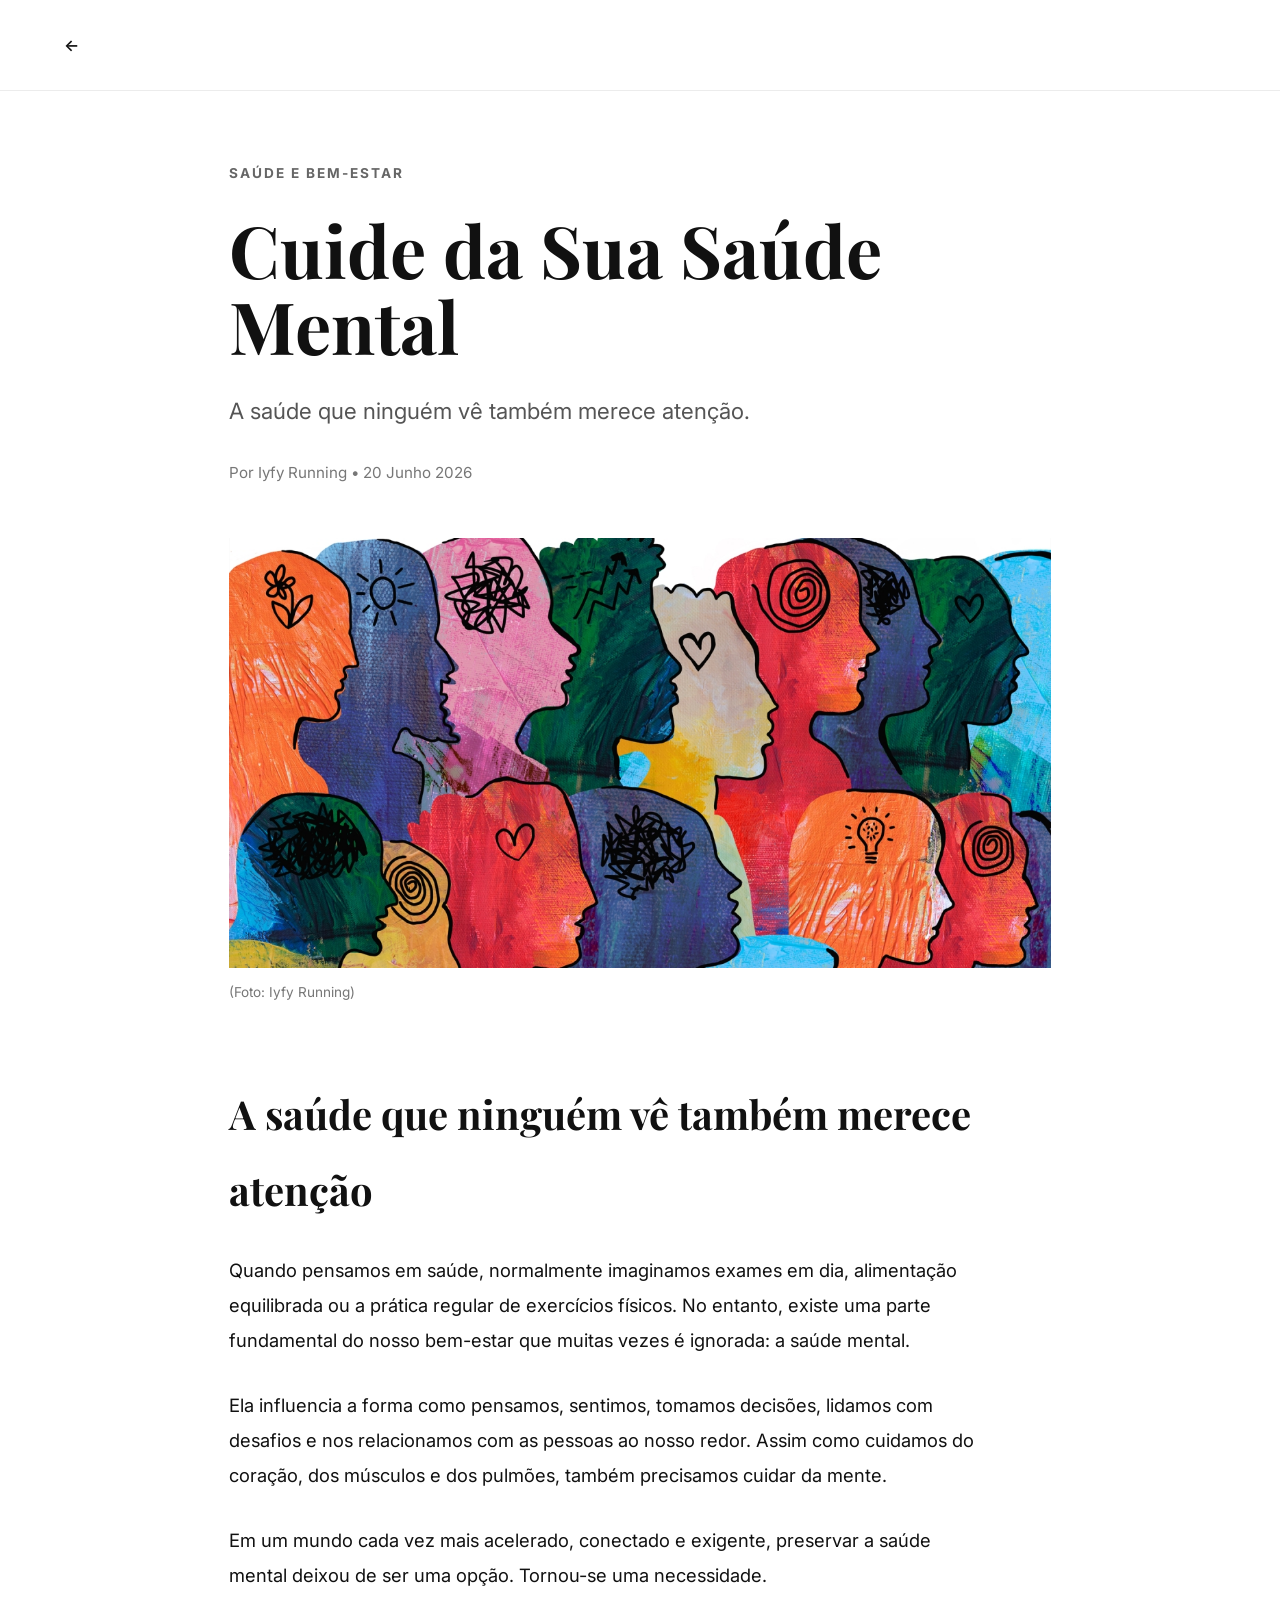
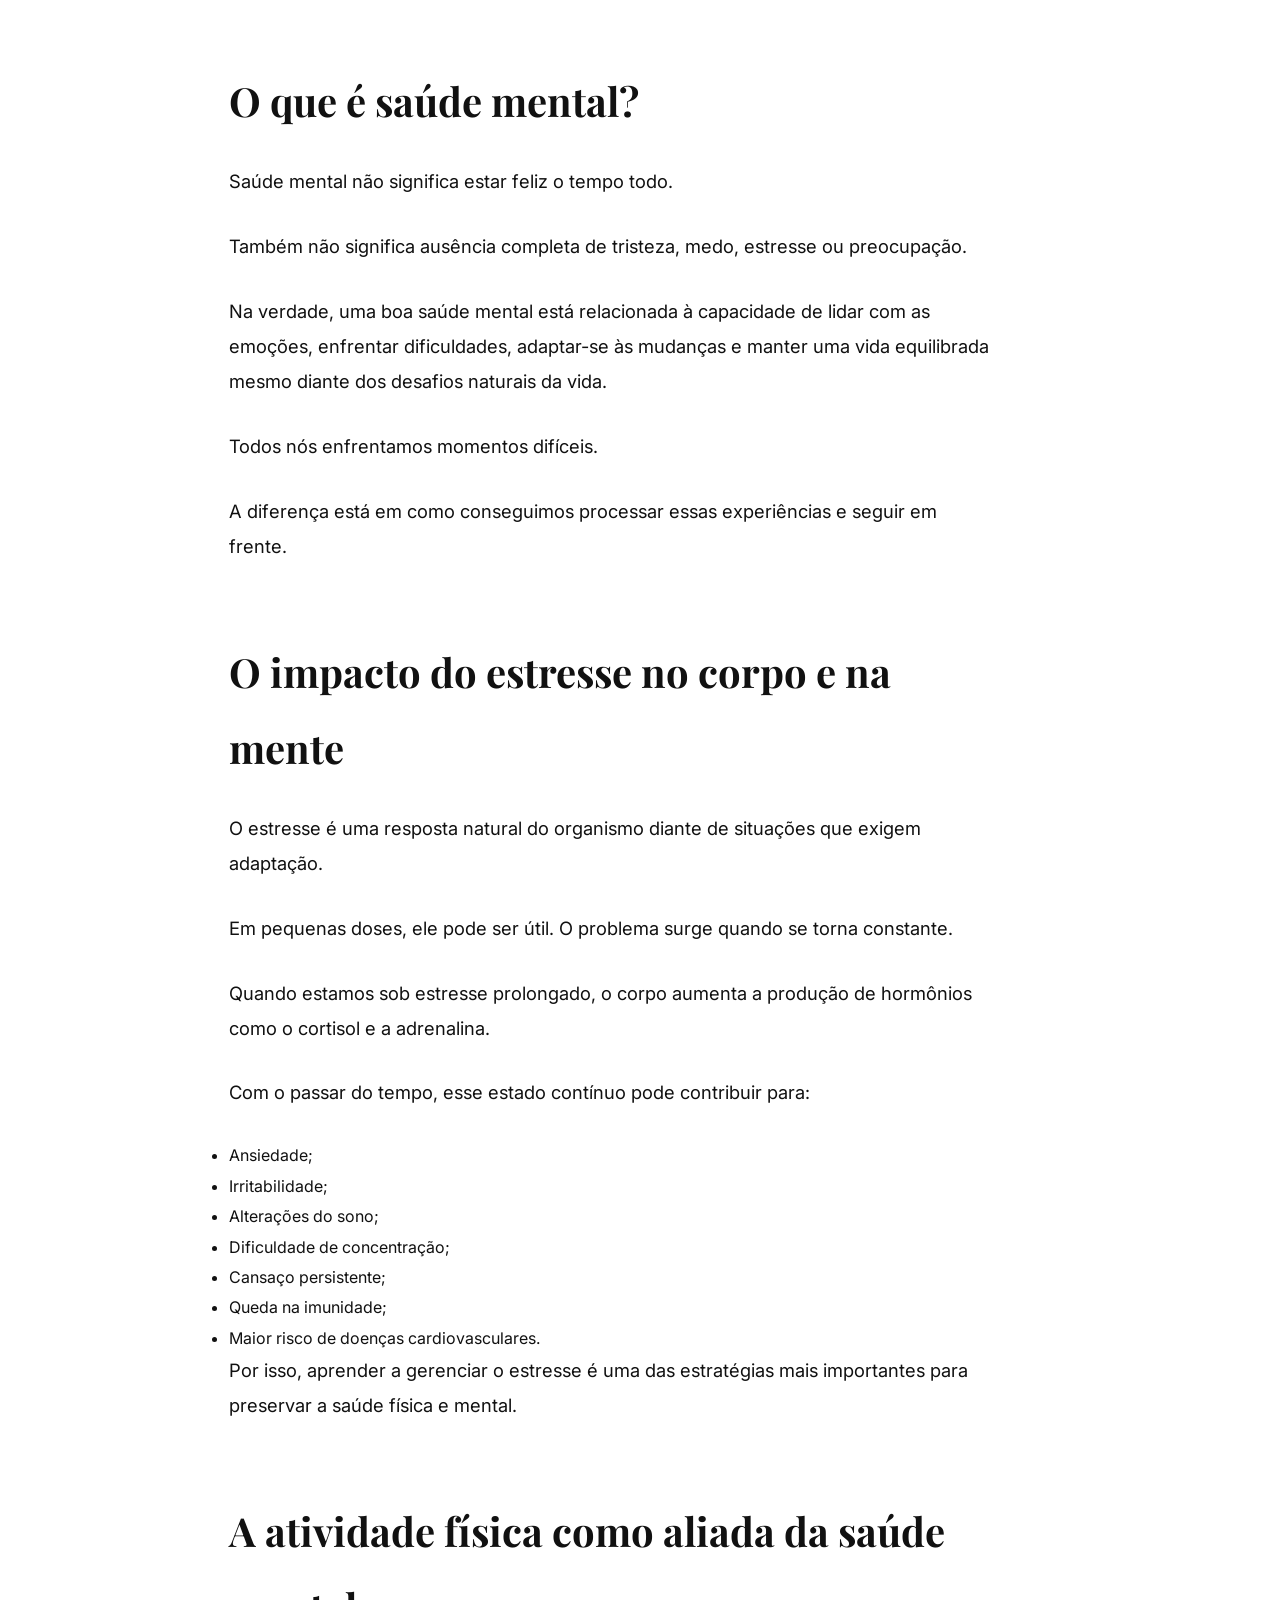
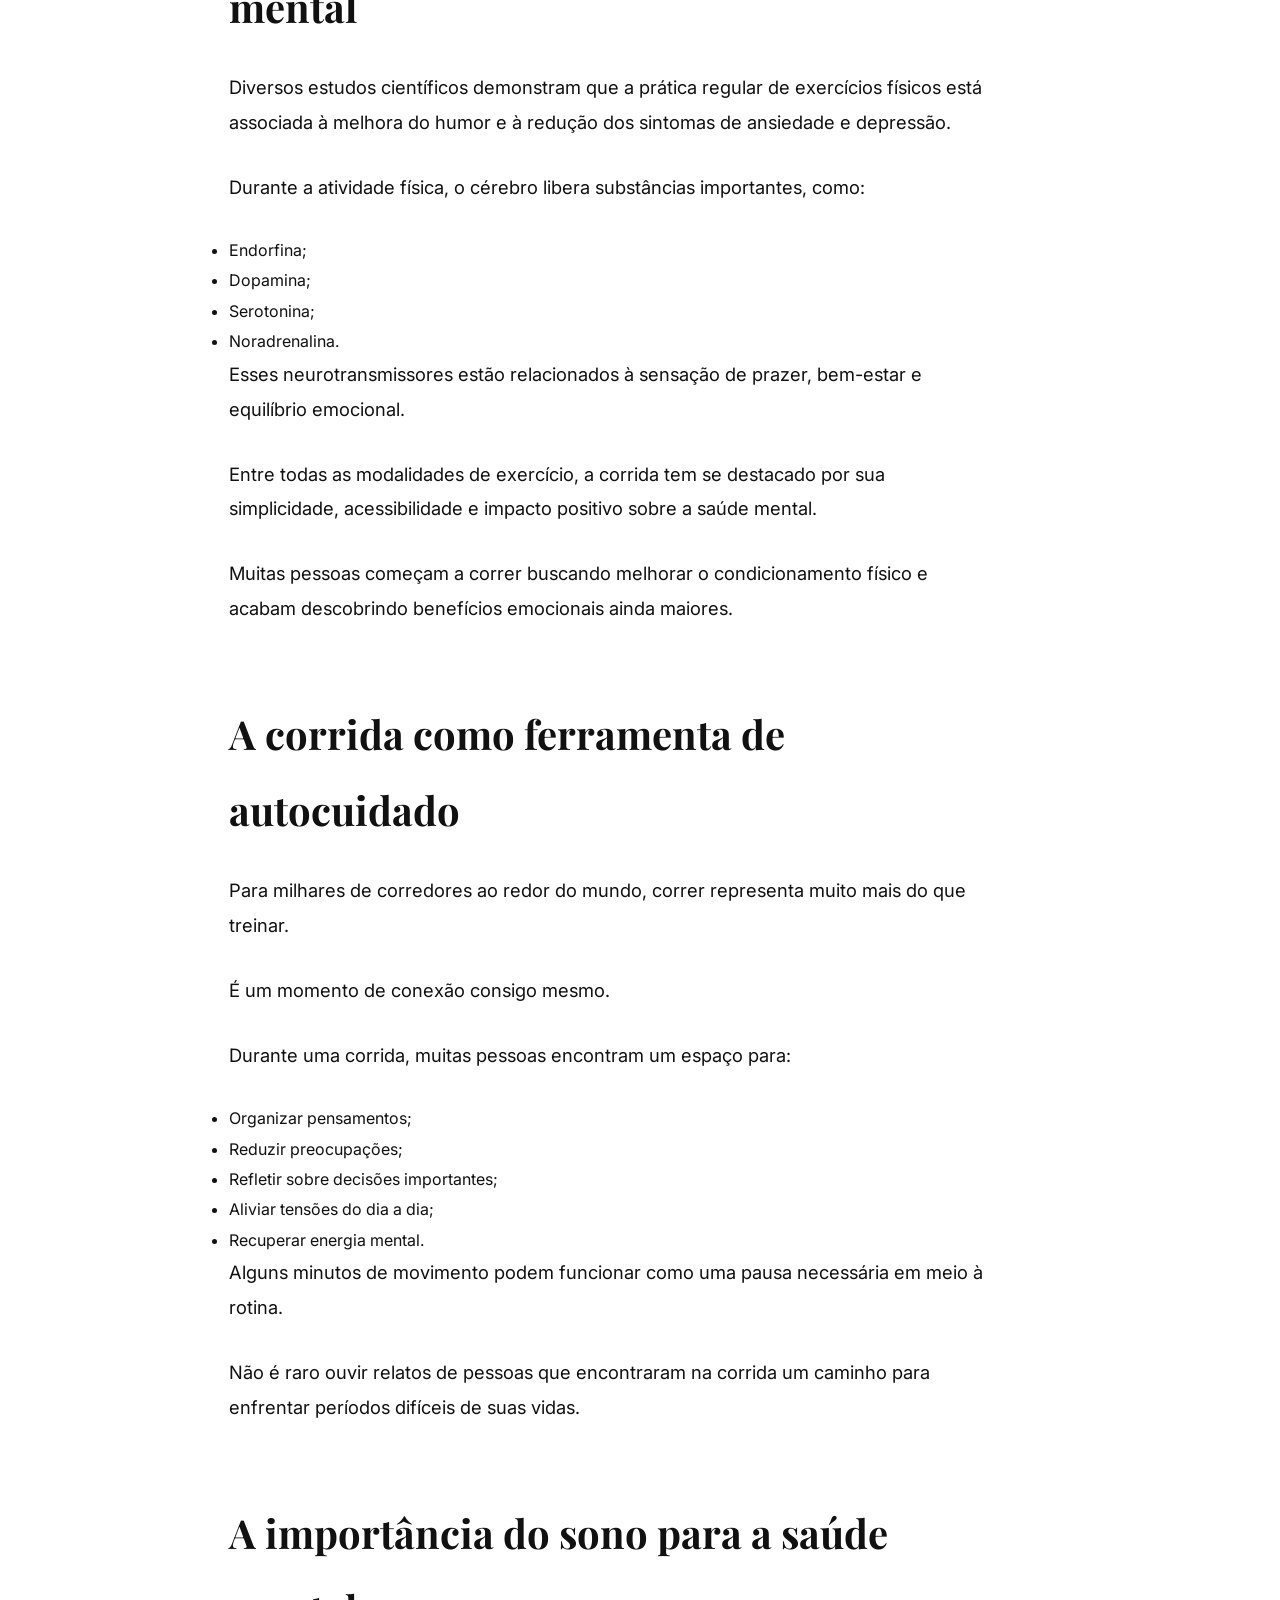
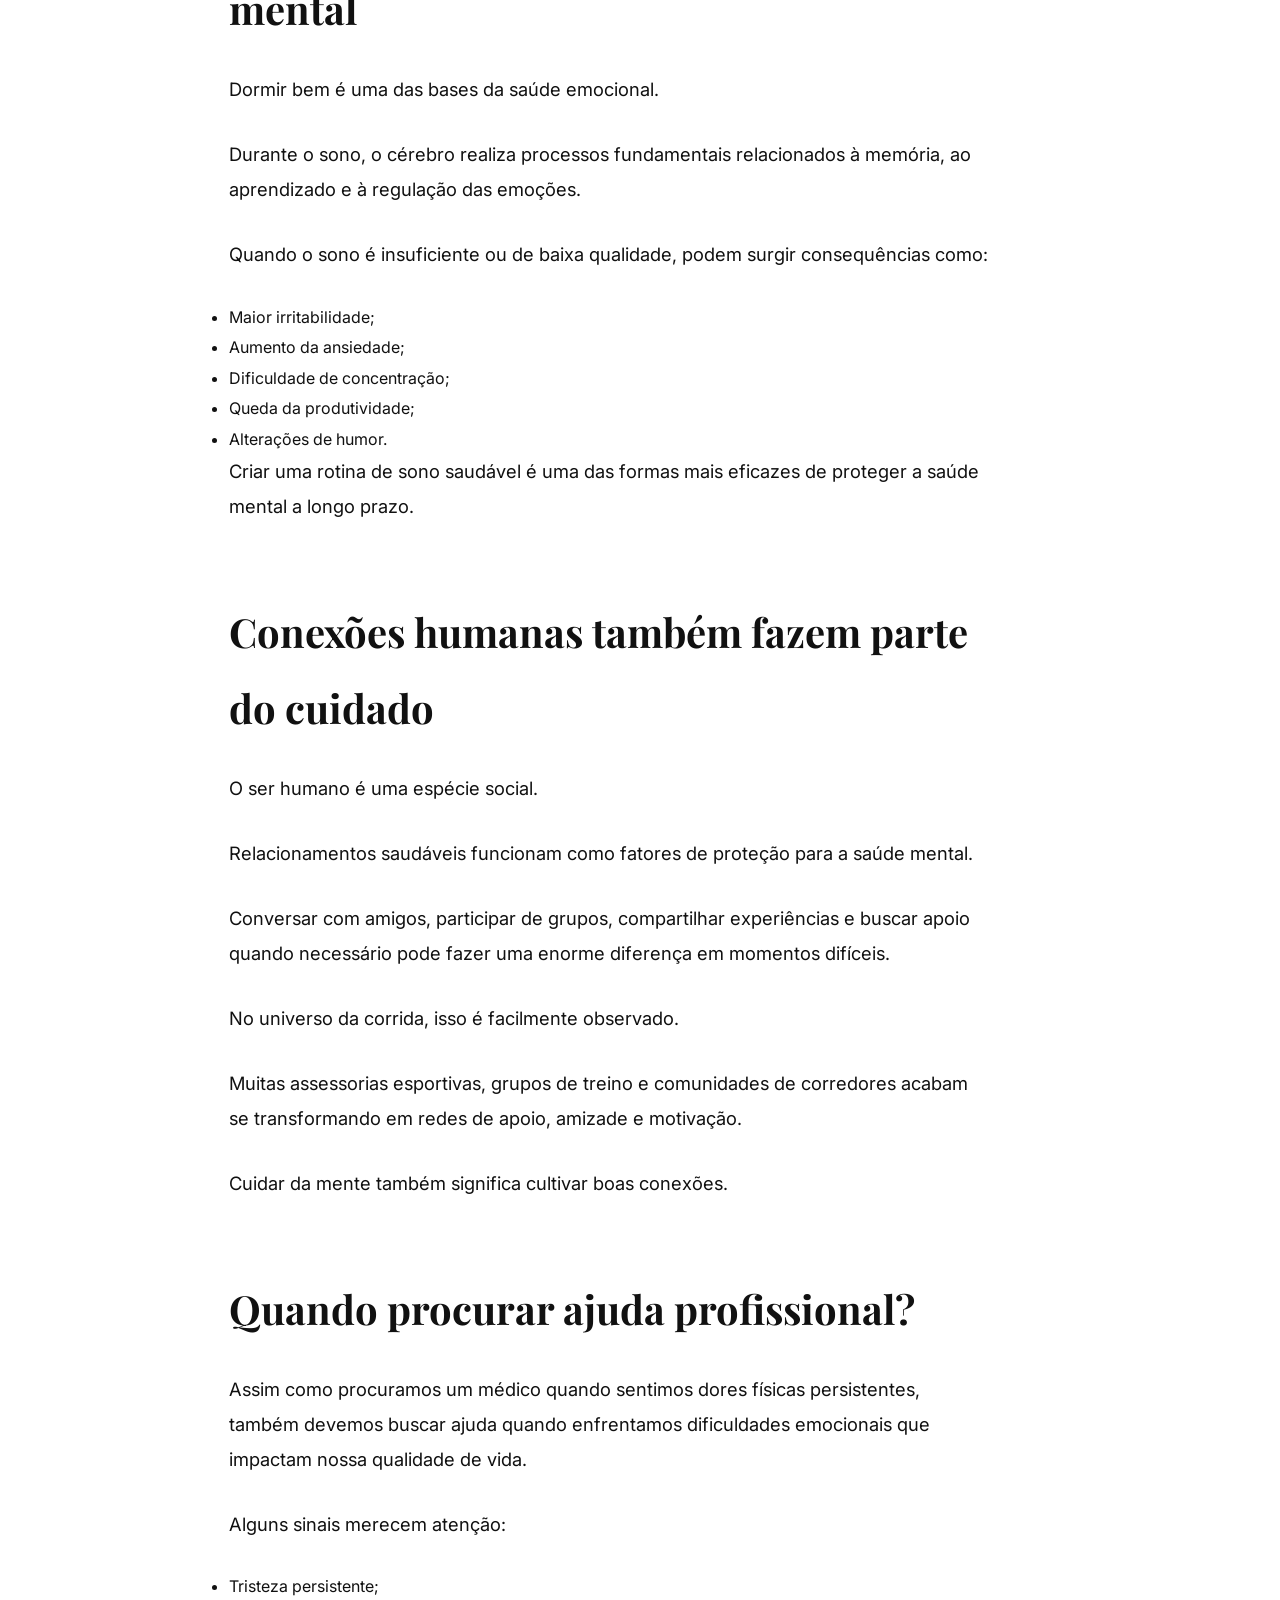
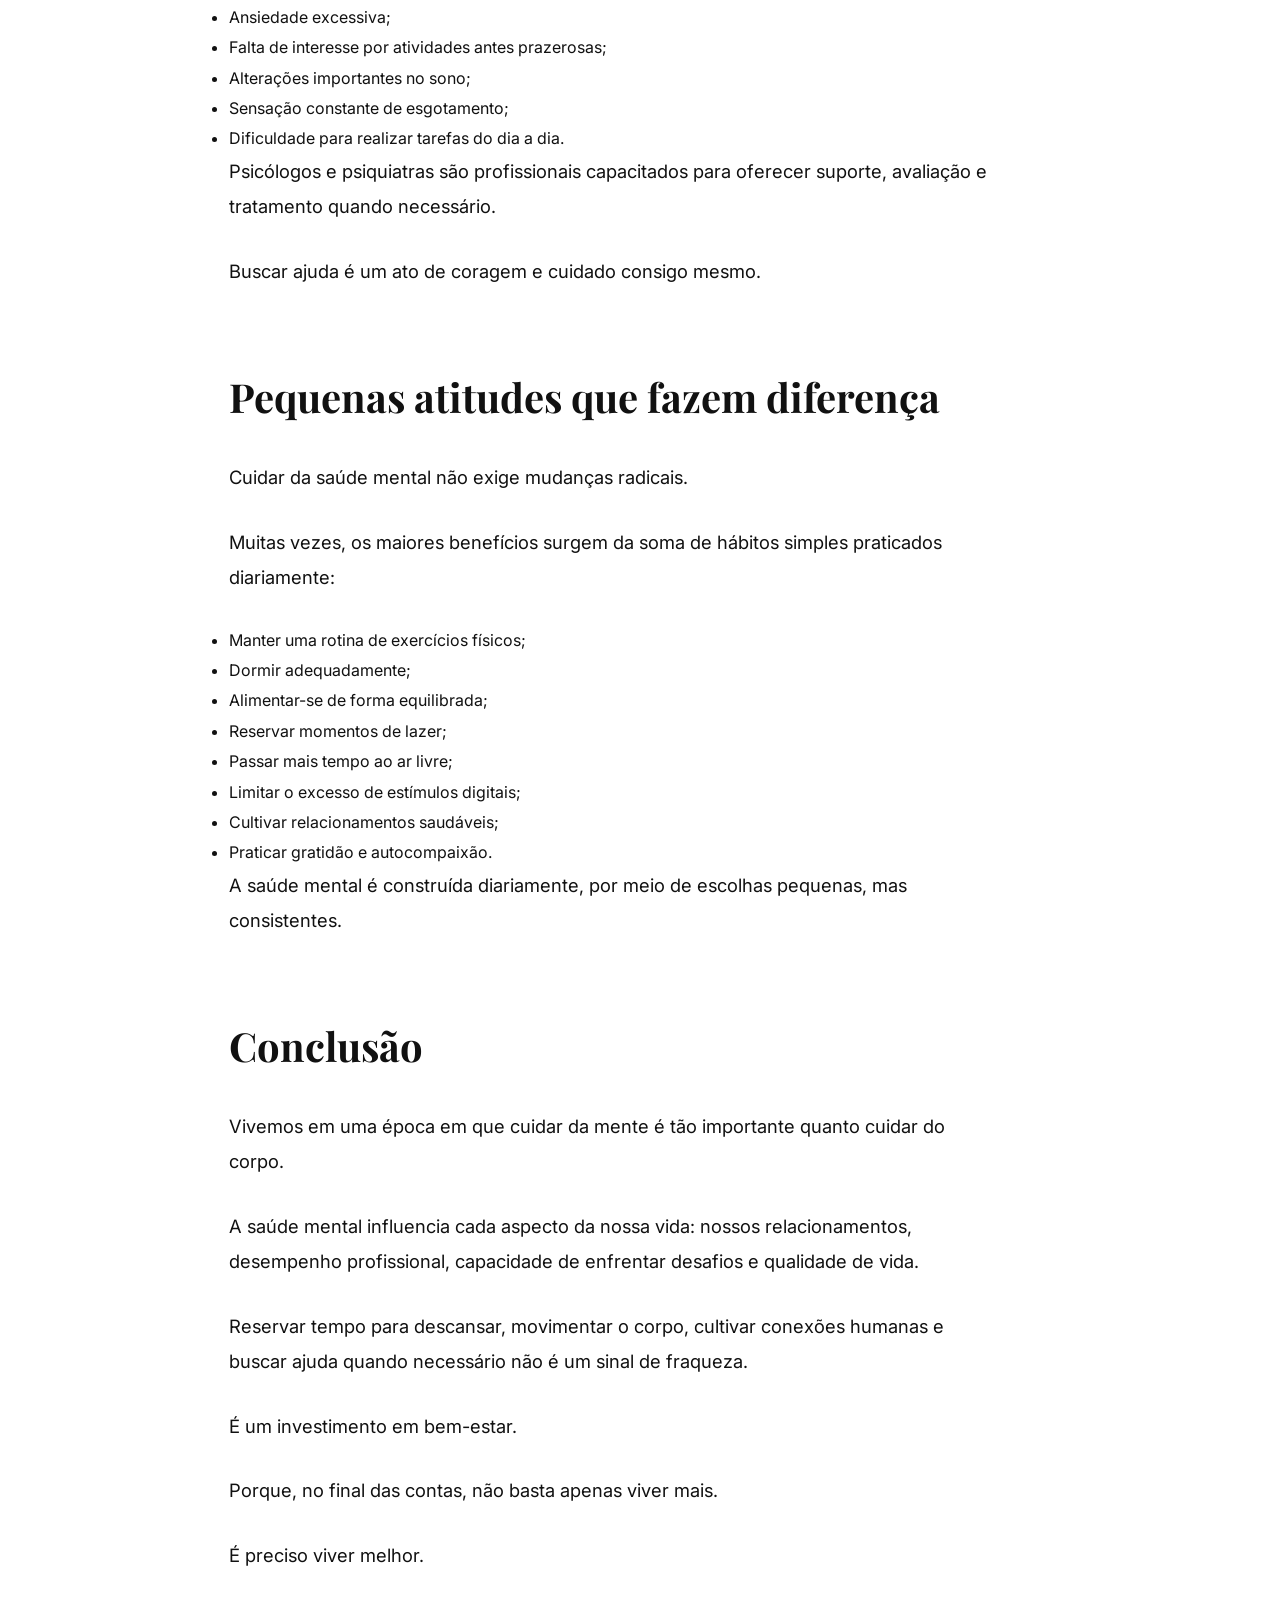
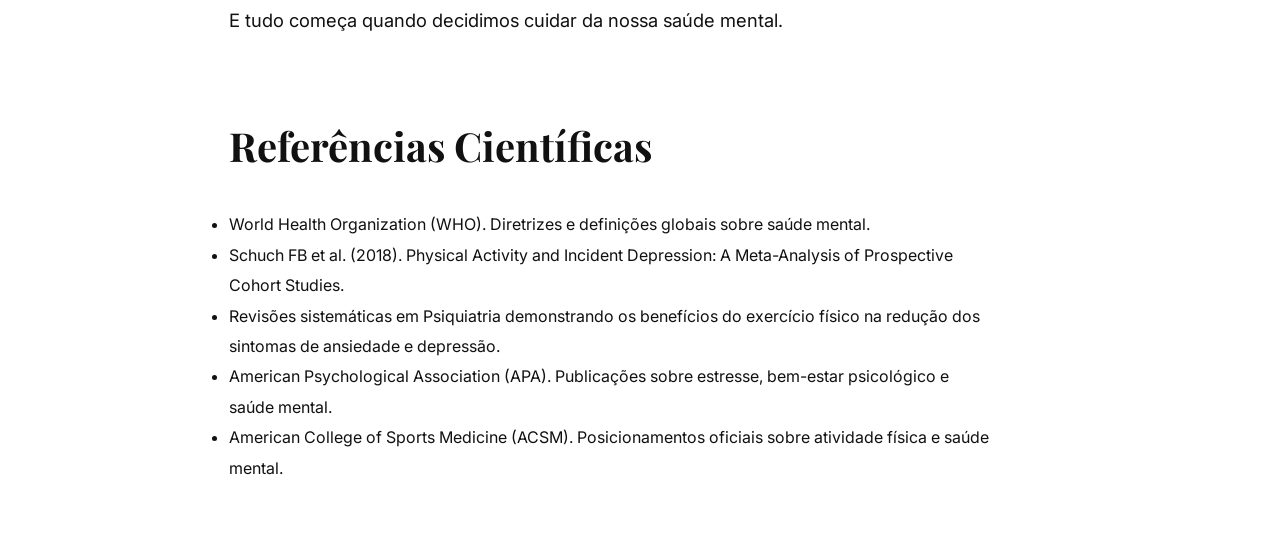
<file: mentalhealth.html>
<!DOCTYPE html>
<html lang="pt-BR">

<head>

<meta charset="UTF-8">
<meta name="viewport" content="width=device-width, initial-scale=1.0">

<title>Cuide da Sua Saúde Mental</title>

<link rel="stylesheet" href="article.css">

<link rel="preconnect" href="https://fonts.googleapis.com">

<link href="https://fonts.googleapis.com/css2?family=Inter:wght@300;400;500;600;700&family=Playfair+Display:wght@500;600;700;800&display=swap" rel="stylesheet">

</head>

<body>

<header class="article-header">

<a href="index.html" class="back-link">
←
</a>

</header>

<main class="article-container">

<div class="article-category">
Saúde e Bem-estar
</div>

<h1 class="article-title">
Cuide da Sua Saúde Mental
</h1>

<p class="article-subtitle">
A saúde que ninguém vê também merece atenção.
</p>

<div class="article-meta">
Por Iyfy Running • 20 Junho 2026
</div>

<figure class="article-image">

<img src="healthmental.jpg" alt="Corrida">

<figcaption>
(Foto: Iyfy Running)
</figcaption>

</figure>

<article class="article-content">

<h2>A saúde que ninguém vê também merece atenção</h2>

<p>
Quando pensamos em saúde, normalmente imaginamos exames em dia, alimentação equilibrada ou a prática regular de exercícios físicos. No entanto, existe uma parte fundamental do nosso bem-estar que muitas vezes é ignorada: a saúde mental.
</p>

<p>
Ela influencia a forma como pensamos, sentimos, tomamos decisões, lidamos com desafios e nos relacionamos com as pessoas ao nosso redor. Assim como cuidamos do coração, dos músculos e dos pulmões, também precisamos cuidar da mente.
</p>

<p>
Em um mundo cada vez mais acelerado, conectado e exigente, preservar a saúde mental deixou de ser uma opção. Tornou-se uma necessidade.
</p>

<h2>O que é saúde mental?</h2>

<p>
Saúde mental não significa estar feliz o tempo todo.
</p>

<p>
Também não significa ausência completa de tristeza, medo, estresse ou preocupação.
</p>

<p>
Na verdade, uma boa saúde mental está relacionada à capacidade de lidar com as emoções, enfrentar dificuldades, adaptar-se às mudanças e manter uma vida equilibrada mesmo diante dos desafios naturais da vida.
</p>

<p>
Todos nós enfrentamos momentos difíceis.
</p>

<p>
A diferença está em como conseguimos processar essas experiências e seguir em frente.
</p>

<h2>O impacto do estresse no corpo e na mente</h2>

<p>
O estresse é uma resposta natural do organismo diante de situações que exigem adaptação.
</p>

<p>
Em pequenas doses, ele pode ser útil. O problema surge quando se torna constante.
</p>

<p>
Quando estamos sob estresse prolongado, o corpo aumenta a produção de hormônios como o cortisol e a adrenalina.
</p>

<p>
Com o passar do tempo, esse estado contínuo pode contribuir para:
</p>

<ul>
<li>Ansiedade;</li>
<li>Irritabilidade;</li>
<li>Alterações do sono;</li>
<li>Dificuldade de concentração;</li>
<li>Cansaço persistente;</li>
<li>Queda na imunidade;</li>
<li>Maior risco de doenças cardiovasculares.</li>
</ul>

<p>
Por isso, aprender a gerenciar o estresse é uma das estratégias mais importantes para preservar a saúde física e mental.
</p>

<h2>A atividade física como aliada da saúde mental</h2>

<p>
Diversos estudos científicos demonstram que a prática regular de exercícios físicos está associada à melhora do humor e à redução dos sintomas de ansiedade e depressão.
</p>

<p>
Durante a atividade física, o cérebro libera substâncias importantes, como:
</p>

<ul>
<li>Endorfina;</li>
<li>Dopamina;</li>
<li>Serotonina;</li>
<li>Noradrenalina.</li>
</ul>

<p>
Esses neurotransmissores estão relacionados à sensação de prazer, bem-estar e equilíbrio emocional.
</p>

<p>
Entre todas as modalidades de exercício, a corrida tem se destacado por sua simplicidade, acessibilidade e impacto positivo sobre a saúde mental.
</p>

<p>
Muitas pessoas começam a correr buscando melhorar o condicionamento físico e acabam descobrindo benefícios emocionais ainda maiores.
</p>

<h2>A corrida como ferramenta de autocuidado</h2>

<p>
Para milhares de corredores ao redor do mundo, correr representa muito mais do que treinar.
</p>

<p>
É um momento de conexão consigo mesmo.
</p>

<p>
Durante uma corrida, muitas pessoas encontram um espaço para:
</p>

<ul>
<li>Organizar pensamentos;</li>
<li>Reduzir preocupações;</li>
<li>Refletir sobre decisões importantes;</li>
<li>Aliviar tensões do dia a dia;</li>
<li>Recuperar energia mental.</li>
</ul>

<p>
Alguns minutos de movimento podem funcionar como uma pausa necessária em meio à rotina.
</p>

<p>
Não é raro ouvir relatos de pessoas que encontraram na corrida um caminho para enfrentar períodos difíceis de suas vidas.
</p>

<h2>A importância do sono para a saúde mental</h2>

<p>
Dormir bem é uma das bases da saúde emocional.
</p>

<p>
Durante o sono, o cérebro realiza processos fundamentais relacionados à memória, ao aprendizado e à regulação das emoções.
</p>

<p>
Quando o sono é insuficiente ou de baixa qualidade, podem surgir consequências como:
</p>

<ul>
<li>Maior irritabilidade;</li>
<li>Aumento da ansiedade;</li>
<li>Dificuldade de concentração;</li>
<li>Queda da produtividade;</li>
<li>Alterações de humor.</li>
</ul>

<p>
Criar uma rotina de sono saudável é uma das formas mais eficazes de proteger a saúde mental a longo prazo.
</p>

<h2>Conexões humanas também fazem parte do cuidado</h2>

<p>
O ser humano é uma espécie social.
</p>

<p>
Relacionamentos saudáveis funcionam como fatores de proteção para a saúde mental.
</p>

<p>
Conversar com amigos, participar de grupos, compartilhar experiências e buscar apoio quando necessário pode fazer uma enorme diferença em momentos difíceis.
</p>

<p>
No universo da corrida, isso é facilmente observado.
</p>

<p>
Muitas assessorias esportivas, grupos de treino e comunidades de corredores acabam se transformando em redes de apoio, amizade e motivação.
</p>

<p>
Cuidar da mente também significa cultivar boas conexões.
</p>

<h2>Quando procurar ajuda profissional?</h2>

<p>
Assim como procuramos um médico quando sentimos dores físicas persistentes, também devemos buscar ajuda quando enfrentamos dificuldades emocionais que impactam nossa qualidade de vida.
</p>

<p>
Alguns sinais merecem atenção:
</p>

<ul>
<li>Tristeza persistente;</li>
<li>Ansiedade excessiva;</li>
<li>Falta de interesse por atividades antes prazerosas;</li>
<li>Alterações importantes no sono;</li>
<li>Sensação constante de esgotamento;</li>
<li>Dificuldade para realizar tarefas do dia a dia.</li>
</ul>

<p>
Psicólogos e psiquiatras são profissionais capacitados para oferecer suporte, avaliação e tratamento quando necessário.
</p>

<p>
Buscar ajuda é um ato de coragem e cuidado consigo mesmo.
</p>

<h2>Pequenas atitudes que fazem diferença</h2>

<p>
Cuidar da saúde mental não exige mudanças radicais.
</p>

<p>
Muitas vezes, os maiores benefícios surgem da soma de hábitos simples praticados diariamente:
</p>

<ul>
<li>Manter uma rotina de exercícios físicos;</li>
<li>Dormir adequadamente;</li>
<li>Alimentar-se de forma equilibrada;</li>
<li>Reservar momentos de lazer;</li>
<li>Passar mais tempo ao ar livre;</li>
<li>Limitar o excesso de estímulos digitais;</li>
<li>Cultivar relacionamentos saudáveis;</li>
<li>Praticar gratidão e autocompaixão.</li>
</ul>

<p>
A saúde mental é construída diariamente, por meio de escolhas pequenas, mas consistentes.
</p>

<h2>Conclusão</h2>

<p>
Vivemos em uma época em que cuidar da mente é tão importante quanto cuidar do corpo.
</p>

<p>
A saúde mental influencia cada aspecto da nossa vida: nossos relacionamentos, desempenho profissional, capacidade de enfrentar desafios e qualidade de vida.
</p>

<p>
Reservar tempo para descansar, movimentar o corpo, cultivar conexões humanas e buscar ajuda quando necessário não é um sinal de fraqueza.
</p>

<p>
É um investimento em bem-estar.
</p>

<p>
Porque, no final das contas, não basta apenas viver mais.
</p>

<p>
É preciso viver melhor.
</p>

<p>
E tudo começa quando decidimos cuidar da nossa saúde mental.
</p>

<h2>Referências Científicas</h2>

<ul>

<li>
World Health Organization (WHO). Diretrizes e definições globais sobre saúde mental.
</li>

<li>
Schuch FB et al. (2018). Physical Activity and Incident Depression: A Meta-Analysis of Prospective Cohort Studies.
</li>

<li>
Revisões sistemáticas em Psiquiatria demonstrando os benefícios do exercício físico na redução dos sintomas de ansiedade e depressão.
</li>

<li>
American Psychological Association (APA). Publicações sobre estresse, bem-estar psicológico e saúde mental.
</li>

<li>
American College of Sports Medicine (ACSM). Posicionamentos oficiais sobre atividade física e saúde mental.
</li>

</ul>

</article>



</main>

</body>

</html>
</file>
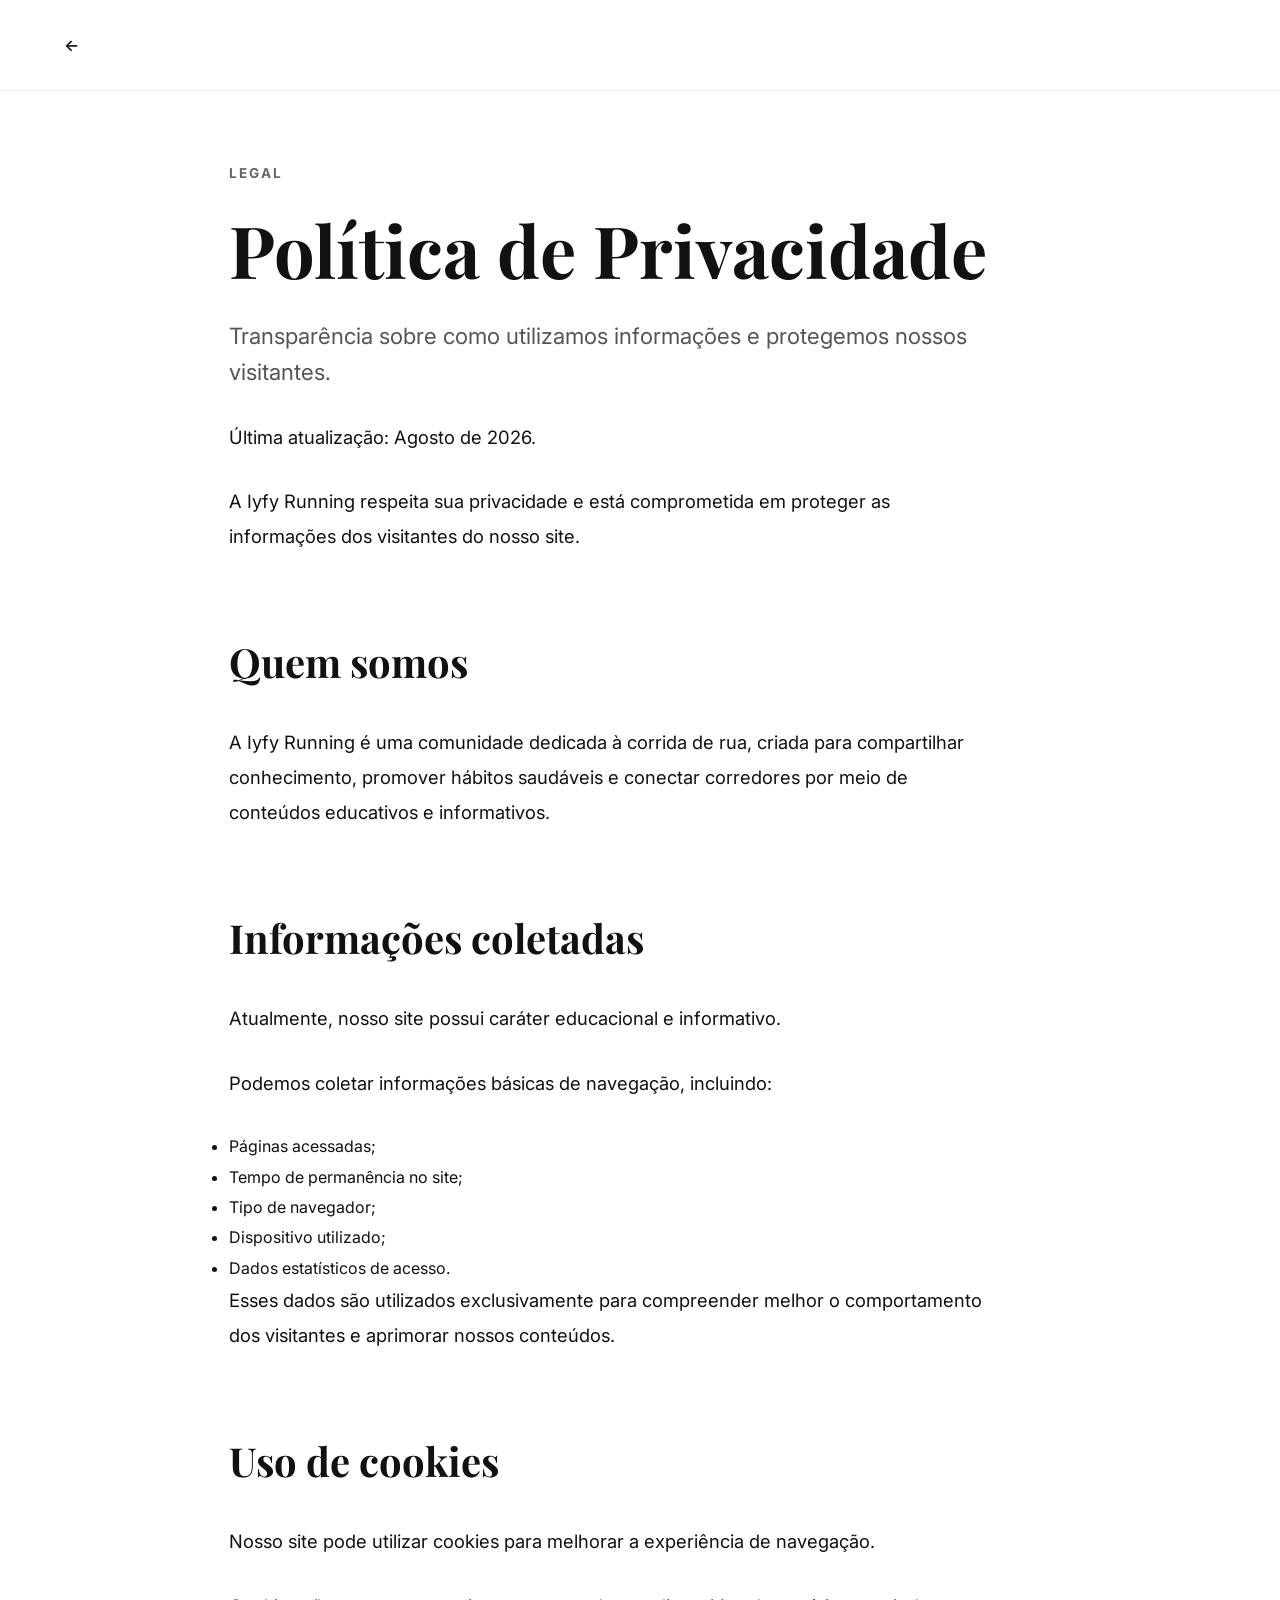
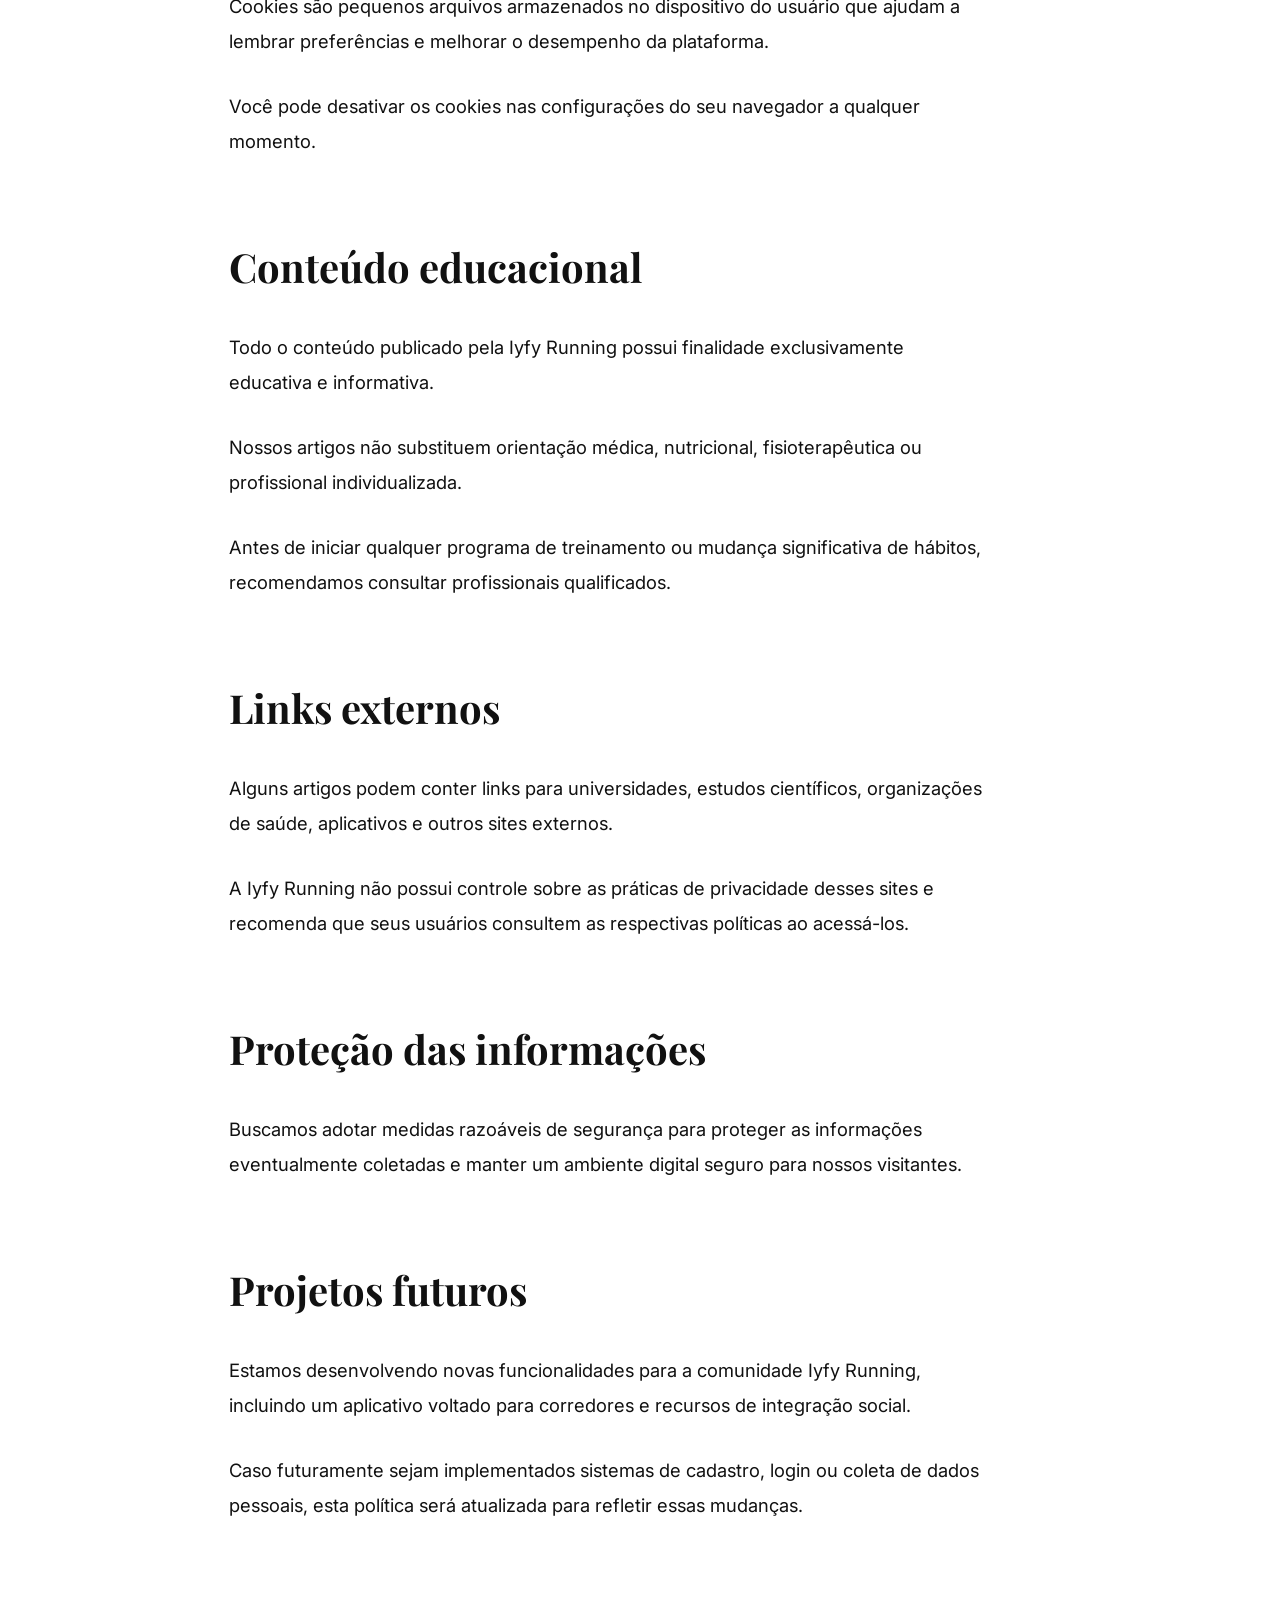
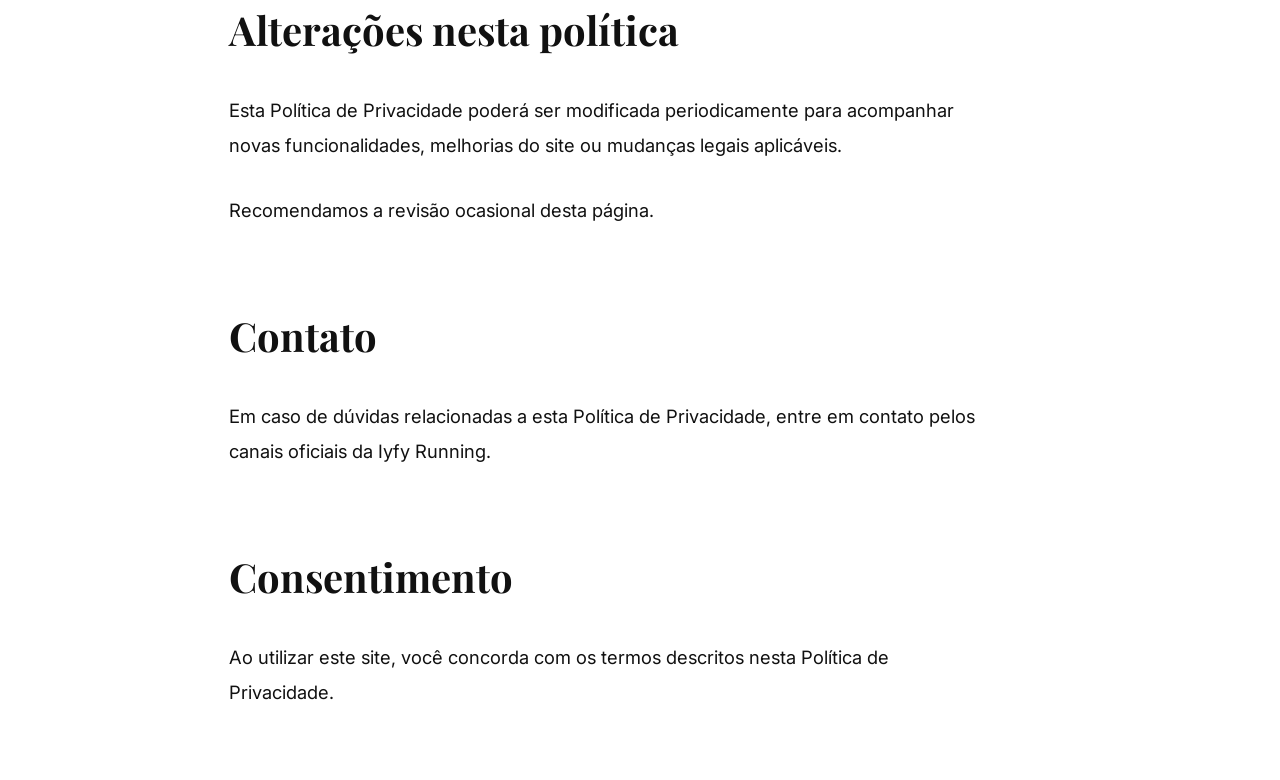
<file: privacidade.html>
<!DOCTYPE html>
<html lang="pt-BR">

<head>

<meta charset="UTF-8">
<meta name="viewport" content="width=device-width, initial-scale=1.0">

<title>Política de Privacidade</title>

<link rel="stylesheet" href="article.css">

<link rel="preconnect" href="https://fonts.googleapis.com">

<link href="https://fonts.googleapis.com/css2?family=Inter:wght@300;400;500;600;700&family=Playfair+Display:wght@500;600;700;800&display=swap" rel="stylesheet">

</head>

<body>

<header class="article-header">

<a href="index.html" class="back-link">
←
</a>

</header>

<main class="article-container">

<div class="article-category">
LEGAL
</div>

<h1 class="article-title">
Política de Privacidade
</h1>

<p class="article-subtitle">
Transparência sobre como utilizamos informações e protegemos nossos visitantes.
</p>

<article class="article-content">

<p>
Última atualização: Agosto de 2026.
</p>

<p>
A Iyfy Running respeita sua privacidade e está comprometida em proteger as informações dos visitantes do nosso site.
</p>

<h2>Quem somos</h2>

<p>
A Iyfy Running é uma comunidade dedicada à corrida de rua, criada para compartilhar conhecimento, promover hábitos saudáveis e conectar corredores por meio de conteúdos educativos e informativos.
</p>

<h2>Informações coletadas</h2>

<p>
Atualmente, nosso site possui caráter educacional e informativo.
</p>

<p>
Podemos coletar informações básicas de navegação, incluindo:
</p>

<ul>
<li>Páginas acessadas;</li>
<li>Tempo de permanência no site;</li>
<li>Tipo de navegador;</li>
<li>Dispositivo utilizado;</li>
<li>Dados estatísticos de acesso.</li>
</ul>

<p>
Esses dados são utilizados exclusivamente para compreender melhor o comportamento dos visitantes e aprimorar nossos conteúdos.
</p>

<h2>Uso de cookies</h2>

<p>
Nosso site pode utilizar cookies para melhorar a experiência de navegação.
</p>

<p>
Cookies são pequenos arquivos armazenados no dispositivo do usuário que ajudam a lembrar preferências e melhorar o desempenho da plataforma.
</p>

<p>
Você pode desativar os cookies nas configurações do seu navegador a qualquer momento.
</p>

<h2>Conteúdo educacional</h2>

<p>
Todo o conteúdo publicado pela Iyfy Running possui finalidade exclusivamente educativa e informativa.
</p>

<p>
Nossos artigos não substituem orientação médica, nutricional, fisioterapêutica ou profissional individualizada.
</p>

<p>
Antes de iniciar qualquer programa de treinamento ou mudança significativa de hábitos, recomendamos consultar profissionais qualificados.
</p>

<h2>Links externos</h2>

<p>
Alguns artigos podem conter links para universidades, estudos científicos, organizações de saúde, aplicativos e outros sites externos.
</p>

<p>
A Iyfy Running não possui controle sobre as práticas de privacidade desses sites e recomenda que seus usuários consultem as respectivas políticas ao acessá-los.
</p>

<h2>Proteção das informações</h2>

<p>
Buscamos adotar medidas razoáveis de segurança para proteger as informações eventualmente coletadas e manter um ambiente digital seguro para nossos visitantes.
</p>

<h2>Projetos futuros</h2>

<p>
Estamos desenvolvendo novas funcionalidades para a comunidade Iyfy Running, incluindo um aplicativo voltado para corredores e recursos de integração social.
</p>

<p>
Caso futuramente sejam implementados sistemas de cadastro, login ou coleta de dados pessoais, esta política será atualizada para refletir essas mudanças.
</p>

<h2>Alterações nesta política</h2>

<p>
Esta Política de Privacidade poderá ser modificada periodicamente para acompanhar novas funcionalidades, melhorias do site ou mudanças legais aplicáveis.
</p>

<p>
Recomendamos a revisão ocasional desta página.
</p>

<h2>Contato</h2>

<p>
Em caso de dúvidas relacionadas a esta Política de Privacidade, entre em contato pelos canais oficiais da Iyfy Running.
</p>

<h2>Consentimento</h2>

<p>
Ao utilizar este site, você concorda com os termos descritos nesta Política de Privacidade.
</p>

</article>

</main>

</body>

</html>
</file>
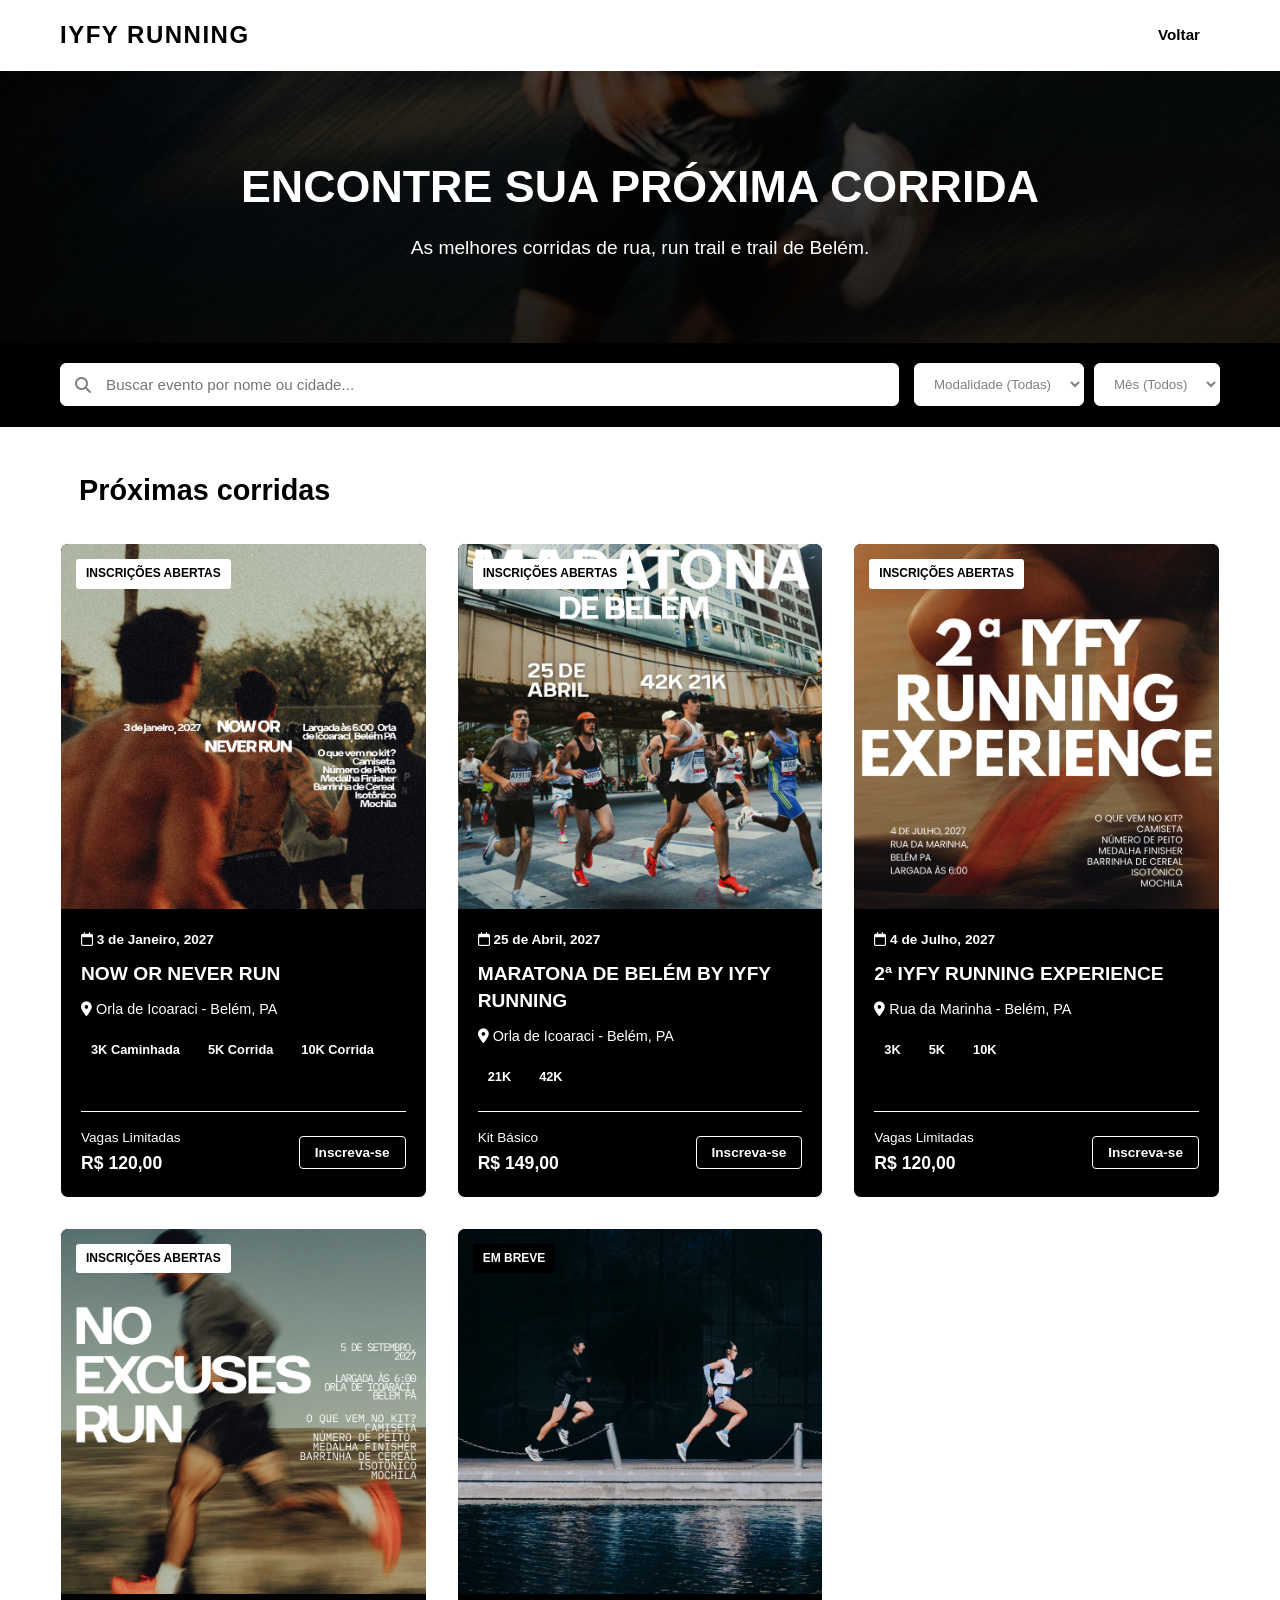
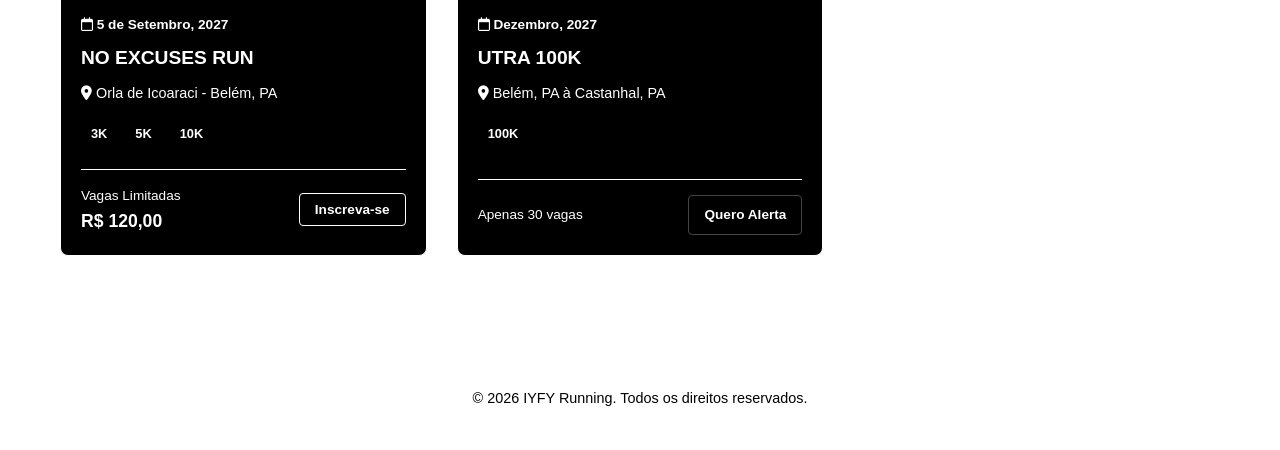
<file: runnings.html>
<!DOCTYPE html>
<html lang="pt-BR">
<head>
    <meta charset="UTF-8">
    <meta name="viewport" content="width=device-width, initial-scale=1.0">
    <title>Calendário da IYFY Running 2027</title>
    <link rel="stylesheet" href="style2.css">
    <!-- Ícones rápidos via FontAwesome -->
    <link rel="stylesheet" href="https://cdnjs.cloudflare.com/ajax/libs/font-awesome/6.4.0/css/all.min.css">
    <style>
        /* Estilos rápidos para o Modal de Inscrição */
        .modal-overlay {
            display: none;
            position: fixed;
            top: 0; left: 0; width: 100%; height: 100%;
            background: rgba(0,0,0,0.7);
            z-index: 1000;
            justify-content: center;
            align-items: center;
            padding: 20px;
        }
        .modal-content {
            background: #fff;
            padding: 30px;
            border-radius: 10px;
            width: 100%;
            max-width: 600px;
            max-height: 90vh;
            overflow-y: auto;
            position: relative;
        }
        .modal-close {
            position: absolute;
            top: 15px; right: 20px;
            font-size: 24px;
            cursor: pointer;
            color: #333;
        }
        .form-group {
            margin-bottom: 15px;
        }
        .form-group label {
            display: block;
            margin-bottom: 5px;
            font-weight: bold;
            color: #333;
        }
        .form-group input, .form-group select, .form-group textarea {
            width: 100%;
            padding: 10px;
            border: 1px solid #ccc;
            border-radius: 5px;
            font-size: 14px;
        }
        .btn-enviar-zap {
            background: #25d366;
            color: white;
            border: none;
            padding: 12px 20px;
            width: 100%;
            font-size: 16px;
            font-weight: bold;
            border-radius: 5px;
            cursor: pointer;
            display: flex;
            align-items: center;
            justify-content: center;
            gap: 10px;
        }
        .btn-enviar-zap:hover {
            background: #1ebd59;
        }
    </style>
</head>
<body>

    <!-- Header / Navbar -->
    <header class="navbar">
        <div class="container header-container">
            <div class="logo">IYFY <span>RUNNING</span></div>
            <nav class="menu">
                <a href="">Voltar</a>
            </nav>
        </div>
    </header>

    <!-- Hero Section -->
    <section class="hero">
        <div class="container hero-content">
            <h1>Encontre sua próxima corrida</h1>
            <p>As melhores corridas de rua, run trail e trail de Belém.</p>
        </div>
    </section>

    <!-- Filtros e Busca -->
    <section class="filters-section">
        <div class="container filters-container">
            <div class="search-box">
                <i class="fa-solid fa-magnifying-glass"></i>
                <input type="text" placeholder="Buscar evento por nome ou cidade...">
            </div>
            <div class="filter-options">
                <select name="modalidade" id="modalidade">
                    <option value="">Modalidade (Todas)</option>
                    <option value="rua">Corrida de Rua</option>
                    <option value="runtrail">Run Trail</option>
                    <option value="trail">Trail</option>
                </select>
                <select name="data" id="data">
                    <option value="">Mês (Todos)</option>
                    <option value="10">Janeiro</option>
                    <option value="11">Fevereiro</option>
                    <option value="12">Março</option>
                    <option value="12">Abril</option>
                    <option value="13">Maio</option>
                    <option value="14">Junho</option>
                    <option value="15">Julho</option>
                    <option value="16">Agosto</option>
                    <option value="17">Setembro</option>
                    <option value="18">Outubro</option>
                    <option value="19">Novembro</option>
                    <option value="20">Dezembro</option>
                </select>
            </div>
        </div>
    </section>

    <!-- Grid de Eventos -->
    <main class="container main-content">
        <h2 class="section-title">Próximas corridas</h2>

        <div class="events-grid">
            <div class="event-card" data-modalidade="trail" data-mes="12">
                <div class="card-image" style="background-image: url('nn-banner.jpeg');">
                    <span class="badge badge-inscricoes">Inscrições Abertas</span>
                </div>
                <div class="card-body">
                    <span class="event-date"><i class="fa-regular fa-calendar"></i> 3 de Janeiro, 2027</span>
                    <h3 class="event-title">NOW OR NEVER RUN</h3>
                    <p class="event-details"><i class="fa-solid fa-location-dot"></i> Orla de Icoaraci - Belém, PA</p>
                    <div class="event-distances">
                        <span>3K Caminhada</span>
                        <span>5K Corrida</span>
                        <span>10K Corrida</span>
                    </div>
                    <div class="card-footer">
                        <span class="price">Vagas Limitadas<strong>R$ 120,00</strong></span>
                        <button class="btn-card btn-inscrever" data-evento="NOW OR NEVER RUN" data-distancias="3K Caminhada, 5K Corrida, 10K Corrida" data-preco="120,00">Inscreva-se</button>
                    </div>
                </div>
            </div>

            <div class="event-card" data-modalidade="trail" data-mes="12">
                <div class="card-image" style="background-image: url('maratona-banner.jpeg');">
                    <span class="badge badge-inscricoes">Inscrições Abertas</span>
                </div>
                <div class="card-body">
                    <span class="event-date"><i class="fa-regular fa-calendar"></i> 25 de Abril, 2027</span>
                    <h3 class="event-title">MARATONA DE BELÉM BY IYFY RUNNING</h3>
                    <p class="event-details"><i class="fa-solid fa-location-dot"></i> Orla de Icoaraci - Belém, PA</p>
                    <div class="event-distances">
                        <span>21K</span>
                        <span>42K</span>
                    </div>
                    <div class="card-footer">
                        <span class="price">Kit Básico<strong>R$ 149,00</strong></span>
                        <button class="btn-card btn-inscrever" data-evento="MARATONA DE BELÉM BY IYFY RUNNING" data-distancias="21K, 42K" data-preco="149,00">Inscreva-se</button>
                    </div>
                </div>
            </div>

            <div class="event-card" data-modalidade="trail" data-mes="12">
                <div class="card-image" style="background-image: url('ire-banner.jpeg');">
                    <span class="badge badge-inscricoes">Inscrições Abertas</span>
                </div>
                <div class="card-body">
                    <span class="event-date"><i class="fa-regular fa-calendar"></i> 4 de Julho, 2027</span>
                    <h3 class="event-title">2ª IYFY RUNNING EXPERIENCE</h3>
                    <p class="event-details"><i class="fa-solid fa-location-dot"></i> Rua da Marinha - Belém, PA</p>
                    <div class="event-distances">
                        <span>3K</span>
                        <span>5K</span>
                        <span>10K</span>
                    </div>
                    <div class="card-footer">
                        <span class="price">Vagas Limitadas<strong>R$ 120,00</strong></span>
                        <button class="btn-card btn-inscrever" data-evento="2ª IYFY RUNNING EXPERIENCE" data-distancias="3K, 5K, 10K" data-preco="120,00">Inscreva-se</button>
                    </div>
                </div>
            </div>

            <div class="event-card" data-modalidade="trail" data-mes="12">
                <div class="card-image" style="background-image: url('noexcuses-banner.jpeg');">
                    <span class="badge badge-inscricoes">Inscrições Abertas</span>
                </div>
                <div class="card-body">
                    <span class="event-date"><i class="fa-regular fa-calendar"></i> 5 de Setembro, 2027</span>
                    <h3 class="event-title">NO EXCUSES RUN</h3>
                    <p class="event-details"><i class="fa-solid fa-location-dot"></i> Orla de Icoaraci - Belém, PA</p>
                    <div class="event-distances">
                        <span>3K</span>
                        <span>5K</span>
                        <span>10K</span>
                    </div>
                    <div class="card-footer">
                        <span class="price">Vagas Limitadas<strong>R$ 120,00</strong></span>
                        <button class="btn-card btn-inscrever" data-evento="NO EXCUSES RUN" data-distancias="3K, 5K, 10K" data-preco="120,00">Inscreva-se</button>
                    </div>
                </div>
            </div>

            <div class="event-card" data-modalidade="rua" data-mes="11">
                <div class="card-image" style="background-image: url('42k.jpeg');">
                    <span class="badge badge-breve">Em Breve</span>
                </div>
                <div class="card-body">
                    <span class="event-date"><i class="fa-regular fa-calendar"></i> Dezembro, 2027</span>
                    <h3 class="event-title">UTRA 100K</h3>
                    <p class="event-details"><i class="fa-solid fa-location-dot"></i> Belém, PA à Castanhal, PA</p>
                    <div class="event-distances">
                        <span>100K</span>
                    </div>
                    <div class="card-footer">
                        <span class="price">Apenas 30 vagas</span>
                        <a href="#" class="btn-card disabled">Quero Alerta</a>
                    </div>
                </div>
            </div>
        </div>
    </main>

    <!-- Modal de Inscrição / Formulário -->
    <div class="modal-overlay" id="modalInscricao">
        <div class="modal-content">
            <span class="modal-close" id="fecharModal">&times;</span>
            <h2 style="margin-bottom: 20px; color: #111;">Formulário de Inscrição</h2>
            <form id="formInscricao">
                <input type="hidden" id="eventoNome">

                <div class="form-group">
                    <label>Nome Completo</label>
                    <input type="text" id="nome" required placeholder="Digite seu nome completo">
                </div>

                <div class="form-group">
                    <label>E-mail</label>
                    <input type="email" id="email" required placeholder="seu@email.com">
                </div>

                <div class="form-group">
                    <label>WhatsApp</label>
                    <input type="text" id="whatsapp" required placeholder="(91) 99999-9999">
                </div>

                <div class="form-group">
                    <label>RG</label>
                    <input type="text" id="rg" required placeholder="Número do RG">
                </div>

                <div class="form-group">
                    <label>CPF</label>
                    <input type="text" id="cpf" required placeholder="000.000.000-00">
                </div>

                <div class="form-group">
                    <label>Qual percurso você irá participar?</label>
                    <select id="modalidadeDistancia" required>
                        <option value="">Selecione a distância...</option>
                    </select>
                </div>

                <div class="form-group">
                    <label>Qual o tamanho da camisa?</label>
                    <select id="tamanhoCamisa" required>
                        <option value="">Selecione o tamanho...</option>
                        <option value="PP">PP</option>
                        <option value="P">P</option>
                        <option value="M">M</option>
                        <option value="G">G</option>
                        <option value="GG">GG</option>
                        <option value="XGG">XGG</option>
                    </select>
                </div>

                <div class="form-group">
                    <label>Possui alguma restrição de saúde?</label>
                    <textarea id="restricaoSaude" rows="2" placeholder="Informe se possui alergias, problemas cardíacos, etc. (ou digite 'Não')"></textarea>
                </div>

                <div class="form-group">
                    <label>Tipo de Inscrição</label>
                    <select id="tipoInscricao" required>
                        <option value="avulsa" id="opcaoAvulsa">Somente nesta corrida</option>
                        <option value="combo_normal">Combo 4 Corridas (R$ 509,00)</option>
                        <option value="combo_desconto">Combo 4 Corridas com 50% de Desconto (R$ 254,50 - Válido para quem participar da 1ª IYFY Running Experience e 20 vagas para o público geral.)</option>
                    </select>
                </div>

                <button type="submit" class="btn-enviar-zap">
                    <i class="fa-brands fa-whatsapp" style="font-size: 20px;"></i> Finalizar Inscrição
                </button>
            </form>
        </div>
    </div>

    <!-- Footer simples -->
    <footer>
        <p>&copy; 2026 IYFY Running. Todos os direitos reservados.</p>
    </footer>

    <!-- Script para manipular o Modal e o envio para o WhatsApp -->
    <script>
        const modal = document.getElementById('modalInscricao');
        const fecharModal = document.getElementById('fecharModal');
        const botoesInscrever = document.querySelectorAll('.btn-inscrever');
        const inputEventoNome = document.getElementById('eventoNome');
        const selectDistancias = document.getElementById('modalidadeDistancia');
        const formInscricao = document.getElementById('formInscricao');

        // Abrir modal ao clicar em "Inscreva-se"
        botoesInscrever.forEach(botao => {
            botao.addEventListener('click', () => {
                const nomeEvento = botao.getAttribute('data-evento');
                const distancias = botao.getAttribute('data-distancias').split(',');
                const precoEvento = botao.getAttribute('data-preco') || '120,00';

                inputEventoNome.value = nomeEvento;
                
                // Atualiza o texto do valor da inscrição avulsa de acordo com o evento selecionado
                const opcaoAvulsa = document.getElementById('opcaoAvulsa');
                if (opcaoAvulsa) {
                    opcaoAvulsa.textContent = `Somente nesta corrida (R$ ${precoEvento})`;
                }

                // Preencher select de distâncias
                selectDistancias.innerHTML = '<option value="">Selecione a distância...</option>';
                distancias.forEach(dist => {
                    const option = document.createElement('option');
                    option.value = dist.trim();
                    option.textContent = dist.trim();
                    selectDistancias.appendChild(option);
                });

                modal.style.display = 'flex';
            });
        });

        // Fechar modal
        fecharModal.addEventListener('click', () => {
            modal.style.display = 'none';
        });

        window.addEventListener('click', (e) => {
            if (e.target === modal) {
                modal.style.display = 'none';
            }
        });

        // Enviar para o WhatsApp
        formInscricao.addEventListener('submit', (e) => {
            e.preventDefault();

            const evento = inputEventoNome.value;
            const nome = document.getElementById('nome').value;
            const email = document.getElementById('email').value;
            const whatsapp = document.getElementById('whatsapp').value;
            const rg = document.getElementById('rg').value;
            const cpf = document.getElementById('cpf').value;
            const modalidade = selectDistancias.value;
            const camisa = document.getElementById('tamanhoCamisa').value;
            const restricao = document.getElementById('restricaoSaude').value || 'Nenhuma';
            
            const tipoInscricaoSelect = document.getElementById('tipoInscricao');
            const tipoInscricaoTexto = tipoInscricaoSelect.options[tipoInscricaoSelect.selectedIndex].text;

            // Montar a mensagem formatada para o WhatsApp
            const mensagem = `*NOVA INSCRIÇÃO - IYFY RUNNING*%0A%0A` +
                             ` *Evento:* ${evento}%0A` +
                             ` *Nome:* ${nome}%0A` +
                             ` *E-mail:* ${email}%0A` +
                             ` *WhatsApp:* ${whatsapp}%0A` +
                             ` *RG:* ${rg} | *CPF:* ${cpf}%0A` +
                             ` *Distância:* ${modalidade}%0A` +
                             ` *Camisa:* ${camisa}%0A` +
                             ` *Restrição de Saúde:* ${restricao}%0A` +
                             ` *Plano:* ${tipoInscricaoTexto}%0A%0A` +
                             `Olá! Preenchi meus dados no site e gostaria de finalizar o pagamento via PIX.`;

            // Número do WhatsApp fornecido
            const numeroWhatsApp = '5591989058986';

            // Redirecionar para o WhatsApp
            const urlWhatsApp = `https://api.whatsapp.com/send?phone=${numeroWhatsApp}&text=${mensagem}`;
            window.open(urlWhatsApp, '_blank');
        });
    </script>
    <script src="app.js"></script>
</body>
</html>
</file>
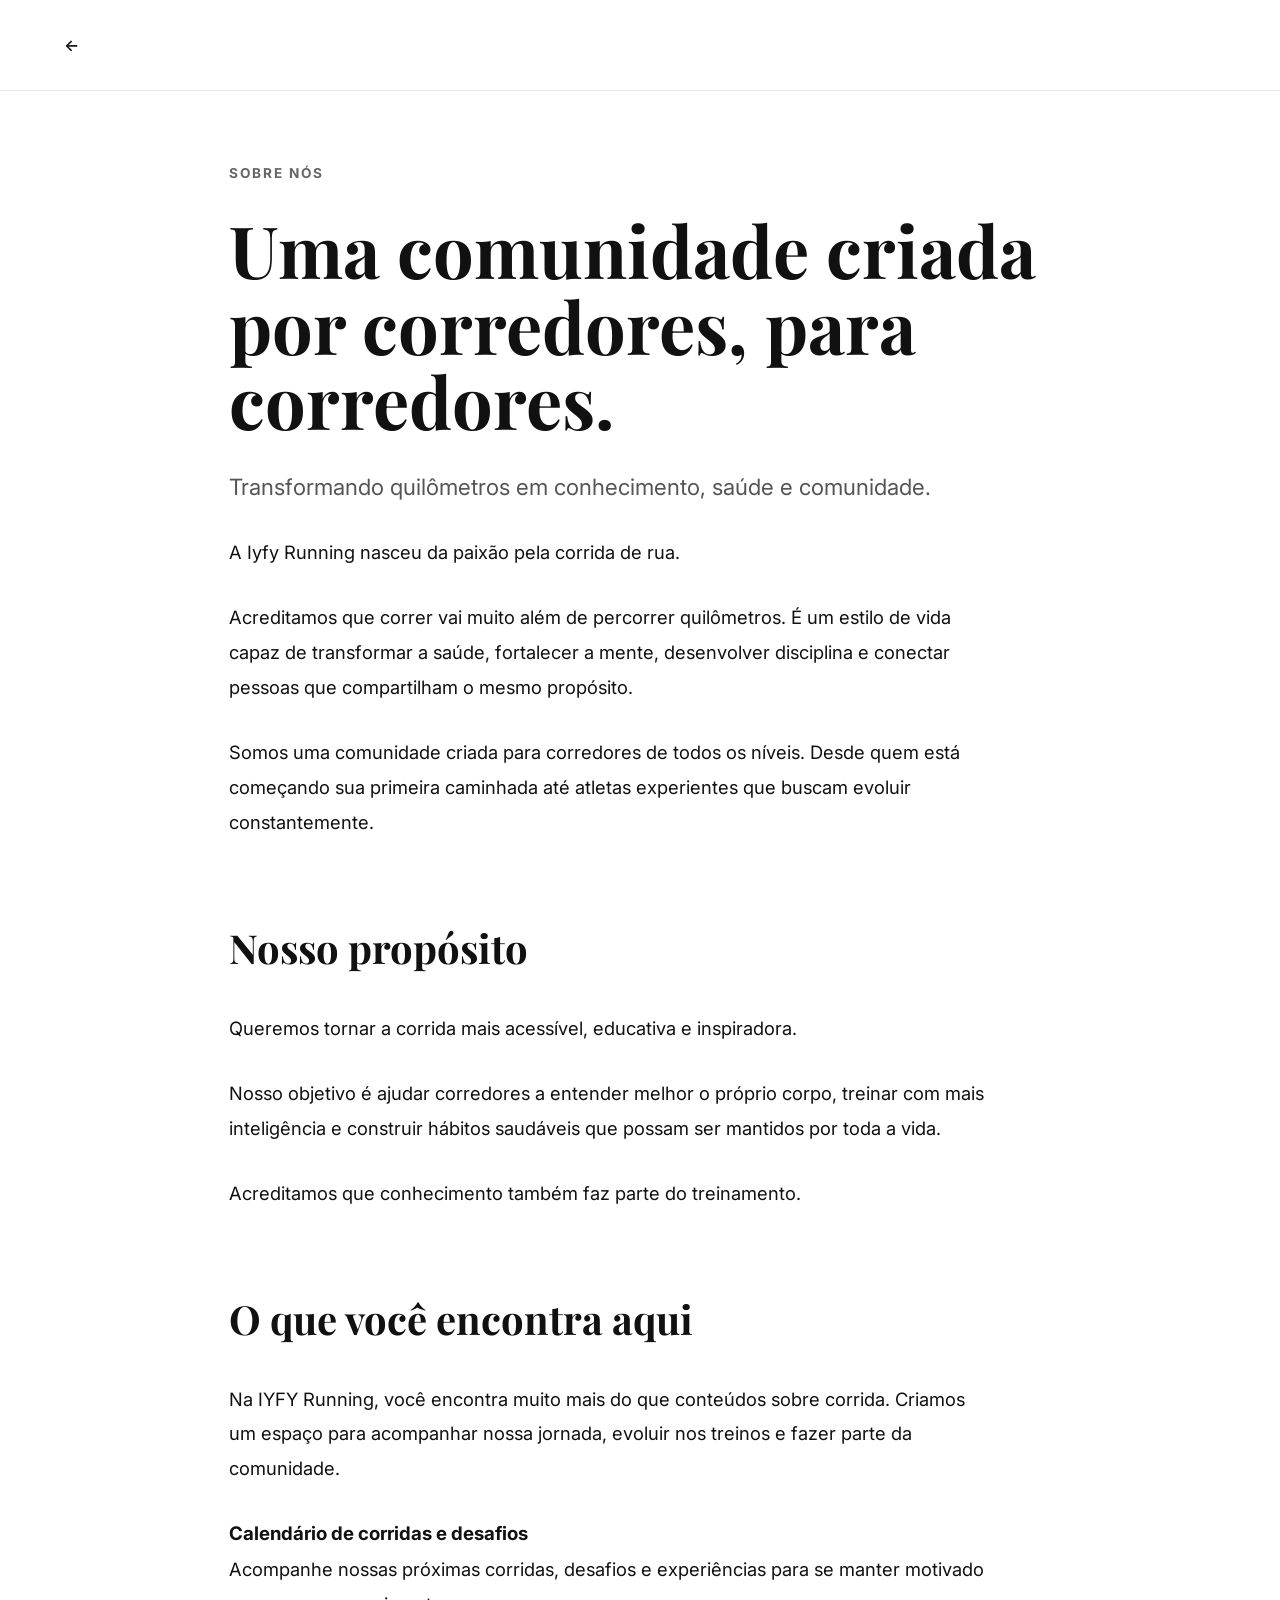
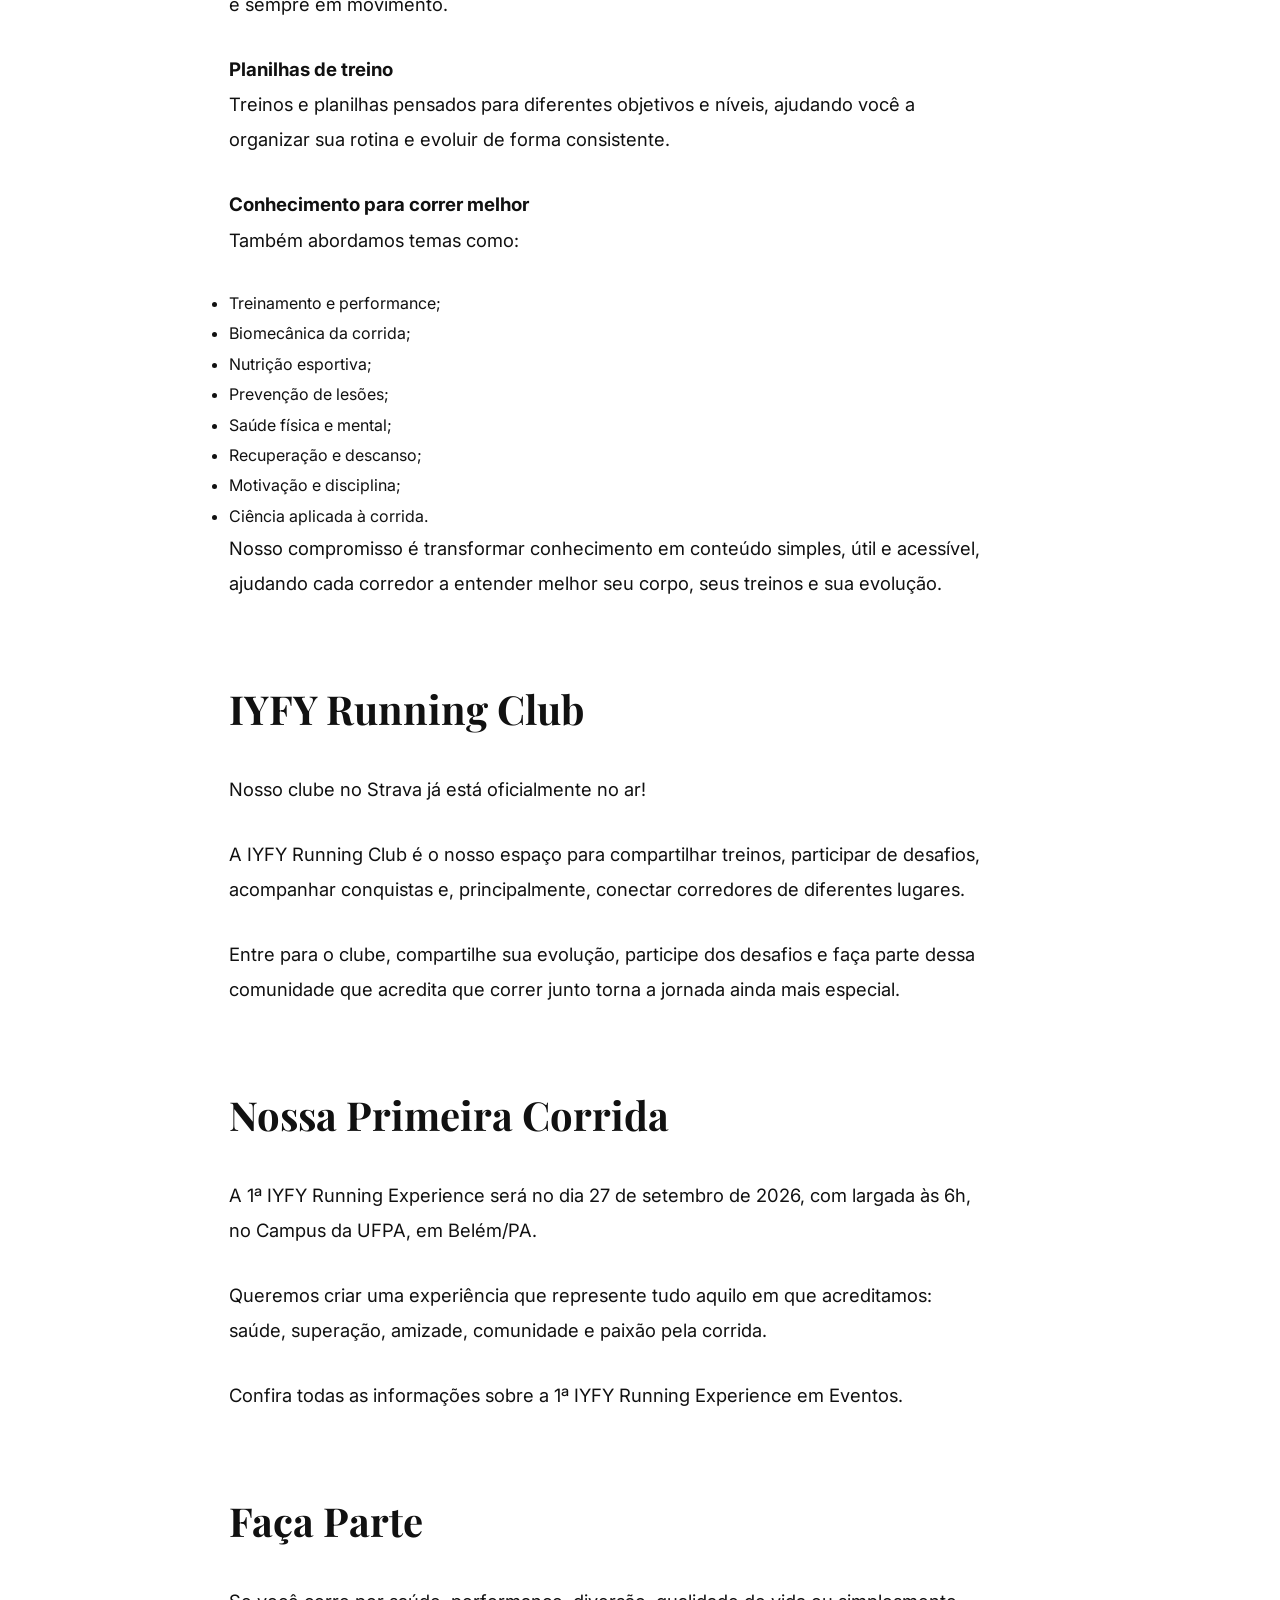
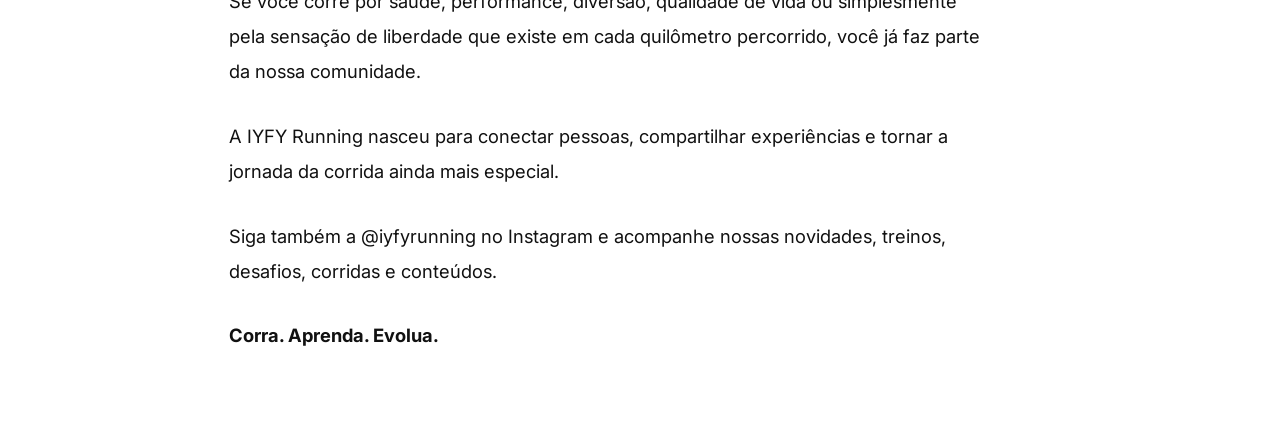
<file: sobre.html>
<!DOCTYPE html>
<html lang="pt-BR">

<head>

<meta charset="UTF-8">
<meta name="viewport" content="width=device-width, initial-scale=1.0">

<title>Sobre nós</title>

<link rel="stylesheet" href="article.css">

<link rel="preconnect" href="https://fonts.googleapis.com">

<link href="https://fonts.googleapis.com/css2?family=Inter:wght@300;400;500;600;700&family=Playfair+Display:wght@500;600;700;800&display=swap" rel="stylesheet">

</head>

<body>

<header class="article-header">

<a href="index.html" class="back-link">
←
</a>

</header>

<main class="article-container">

<div class="article-category">
SOBRE NÓS
</div>

<h1 class="article-title">
Uma comunidade criada por corredores, para corredores.
</h1>

<p class="article-subtitle">
Transformando quilômetros em conhecimento, saúde e comunidade.
</p>


<article class="article-content">

<p>
A Iyfy Running nasceu da paixão pela corrida de rua.
</p>

<p>
Acreditamos que correr vai muito além de percorrer quilômetros. É um estilo de vida capaz de transformar a saúde, fortalecer a mente, desenvolver disciplina e conectar pessoas que compartilham o mesmo propósito.
</p>

<p>
Somos uma comunidade criada para corredores de todos os níveis. Desde quem está começando sua primeira caminhada até atletas experientes que buscam evoluir constantemente.
</p>

<h2>Nosso propósito</h2>

<p>
Queremos tornar a corrida mais acessível, educativa e inspiradora.
</p>

<p>
Nosso objetivo é ajudar corredores a entender melhor o próprio corpo, treinar com mais inteligência e construir hábitos saudáveis que possam ser mantidos por toda a vida.
</p>

<p>
Acreditamos que conhecimento também faz parte do treinamento.
</p>

<h2>O que você encontra aqui</h2>

<p>
Na IYFY Running, você encontra muito mais do que conteúdos sobre corrida. Criamos um espaço para acompanhar nossa jornada, evoluir nos treinos e fazer parte da comunidade.
</p>

<h3>Calendário de corridas e desafios</h3>
<p>
Acompanhe nossas próximas corridas, desafios e experiências para se manter motivado e sempre em movimento.
</p>

<h3>Planilhas de treino</h3>
<p>Treinos e planilhas pensados para diferentes objetivos e níveis, ajudando você a organizar sua rotina e evoluir de forma consistente.</p>

<h3>Conhecimento para correr melhor</h3>
<p>Também abordamos temas como:</p>

<ul>
<li>Treinamento e performance;</li>
<li>Biomecânica da corrida;</li>
<li>Nutrição esportiva;</li>
<li>Prevenção de lesões;</li>
<li>Saúde física e mental;</li>
<li>Recuperação e descanso;</li>
<li>Motivação e disciplina;</li>
<li>Ciência aplicada à corrida.</li>
</ul>

<p>
Nosso compromisso é transformar conhecimento em conteúdo simples, útil e acessível, ajudando cada corredor a entender melhor seu corpo, seus treinos e sua evolução.
</p>

<h2>IYFY Running Club</h2>

<p>
Nosso clube no Strava já está oficialmente no ar!
</p>

<p>
A IYFY Running Club é o nosso espaço para compartilhar treinos, participar de desafios, acompanhar conquistas e, principalmente, conectar corredores de diferentes lugares.
</p>

<p>
Entre para o clube, compartilhe sua evolução, participe dos desafios e faça parte dessa comunidade que acredita que correr junto torna a jornada ainda mais especial.
</p>

<h2>Nossa Primeira Corrida</h2>

<p>
A 1ª IYFY Running Experience será no dia 27 de setembro de 2026, com largada às 6h, no Campus da UFPA, em Belém/PA.
</p>

<p>
Queremos criar uma experiência que represente tudo aquilo em que acreditamos: saúde, superação, amizade, comunidade e paixão pela corrida.
</p>

<p>
Confira todas as informações sobre a 1ª IYFY Running Experience em Eventos.
</p>

<h2>Faça Parte</h2>

<p>
Se você corre por saúde, performance, diversão, qualidade de vida ou simplesmente pela sensação de liberdade que existe em cada quilômetro percorrido, você já faz parte da nossa comunidade.
</p>

<p>
A IYFY Running nasceu para conectar pessoas, compartilhar experiências e tornar a jornada da corrida ainda mais especial.
</p>

<p>
Siga também a @iyfyrunning no Instagram e acompanhe nossas novidades, treinos, desafios, corridas e conteúdos.
</p>

<p>
<strong>Corra. Aprenda. Evolua.</strong>
</p>

</article>

</main>

</body>

</html>
</file>
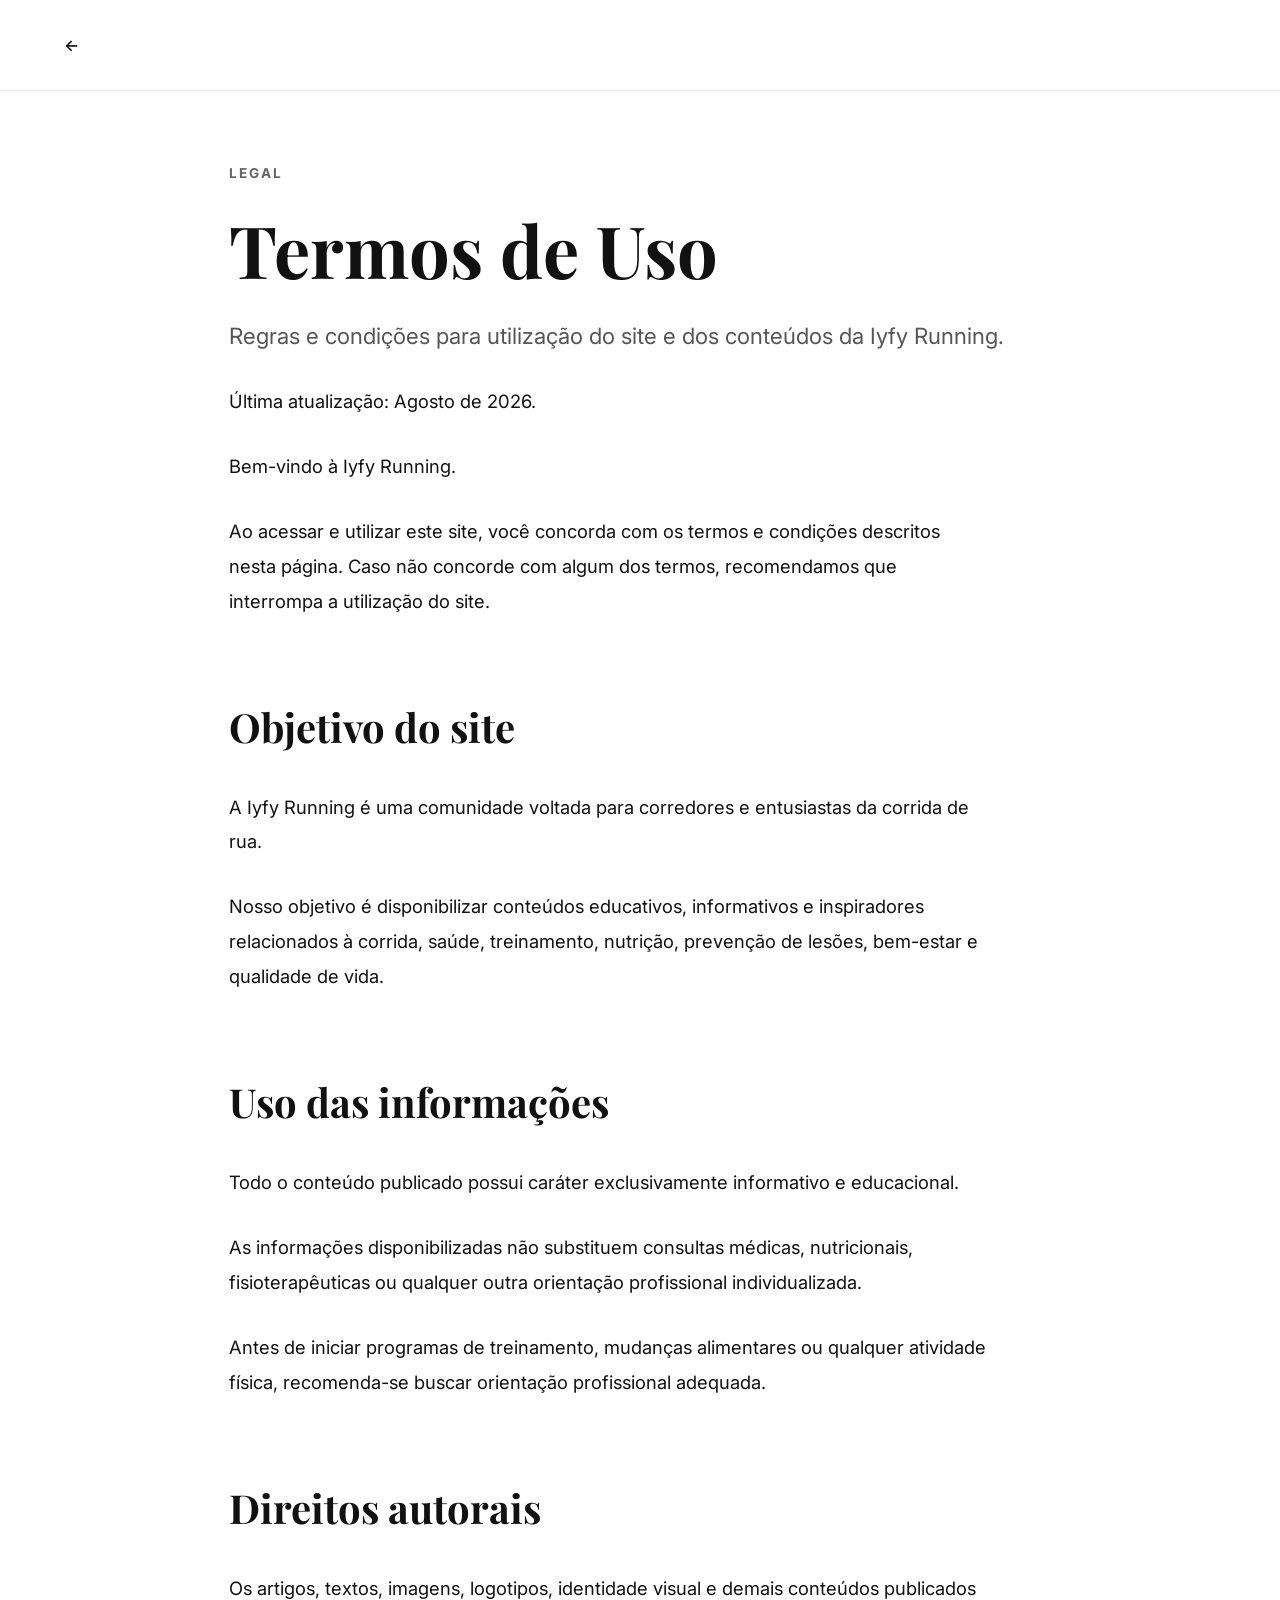
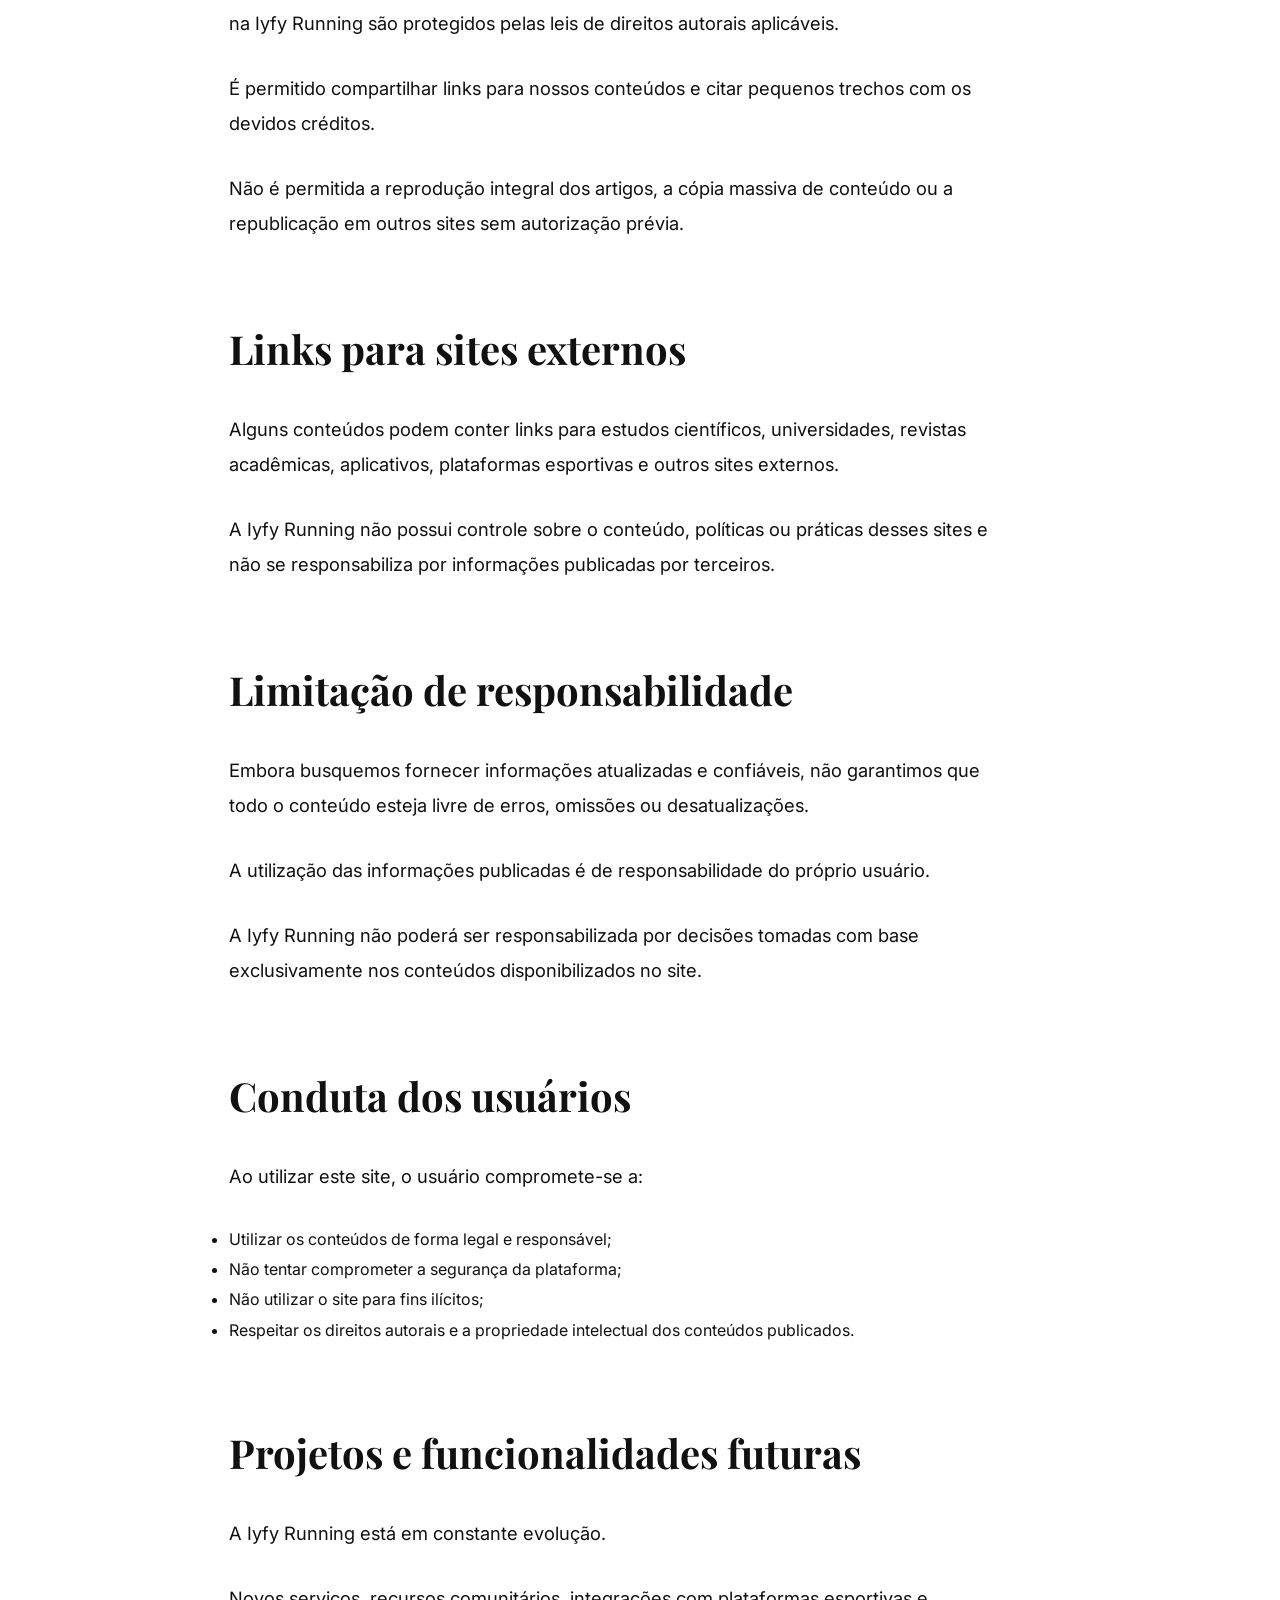
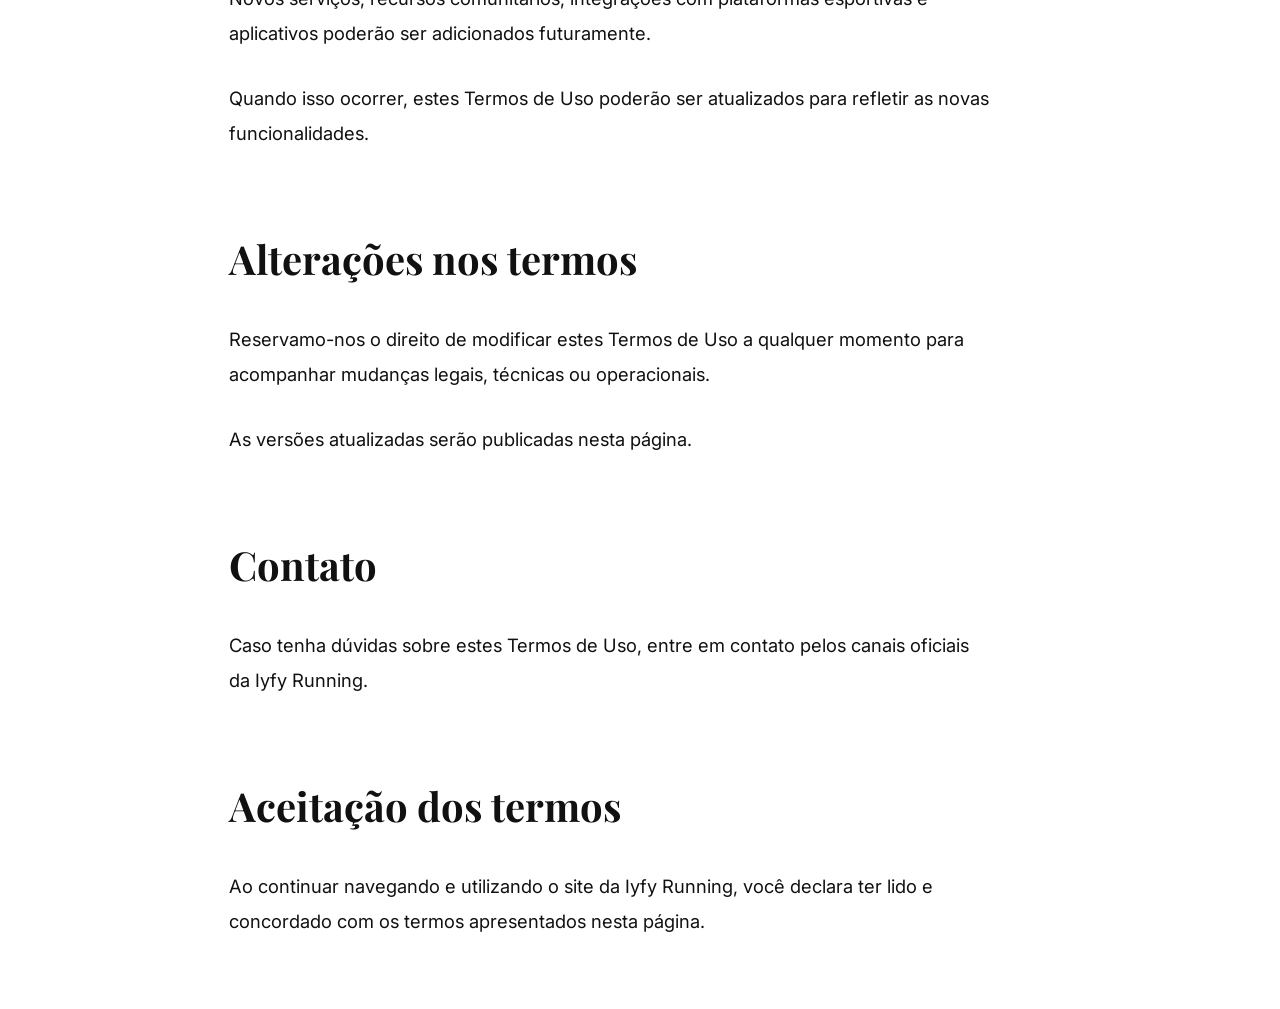
<file: termos.html>
<!DOCTYPE html>
<html lang="pt-BR">

<head>

<meta charset="UTF-8">
<meta name="viewport" content="width=device-width, initial-scale=1.0">

<title>Termos de Uso</title>

<link rel="stylesheet" href="article.css">

<link rel="preconnect" href="https://fonts.googleapis.com">

<link href="https://fonts.googleapis.com/css2?family=Inter:wght@300;400;500;600;700&family=Playfair+Display:wght@500;600;700;800&display=swap" rel="stylesheet">

</head>

<body>

<header class="article-header">

<a href="index.html" class="back-link">
←
</a>

</header>

<main class="article-container">

<div class="article-category">
LEGAL
</div>

<h1 class="article-title">
Termos de Uso
</h1>

<p class="article-subtitle">
Regras e condições para utilização do site e dos conteúdos da Iyfy Running.
</p>

<article class="article-content">

<p>
Última atualização: Agosto de 2026.
</p>

<p>
Bem-vindo à Iyfy Running.
</p>

<p>
Ao acessar e utilizar este site, você concorda com os termos e condições descritos nesta página. Caso não concorde com algum dos termos, recomendamos que interrompa a utilização do site.
</p>

<h2>Objetivo do site</h2>

<p>
A Iyfy Running é uma comunidade voltada para corredores e entusiastas da corrida de rua.
</p>

<p>
Nosso objetivo é disponibilizar conteúdos educativos, informativos e inspiradores relacionados à corrida, saúde, treinamento, nutrição, prevenção de lesões, bem-estar e qualidade de vida.
</p>

<h2>Uso das informações</h2>

<p>
Todo o conteúdo publicado possui caráter exclusivamente informativo e educacional.
</p>

<p>
As informações disponibilizadas não substituem consultas médicas, nutricionais, fisioterapêuticas ou qualquer outra orientação profissional individualizada.
</p>

<p>
Antes de iniciar programas de treinamento, mudanças alimentares ou qualquer atividade física, recomenda-se buscar orientação profissional adequada.
</p>

<h2>Direitos autorais</h2>

<p>
Os artigos, textos, imagens, logotipos, identidade visual e demais conteúdos publicados na Iyfy Running são protegidos pelas leis de direitos autorais aplicáveis.
</p>

<p>
É permitido compartilhar links para nossos conteúdos e citar pequenos trechos com os devidos créditos.
</p>

<p>
Não é permitida a reprodução integral dos artigos, a cópia massiva de conteúdo ou a republicação em outros sites sem autorização prévia.
</p>

<h2>Links para sites externos</h2>

<p>
Alguns conteúdos podem conter links para estudos científicos, universidades, revistas acadêmicas, aplicativos, plataformas esportivas e outros sites externos.
</p>

<p>
A Iyfy Running não possui controle sobre o conteúdo, políticas ou práticas desses sites e não se responsabiliza por informações publicadas por terceiros.
</p>

<h2>Limitação de responsabilidade</h2>

<p>
Embora busquemos fornecer informações atualizadas e confiáveis, não garantimos que todo o conteúdo esteja livre de erros, omissões ou desatualizações.
</p>

<p>
A utilização das informações publicadas é de responsabilidade do próprio usuário.
</p>

<p>
A Iyfy Running não poderá ser responsabilizada por decisões tomadas com base exclusivamente nos conteúdos disponibilizados no site.
</p>

<h2>Conduta dos usuários</h2>

<p>
Ao utilizar este site, o usuário compromete-se a:
</p>

<ul>

<li>Utilizar os conteúdos de forma legal e responsável;</li>

<li>Não tentar comprometer a segurança da plataforma;</li>

<li>Não utilizar o site para fins ilícitos;</li>

<li>Respeitar os direitos autorais e a propriedade intelectual dos conteúdos publicados.</li>

</ul>

<h2>Projetos e funcionalidades futuras</h2>

<p>
A Iyfy Running está em constante evolução.
</p>

<p>
Novos serviços, recursos comunitários, integrações com plataformas esportivas e aplicativos poderão ser adicionados futuramente.
</p>

<p>
Quando isso ocorrer, estes Termos de Uso poderão ser atualizados para refletir as novas funcionalidades.
</p>

<h2>Alterações nos termos</h2>

<p>
Reservamo-nos o direito de modificar estes Termos de Uso a qualquer momento para acompanhar mudanças legais, técnicas ou operacionais.
</p>

<p>
As versões atualizadas serão publicadas nesta página.
</p>

<h2>Contato</h2>

<p>
Caso tenha dúvidas sobre estes Termos de Uso, entre em contato pelos canais oficiais da Iyfy Running.
</p>

<h2>Aceitação dos termos</h2>

<p>
Ao continuar navegando e utilizando o site da Iyfy Running, você declara ter lido e concordado com os termos apresentados nesta página.
</p>

</article>

</main>

</body>

</html>
</file>
<file: style.css>
:root {
--background: #f4f1e9;
--text: #171714;
--muted: black;
--line: rgba(23, 23, 20, 0.25);
}

* {
box-sizing: border-box;
}

html {
scroll-behavior: smooth;
}

body {
margin: 0;
background: white;
color: var(--text);
font-family: "DM Sans", sans-serif;
-webkit-font-smoothing: antialiased;
}

a {
color: inherit;
text-decoration: none;
}

button,
input {
font: inherit;
}

/* HEADER */

.header {
height: 76px;
padding: 0 4.2%;
display: grid;
grid-template-columns: 1fr auto 1fr;
align-items: center;
gap: 25px;
position: relative;
z-index: 10;
background: white;
}

.navigation {
display: flex;
align-items: center;
gap: clamp(16px, 2.5vw, 38px);
}

.navigation a {
font-family: "Playfair Display", serif;
font-size: 14px;
transition: opacity 0.25s;
}

.navigation a:hover,
.header-right a:hover {
opacity: 0.55;
}

.logo,
.footer-logo {
font-size: clamp(17px, 2vw, 26px);
font-weight: 700;
letter-spacing: 0.045em;
white-space: nowrap;
text-align: center;
}

.header-right {
display: flex;
justify-content: flex-end;
align-items: center;
gap: 24px;
}

.world-link {
font-size: 11px;
font-weight: 700;
}

.search-link {
font-size: 24px;
}

.menu-toggle {
display: none;
}

/* HERO */

.hero {
height: min(760px, calc(100svh - 76px));
min-height: 560px;
position: relative;
overflow: hidden;
color: white;
background: #55554d;
}

.hero-image {
position: absolute;
inset: 0;
width: 100%;
height: 100%;
object-fit: cover;
object-position: center;
transition: transform 1.2s ease;
}

.hero:hover .hero-image {
transform: scale(1.025);
}

.hero-overlay {
position: absolute;
inset: 0;
background:
linear-gradient(
90deg,
rgba(0, 0, 0, 0.4),
transparent 85%
),
linear-gradient(
0deg,
rgba(0, 0, 0, 0.3),
transparent 55%
);
}

.hero-content {
position: absolute;
right: 8%;
bottom: 11%;
max-width: 620px;
}

.eyebrow {
font-size: 10px;
font-weight: 700;
letter-spacing: 0.16em;
margin: 0 0 17px;
}

.hero h1,
.feature-content h2 {
font-size: clamp(42px, 5.2vw, 76px);
line-height: 0.92;
letter-spacing: -0.055em;
font-weight: 700;
margin: 0 0 27px;
}

.discover-link {
display: inline-flex;
align-items: center;
gap: 22px;
width: fit-content;
padding-bottom: 8px;
border-bottom: 1px solid currentColor;
font-family: "Playfair Display", serif;
font-style: normal;
font-size: 15px;
transition: gap 0.25s;
}

.discover-link:hover {
gap: 31px;
}

.hero-counter {
position: absolute;
bottom: 5%;
left: 4.2%;
font-size: 10px;
letter-spacing: 0.1em;
}

.hero-counter span {
margin: 0 8px;
}

.hero-side {
position: absolute;
right: 4%;
top: 45%;
writing-mode: vertical-rl;
font-size: 9px;
letter-spacing: 0.18em;
}

/* FEATURE GALLERY */

.feature-grid {
display: grid;
grid-template-columns: 1fr 1fr;
}

.feature-card {
height: min(59vw, 720px);
min-height: 500px;
position: relative;
overflow: hidden;
display: block;
color: white;
background: #777;
}

.feature-card > img {
position: absolute;
inset: 0;
width: 100%;
height: 100%;
object-fit: cover;
transition: transform 0.9s ease;
}

.feature-card:hover > img {
transform: scale(1.04);
}

.feature-overlay {
position: absolute;
inset: 0;
background: linear-gradient(
0deg,
rgba(0, 0, 0, 0.48),
transparent 75%
);
}

.green-overlay {
background:
linear-gradient(
0deg,
rgba(0, 0, 0, 0.45),
transparent 80%
),
rgba(168, 184, 0, 0.15);
mix-blend-mode: multiply;
}

.feature-content {
position: absolute;
left: 8%;
right: 6%;
bottom: 10%;
}

.feature-content .eyebrow {
margin-bottom: 12px;
}

.feature-content h2 {
font-size: clamp(34px, 4vw, 58px);
margin-bottom: 13px;
}

.feature-description {
font-family: "Playfair Display", serif;
font-size: 15px;
margin-bottom: 24px;
}

.feature-content .discover-link {
font-size: 13px;
}

/* MANIFESTO */

.manifesto {
padding: 125px 20px 135px;
text-align: center;
}

.manifesto .eyebrow {
margin-bottom: 25px;
}

.manifesto h2,
.newsletter h2 {
font-family: "Playfair Display", serif;
font-size: clamp(31px, 4.3vw, 61px);
font-weight: 400;
line-height: 1.12;
letter-spacing: -0.045em;
margin: 0 auto 28px;
}

.manifesto h2 em,
.newsletter h2 em {
font-weight: 400;
}

.dark-link {
display: inline-block;
font-family: "Playfair Display", serif;
font-style: normal;
font-size: 14px;
padding-bottom: 7px;
border-bottom: 1px solid currentColor;
}

/* JOURNAL */

.journal {
padding: 0 4.2% 120px;
}

.section-heading {
display: flex;
justify-content: space-between;
align-items: end;
margin-bottom: 32px;
}

.section-heading .eyebrow {
margin-bottom: 10px;
}

.section-heading h2 {
font-family: "Playfair Display", serif;
font-weight: 400;
font-size: clamp(28px, 3.4vw, 45px);
letter-spacing: -0.04em;
margin: 0;
}

.journal-grid {
display: grid;
grid-template-columns: repeat(3, minmax(0, 1fr));
gap: 18px;
}

.journal-card {
min-width: 0;
}

.journal-image {
display: block;
aspect-ratio: 1.15 / 1;
overflow: hidden;
background: #ddd;
}

.journal-image img {
width: 100%;
height: 100%;
display: block;
object-fit: cover;
transition: transform 0.7s ease;
}

.journal-card:hover img {
transform: scale(1.035);
}

.journal-meta {
font-size: 9px;
letter-spacing: 0.12em;
color: var(--muted);
margin: 18px 0 9px;
}

.journal-card h3 {
font-family: "Playfair Display", serif;
font-size: clamp(19px, 2vw, 26px);
font-weight: 400;
line-height: 1.2;
margin: 0;
}

/* NEWSLETTER */

.newsletter {
background: #d7d8c9;
text-align: center;
padding: 90px 20px 75px;
}

.newsletter h2 {
font-size: clamp(32px, 4vw, 54px);
margin-bottom: 35px;
}

.newsletter-form {
display: flex;
max-width: 430px;
margin: 0 auto;
border-bottom: 1px solid var(--text);
}

.newsletter-form input {
flex: 1;
min-width: 0;
border: 0;
outline: none;
background: transparent;
padding: 14px 0;
font-size: 12px;
}

.newsletter-form button {
border: 0;
background: transparent;
padding-left: 20px;
font-size: 10px;
font-weight: 700;
letter-spacing: 0.08em;
cursor: pointer;
}

.form-message {
font-size: 12px;
min-height: 16px;
}

/* FOOTER */

.footer {
background: #171714;
color: var(--background);
padding: 55px 4.2% 24px;
}

.footer-top {
display: flex;
justify-content: space-between;
align-items: flex-start;
padding-bottom: 50px;
border-bottom: 1px solid rgba(244, 241, 233, 0.28);
}

.footer-logo {
font-size: clamp(20px, 2.4vw, 31px);
}

.footer-tagline {
font-family: "Playfair Display", serif;
font-size: 17px;
line-height: 1.4;
margin: 0;
}

.back-top {
font-size: 9px;
letter-spacing: 0.12em;
padding-bottom: 7px;
border-bottom: 1px solid currentColor;
}

.footer-columns {
display: grid;
grid-template-columns: 1fr 1fr 1.2fr 1.6fr;
gap: 25px;
padding: 38px 0 60px;
}

.footer-column {
display: flex;
flex-direction: column;
align-items: flex-start;
gap: 13px;
}

.footer-label {
font-size: 9px;
letter-spacing: 0.12em;
opacity: 0.6;
margin: 0 0 8px;
}

.footer-column a {
font-family: "Playfair Display", serif;
font-size: 14px;
transition: opacity 0.2s;
}

.footer-column a:hover,
.footer-bottom a:hover {
opacity: 0.55;
}

.footer-note {
justify-self: end;
text-align: right;
font-family: "Playfair Display", serif;
font-style: normal;
font-size: 20px;
line-height: 1.35;
}

.footer-bottom {
display: flex;
justify-content: space-between;
align-items: center;
gap: 18px;
border-top: 1px solid rgba(244, 241, 233, 0.28);
padding-top: 20px;
color: rgba(244, 241, 233, 0.7);
font-size: 9px;
letter-spacing: 0.1em;
}

.footer-bottom div {
display: flex;
gap: 20px;
}

/* RESPONSIVE */

@media (max-width: 900px) {
.header {
padding: 0 22px;
gap: 15px;
}

.navigation {
gap: 13px;
}

.navigation a {
font-size: 12px;
}

.world-link {
display: none;
}

.feature-card {
min-height: 430px;
}

.footer-columns {
grid-template-columns: repeat(2, 1fr);
row-gap: 35px;
}

.footer-note {
justify-self: start;
text-align: left;
}
}

@media (max-width: 640px) {
.header {
height: 64px;
grid-template-columns: 30px 1fr 30px;
padding: 0 18px;
gap: 8px;
}

.menu-toggle {
display: flex;
width: 26px;
height: 26px;
flex-direction: column;
justify-content: center;
gap: 6px;
background: transparent;
border: 0;
cursor: pointer;
}

.menu-toggle span {
display: block;
width: 21px;
height: 1px;
background: var(--text);
}

.navigation {
display: none;
position: absolute;
top: 64px;
left: 0;
right: 0;
padding: 25px 22px;
background: white;
border-top: 1px solid var(--line);
flex-direction: column;
align-items: flex-start;
gap: 22px;
}

.navigation.open {
display: flex;
}

.navigation a {
font-size: 17px;
}

.logo {
font-size: 16px;
letter-spacing: 0.025em;
}

.header-right {
justify-content: flex-end;
}

.search-link {
font-size: 21px;
}

.hero {
height: 82svh;
min-height: 570px;
max-height: 760px;
}

.hero-image {
object-position: 55% center;
}

.hero-overlay {
background: linear-gradient(
0deg,
rgba(0, 0, 0, 0.55),
transparent 80%
);
}

.hero-content {
left: 22px;
right: 20px;
bottom: 13%;
}

.hero h1 {
font-size: clamp(42px, 11.5vw, 61px);
}

.hero-side {
display: none;
}

.feature-grid {
grid-template-columns: 1fr;
}

.feature-card {
height: 115vw;
min-height: 430px;
max-height: 620px;
}

.feature-content {
left: 24px;
bottom: 9%;
}

.feature-content h2 {
font-size: clamp(38px, 10vw, 54px);
}

.manifesto {
padding: 90px 22px 100px;
}

.manifesto h2 {
font-size: 34px;
}

.journal {
padding: 0 20px 85px;
}

.section-heading {
display: block;
}

.section-heading .dark-link {
margin-top: 20px;
}

.journal-grid {
grid-template-columns: 1fr;
gap: 32px;
}

.journal-image {
aspect-ratio: 1.12 / 1;
}

.journal-card h3 {
font-size: 25px;
}

.newsletter {
padding: 75px 22px 65px;
}

.newsletter h2 {
font-size: 36px;
}

.footer {
padding: 40px 22px 22px;
}

.footer-top {
display: grid;
grid-template-columns: 1fr auto;
gap: 20px;
padding-bottom: 35px;
}

.footer-tagline {
grid-column: 1;
grid-row: 2;
}

.back-top {
grid-column: 2;
grid-row: 1;
}

.footer-columns {
grid-template-columns: 1fr 1fr;
gap: 35px 18px;
padding: 30px 0 45px;
}

.footer-note {
font-size: 17px;
}

.footer-bottom {
flex-wrap: wrap;
font-size: 8px;
}

.footer-bottom > span:last-child {
width: 100%;
}
}

.footer-column a {
  display: flex;
  align-items: center;
  gap: 10px;
}

.footer-column a i {
  font-size: 16px;
  width: 18px;
  text-align: center;
  transition: transform 0.3s ease;
}

.footer-column a:hover i {
  transform: translateY(-2px);
}
</file>
<file: article.css>
*{
margin:0;
padding:0;
box-sizing:border-box;
}

body{

font-family:'Inter',sans-serif;

background:#fff;

color:#111;

line-height:1.9;
}

.article-header{

padding:30px 5%;

border-bottom:1px solid #ececec;
}

.back-link{

text-decoration:none;

color:#111;

font-weight:600;
}

.article-container{

max-width:950px;

margin:70px auto;

padding:0 5%;
}

.article-category{

color:#666666;

font-size:.85rem;

font-weight:700;

letter-spacing:2px;

text-transform:uppercase;

margin-bottom:25px;
}

.article-title{

font-family:'Playfair Display',serif;

font-size:4.5rem;

line-height:1.05;

font-weight:700;

margin-bottom:30px;
}

.article-subtitle{

font-size:1.4rem;

color:#555;

line-height:1.6;

margin-bottom:30px;

max-width:850px;
}

.article-meta{

font-size:.95rem;

color:#777;

margin-bottom:50px;
}

.article-image{

margin-bottom:60px;
}

.article-image img{

width:100%;

height:auto;

display:block;
}

.article-image figcaption{

font-size:.85rem;

color:#777;

margin-top:12px;
}

.article-content{

max-width:760px;
}

.article-content p{

font-size:1.15rem;

margin-bottom:30px;
}

.article-content h2{

font-family:'Playfair Display',serif;

font-size:2.5rem;

margin-top:70px;

margin-bottom:25px;
}

@media(max-width:900px){

.article-title{

font-size:3rem;
}

.article-subtitle{

font-size:1.15rem;
}

.article-content p{

font-size:1.05rem;
}

.article-content h2{

font-size:2rem;
}

}

@media(max-width:600px){

.article-title{

font-size:2.3rem;
}

}
</file>
<file: style2.css>
/* Variáveis de estilo para facilitar manutenção */
:root {
    --bg-primary: #ffffff;
    --bg-secondary: black;
    --text-color: black;
    --text-muted: white;
    --accent-color: #ffffff; /* Tom verde/amarelo neon esportivo */
    --card-bg: black;
    --border-color: white;
    --font-family: 'Segoe UI', Tahoma, Geneva, Verdana, sans-serif;
}

* {
    margin: 0;
    padding: 0;
    box-sizing: border-box;
}

body {
    background-color: white;
    color: var(--text-color);
    font-family: var(--font-family);
    line-height: 1.6;
}

.container {
    max-width: 1200px;
    margin: 0 auto;
    padding: 0 20px;
}

/* Header / Navbar */
.navbar {
    background-color: white;
    border-bottom: 1px solid var(--border-color);
    position: sticky;
    top: 0;
    z-index: 100;
}

.header-container {
    display: flex;
    justify-content: space-between;
    align-items: center;
    height: 70px;
}

.logo {
    font-size: 1.5rem;
    font-weight: 800;
    letter-spacing: 1.5px;
    color: black;
}

.logo span {
    color: black;
}

.menu a {
    color: black;
    text-decoration: none;
    margin-right: 20px;
    font-weight: 600;
    font-size: 0.95rem;
    transition: color 0.3s;
}

.menu a:hover, .menu a.active {
    color: black;
}

.btn-primary {
    background-color: black;
    color: white;
    border: none;
    padding: 10px 20px;
    font-weight: bold;
    cursor: pointer;
    border-radius: 4px;
    transition: transform 0.2s, background-color 0.2s;
}

.btn-primary:hover {
    transform: translateY(-2px);
    background-color: black;
}

/* Hero Section */
.hero {
    background: linear-gradient(rgba(0,0,0,0.7), rgba(0,0,0,0.85)), url('logocalendario.jpeg') center/cover;
    padding: 80px 0;
    text-align: center;
}

.hero h1 {
    font-size: 2.8rem;
    font-weight: 800;
    margin-bottom: 10px;
    text-transform: uppercase;
    color: white;
}

.hero p {
    color: white;
    font-size: 1.2rem;
}

/* Filtros */
.filters-section {
    background-color: black;
    padding: 20px 0;
    border-bottom: 1px solid black;
}

.filters-container {
    display: flex;
    justify-content: space-between;
    gap: 15px;
    flex-wrap: wrap;
}

.search-box {
    position: relative;
    flex: 1;
    min-width: 280px;
}

.search-box i {
    position: absolute;
    left: 15px;
    top: 50%;
    transform: translateY(-50%);
    color: gray;
}

.search-box input {
    width: 100%;
    padding: 12px 15px 12px 45px;
    background-color: white;
    border: 1px solid white;
    border-radius: 6px;
    color: black;
    font-size: 0.95rem;
}

.filter-options {
    display: flex;
    gap: 10px;
    color: green;
}

.filter-options select {
    padding: 12px 15px;
    background-color: white;
    border: 1px solid white;
    border-radius: 6px;
    color: gray;
    cursor: pointer;
}

/* Grid de Eventos */
.main-content {
    padding: 40px 20px;
}

.section-title {
    font-size: 1.8rem;
    margin-bottom: 30px;
    border-left: 4px solid var(--accent-color);
    padding-left: 15px;
}

.events-grid {
    display: grid;
    grid-template-columns: repeat(auto-fit, minmax(320px, 1fr));
    gap: 30px;
}

/* Card Individual */
.event-card {
    background-color: var(--card-bg);
    border-radius: 8px;
    overflow: hidden;
    border: 1px solid var(--border-color);
    transition: transform 0.3s, box-shadow 0.3s;
    display: flex;
    flex-direction: column;
}

.event-card:hover {
    transform: translateY(-5px);
    box-shadow: 0 10px 20px rgba(0,0,0,0.5);
    border-color: #444;
}

.card-image {
    width: 100%;
    aspect-ratio: 1 / 1; /* Força a área da imagem a ser um quadrado perfeito (1:1) */
    background-size: cover;
    background-position: center;
    position: relative;
}

.badge {
    position: absolute;
    top: 15px;
    left: 15px;
    padding: 5px 10px;
    font-size: 0.75rem;
    font-weight: bold;
    text-transform: uppercase;
    border-radius: 3px;
}

.badge-inscricoes {
    background-color: var(--accent-color);
    color: black;
}

.badge-breve {
    background-color: black;
    color: #fff;
}

.card-body {
    padding: 20px;
    display: flex;
    flex-direction: column;
    flex-grow: 1;
}

.event-date {
    font-size: 0.85rem;
    color: var(--accent-color);
    font-weight: 600;
    margin-bottom: 10px;
}

.event-title {
    font-size: 1.2rem;
    font-weight: 700;
    margin-bottom: 10px;
    line-height: 1.4;
    color: white;
}

.event-details {
    font-size: 0.9rem;
    color: white;
    margin-bottom: 15px;
}

.event-distances {
    display: flex;
    gap: 8px;
    margin-bottom: 20px;
    color: white;
}

.event-distances span {
    background-color: black;
    padding: 4px 10px;
    font-size: 0.8rem;
    border-radius: 12px;
    font-weight: 600;
}

.card-footer {
    margin-top: auto;
    display: flex;
    justify-content: space-between;
    align-items: center;
    border-top: 1px solid var(--border-color);
    padding-top: 15px;
}

.price {
    font-size: 0.85rem;
    color: var(--text-muted);
}

.price strong {
    display: block;
    font-size: 1.1rem;
    color: #fff;
}

.btn-card {
    background-color: transparent;
    color: var(--accent-color);
    border: 1px solid var(--accent-color);
    padding: 8px 15px;
    text-decoration: none;
    font-weight: bold;
    font-size: 0.85rem;
    border-radius: 4px;
    transition: background-color 0.2s, color 0.2s;
}

.btn-card:hover {
    background-color: var(--accent-color);
    color: black;
}

.btn-card.disabled {
    border-color: #444;
    color: var(--text-muted);
    cursor: not-allowed;
}

.btn-card.disabled:hover {
    background-color: transparent;
    color: var(--text-muted);
}

/* Footer */
footer {
    text-align: center;
    padding: 40px 0;
    border-top: 1px solid white;
    margin-top: 50px;
    font-size: 0.9rem;
    color: black;
}

/* Classe utilitária para esconder os cards de forma limpa no grid */
.event-card.hidden {
    display: none !important;
}

/* Animação suave ao revelar os cards filtrados */
.fade-in {
    animation: fadeInSmooth 0.4s ease forwards;
}

@keyframes fadeInSmooth {
    from {
        opacity: 0;
        transform: translateY(10px);
    }
    to {
        opacity: 1;
        transform: translateY(0);
    }
}

/* ==========================================
   MEDIA QUERIES (RESPONSIVIDADE)
   ========================================== */

/* --- TABLETS E TELAS MÉDIAS (Até 768px) --- */
@media (max-width: 768px) {
    /* Ajustes do Banner Hero */
    .hero {
        padding: 60px 20px;
    }

    .hero h1 {
        font-size: 2.2rem;
    }

    .hero p {
        font-size: 1.1rem;
    }

    /* Alinhamento dos Filtros */
    .filters-container {
        flex-direction: column;
        gap: 12px;
    }

    .search-box {
        width: 100%;
        min-width: unset;
    }

    .filter-options {
        width: 100%;
    }

    .filter-options select {
        flex: 1; /* Faz os selects dividirem o espaço igualmente */
    }
}

/* --- CELULARES (Até 576px) --- */
@media (max-width: 576px) {
    /* Ajustes na Navbar */
    .header-container {
        flex-direction: column;
        height: auto;
        padding: 15px 0;
        gap: 15px;
    }

    .menu {
        display: flex;
        justify-content: center;
        flex-wrap: wrap;
        gap: 10px;
    }

    .menu a {
        margin-right: 0; /* Remove a margem antiga para usar o gap */
        font-size: 0.85rem;
    }

    .btn-primary {
        width: 100%; /* Botão de destaque vira largura total no mobile */
        text-align: center;
    }

    /* Redução de títulos para telas pequenas */
    .hero h1 {
        font-size: 1.8rem;
    }

    .section-title {
        font-size: 1.5rem;
    }

    /* Ajuste fino no Grid de Eventos para celulares bem pequenos */
    .events-grid {
        grid-template-columns: 1fr; /* Força uma coluna única */
        gap: 20px;
    }
    
    /* Evita que botões de filtros quebrem no mobile */
    .filter-options {
        flex-direction: column;
    }
}
</file>
